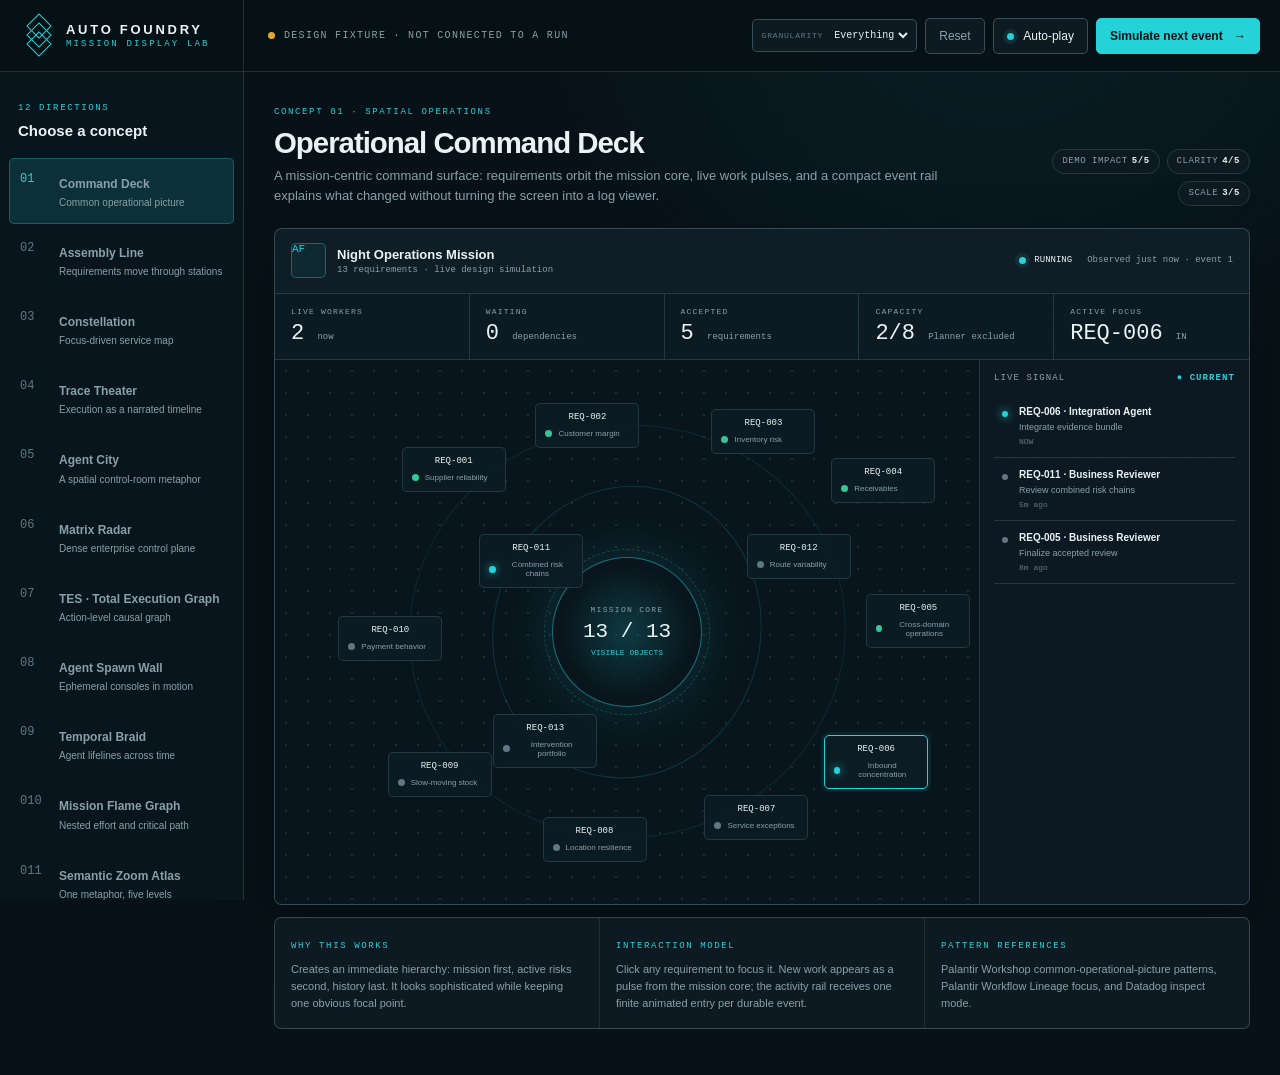
<file: apps/control_center_design_lab/index.html>
<!doctype html>
<html lang="en">
<head>
  <meta charset="utf-8">
  <meta name="viewport" content="width=device-width, initial-scale=1">
  <title>Auto Foundry — Mission Display Design Lab</title>
  <link rel="stylesheet" href="styles.css">
</head>
<body>
  <div class="app-shell">
    <header class="topbar">
      <div class="brand">
        <span class="brand-mark" aria-hidden="true"><i></i><i></i><i></i></span>
        <div>
          <strong>AUTO FOUNDRY</strong>
          <span>MISSION DISPLAY LAB</span>
        </div>
      </div>
      <div class="fixture-note">
        <span class="fixture-dot"></span>
        DESIGN FIXTURE · NOT CONNECTED TO A RUN
      </div>
      <div class="simulation-controls">
        <label class="granularity-control" for="granularity-select">
          <span>GRANULARITY</span>
          <select id="granularity-select" aria-label="Graph granularity">
            <option value="everything" selected>Everything</option>
            <option value="signal">Signal</option>
          </select>
        </label>
        <button class="quiet-button" id="reset-button" type="button">Reset</button>
        <button class="quiet-button is-active" id="autoplay-button" type="button" aria-pressed="true">
          <span class="live-dot"></span> Auto-play
        </button>
        <button class="primary-button" id="next-button" type="button">Simulate next event <span>→</span></button>
      </div>
    </header>

    <aside class="concept-nav" aria-label="Design concepts">
      <div class="nav-heading">
        <span>12 DIRECTIONS</span>
        <strong>Choose a concept</strong>
      </div>
      <div id="concept-list"></div>
      <div class="nav-footer">
        <span>Shared fixture</span>
        <strong>13 requirements · shared event sequence · capacity 8</strong>
      </div>
    </aside>

    <main class="workspace">
      <section class="concept-header">
        <div>
          <span class="eyebrow" id="concept-kicker"></span>
          <h1 id="concept-title"></h1>
          <p id="concept-description"></p>
        </div>
        <div class="score-row" id="score-row"></div>
      </section>

      <section class="demo-frame">
        <div class="frame-topline">
          <div class="mission-title">
            <span class="mission-avatar">AF</span>
            <div>
              <strong>Night Operations Mission</strong>
              <span>13 requirements · live design simulation</span>
            </div>
          </div>
          <div class="frame-status">
            <span><i class="status-running"></i> RUNNING</span>
            <span id="sim-clock">Observed just now</span>
          </div>
        </div>
        <div class="concept-stage" id="concept-stage" aria-live="polite"></div>
      </section>

      <section class="concept-rationale">
        <div>
          <span class="eyebrow">WHY THIS WORKS</span>
          <p id="concept-rationale"></p>
        </div>
        <div>
          <span class="eyebrow">INTERACTION MODEL</span>
          <p id="concept-interaction"></p>
        </div>
        <div>
          <span class="eyebrow">PATTERN REFERENCES</span>
          <p id="concept-reference"></p>
        </div>
      </section>
    </main>
  </div>
  <script src="app.js"></script>
</body>
</html>
</file>
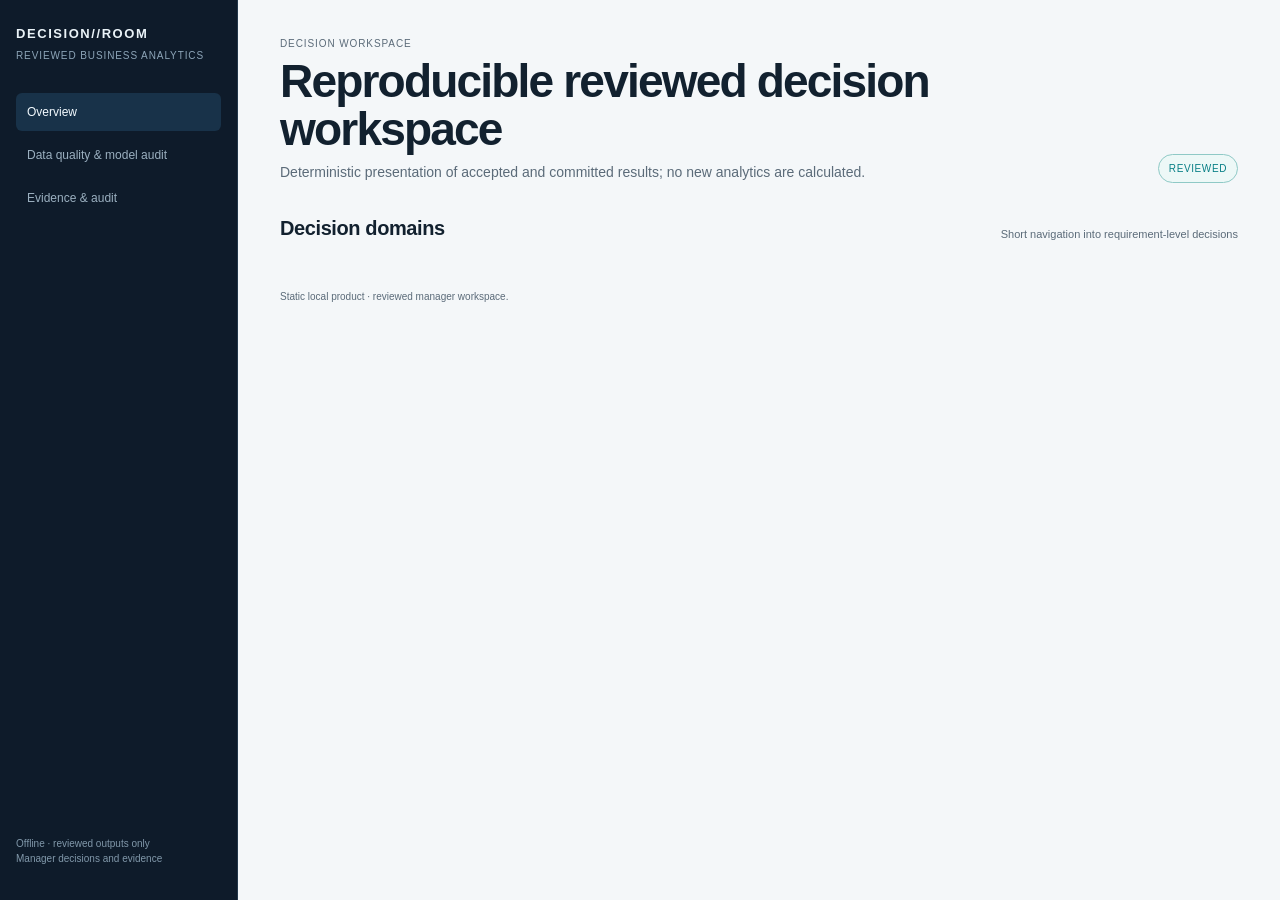
<file: runs/RUN-2192ca59eb4a4718/products/repro_dashboard_v4/site/index.html>
<!doctype html>
<html lang="en"><head><meta charset="utf-8"><meta name="viewport" content="width=device-width,initial-scale=1"><title>Reproducible reviewed decision workspace</title><link rel="stylesheet" href="assets/dashboard.css"><link rel="icon" href="assets/favicon.svg" type="image/svg+xml"></head>
<body><div class="shell"><aside class="rail"><a class="brand" href="index.html"><strong>DECISION//ROOM</strong><small>reviewed business analytics</small></a><nav class="nav" aria-label="Dashboard pages"><a href="index.html" aria-current="page">Overview</a><a href="data-quality-audit.html">Data quality &amp; model audit</a><a href="evidence.html">Evidence &amp; audit</a></nav><p class="rail-note">Offline · reviewed outputs only<br>Manager decisions and evidence</p></aside><main class="content"><header class="hero"><div><span class="eyebrow">Decision workspace</span><h1>Reproducible reviewed decision workspace</h1><p>Deterministic presentation of accepted and committed results; no new analytics are calculated.</p></div><span class="status">Reviewed</span></header><section class="section-head overview-heading"><h2>Decision domains</h2><p>Short navigation into requirement-level decisions</p></section><section class="domain-grid"></section><footer class="footer">Static local product · reviewed manager workspace.</footer></main></div></body></html>
</file>
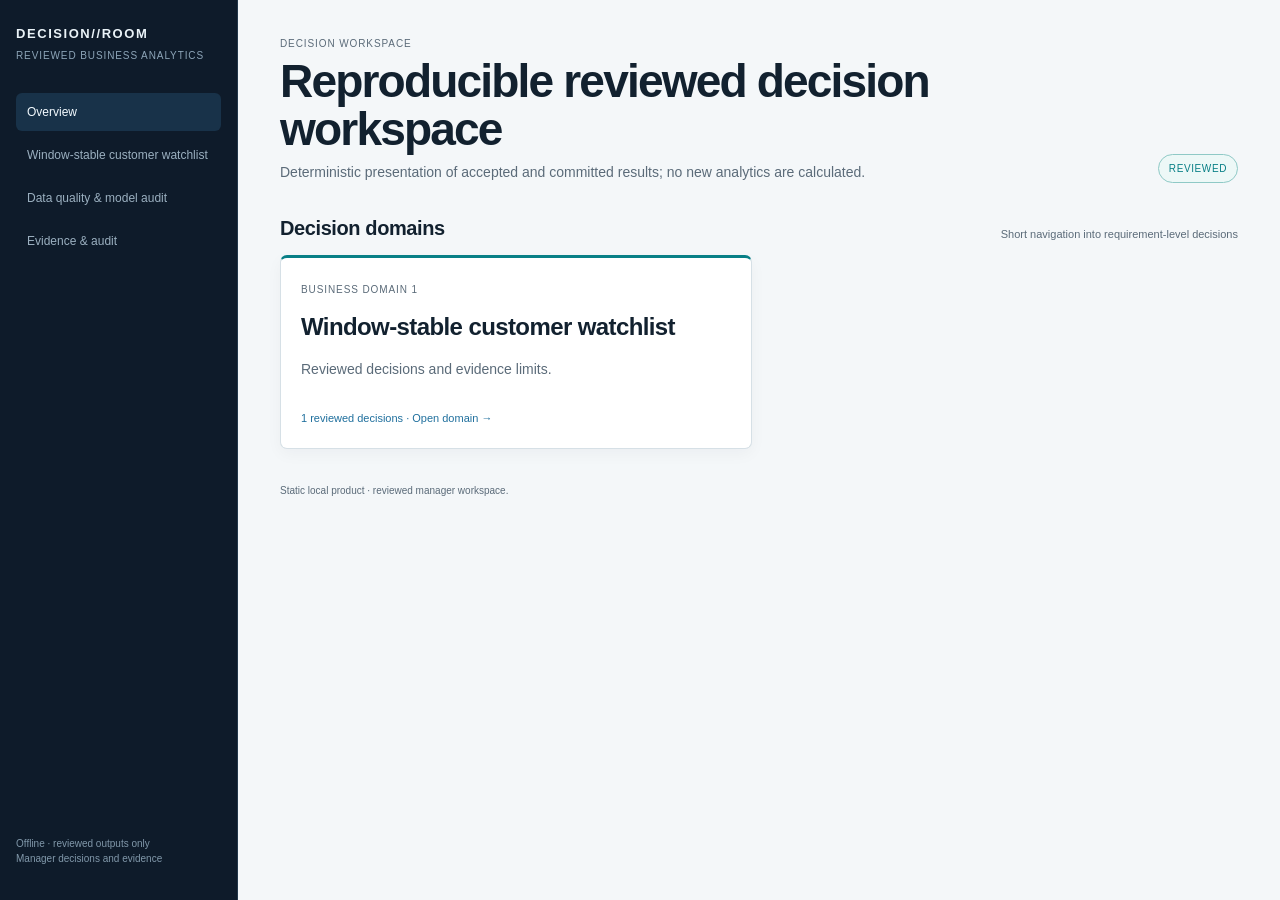
<file: runs/RUN-2192ca59eb4a4718/products/repro_dashboard_v4_final/site/index.html>
<!doctype html>
<html lang="en"><head><meta charset="utf-8"><meta name="viewport" content="width=device-width,initial-scale=1"><title>Reproducible reviewed decision workspace</title><link rel="stylesheet" href="assets/dashboard.css"><link rel="icon" href="assets/favicon.svg" type="image/svg+xml"></head>
<body><div class="shell"><aside class="rail"><a class="brand" href="index.html"><strong>DECISION//ROOM</strong><small>reviewed business analytics</small></a><nav class="nav" aria-label="Dashboard pages"><a href="index.html" aria-current="page">Overview</a><a href="domains/group-01.html">Window-stable customer watchlist</a><a href="data-quality-audit.html">Data quality &amp; model audit</a><a href="evidence.html">Evidence &amp; audit</a></nav><p class="rail-note">Offline · reviewed outputs only<br>Manager decisions and evidence</p></aside><main class="content"><header class="hero"><div><span class="eyebrow">Decision workspace</span><h1>Reproducible reviewed decision workspace</h1><p>Deterministic presentation of accepted and committed results; no new analytics are calculated.</p></div><span class="status">Reviewed</span></header><section class="section-head overview-heading"><h2>Decision domains</h2><p>Short navigation into requirement-level decisions</p></section><section class="domain-grid"><a class="domain-card" href="domains/group-01.html"><span class="eyebrow">Business domain 1</span><h2>Window-stable customer watchlist</h2><p>Reviewed decisions and evidence limits.</p><span class="count">1 reviewed decisions · Open domain →</span></a></section><footer class="footer">Static local product · reviewed manager workspace.</footer></main></div></body></html>
</file>
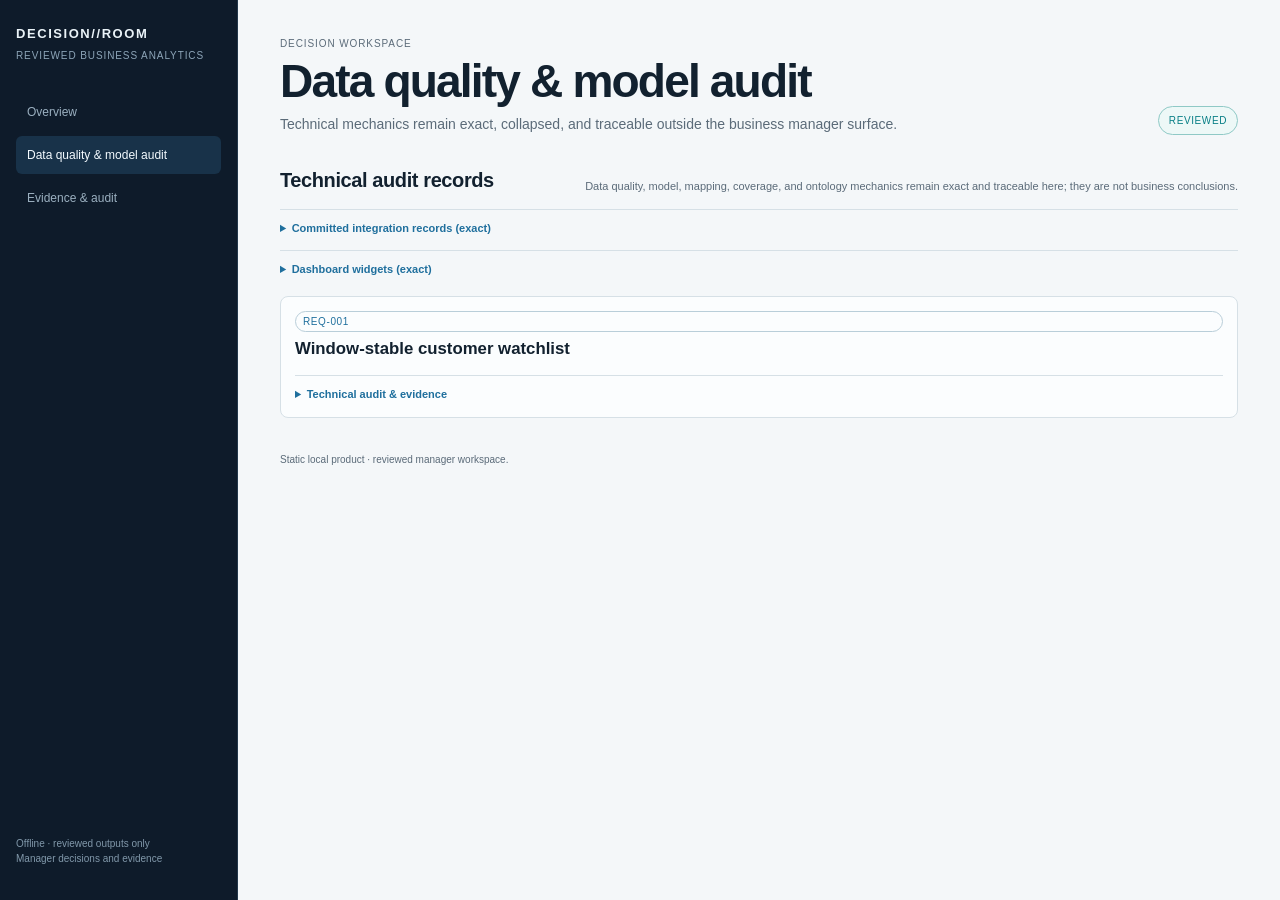
<file: runs/RUN-2192ca59eb4a4718/products/repro_dashboard_v4/site/data-quality-audit.html>
<!doctype html>
<html lang="en"><head><meta charset="utf-8"><meta name="viewport" content="width=device-width,initial-scale=1"><title>Data quality &amp; model audit</title><link rel="stylesheet" href="assets/dashboard.css"><link rel="icon" href="assets/favicon.svg" type="image/svg+xml"></head>
<body><div class="shell"><aside class="rail"><a class="brand" href="index.html"><strong>DECISION//ROOM</strong><small>reviewed business analytics</small></a><nav class="nav" aria-label="Dashboard pages"><a href="index.html">Overview</a><a href="data-quality-audit.html" aria-current="page">Data quality &amp; model audit</a><a href="evidence.html">Evidence &amp; audit</a></nav><p class="rail-note">Offline · reviewed outputs only<br>Manager decisions and evidence</p></aside><main class="content"><header class="hero"><div><span class="eyebrow">Decision workspace</span><h1>Data quality &amp; model audit</h1><p>Technical mechanics remain exact, collapsed, and traceable outside the business manager surface.</p></div><span class="status">Reviewed</span></header><section class="section-head"><h2>Technical audit records</h2><p>Data quality, model, mapping, coverage, and ontology mechanics remain exact and traceable here; they are not business conclusions.</p></section><details class="technical-audit"><summary>Committed integration records (exact)</summary><article class="audit-entry audit-record-entry"><h4>metric-req001-main-watchlist-180d</h4><div class="audit-record-meta">REQ-001 · metric · REQ-001-metric-req001-main-watchlist-180d · <a class="trace-link" href="evidence.html#trace-answer_content.json">answer_content.json</a> <a class="trace-link" href="evidence.html#trace-requirements-REQ-001-accepted-answer_content.json">requirements/REQ-001/accepted/answer_content.json</a> <a class="trace-link" href="evidence.html#trace-requirements-REQ-001-accepted-manifest.json">requirements/REQ-001/accepted/manifest.json</a> <a class="trace-link" href="evidence.html#trace-requirements-REQ-001-integration-committed-manifest.json">requirements/REQ-001/integration/committed/manifest.json</a> <a class="trace-link" href="evidence.html#trace-requirements-REQ-001-integration-committed-records.jsonl">requirements/REQ-001/integration/committed/records.jsonl</a> <a class="trace-link" href="evidence.html#trace-work-evidence.jsonl">work/evidence.jsonl</a> <a class="trace-link" href="evidence.html#trace-work-watchlist_analysis.json">work/watchlist_analysis.json</a> <a class="trace-link" href="evidence.html#trace-work-watchlist_projection.json">work/watchlist_projection.json</a></div><h5>Committed record payload (exact)</h5><pre class="raw-audit committed-record-payload">{
  &quot;as_of&quot;: &quot;2020-06-29&quot;,
  &quot;complaint_led_customers&quot;: 83,
  &quot;criteria&quot;: &quot;prior_orders &gt; 0; recent_orders &lt; prior_orders; at least one adverse component increase&quot;,
  &quot;delay_or_expedite_led_customers&quot;: 100,
  &quot;grain&quot;: &quot;customer&quot;,
  &quot;label&quot;: &quot;Main 180-day adverse/order-decline watchlist&quot;,
  &quot;late_shipment_growth_led_customers&quot;: 0,
  &quot;metric_id&quot;: &quot;metric-req001-main-watchlist-180d&quot;,
  &quot;payment_reminder_led_customers&quot;: 0,
  &quot;prior_period&quot;: {
    &quot;end&quot;: &quot;2020-01-01&quot;,
    &quot;start&quot;: &quot;2019-07-06&quot;
  },
  &quot;recent_period&quot;: {
    &quot;end&quot;: &quot;2020-06-29&quot;,
    &quot;start&quot;: &quot;2020-01-02&quot;
  },
  &quot;unit&quot;: &quot;customers&quot;,
  &quot;value&quot;: 183,
  &quot;window_days&quot;: 180
}</pre></article><article class="audit-entry audit-record-entry"><h4>metric-req001-stable-core-90d</h4><div class="audit-record-meta">REQ-001 · metric · REQ-001-metric-req001-stable-core-90d · <a class="trace-link" href="evidence.html#trace-answer_content.json">answer_content.json</a> <a class="trace-link" href="evidence.html#trace-requirements-REQ-001-accepted-answer_content.json">requirements/REQ-001/accepted/answer_content.json</a> <a class="trace-link" href="evidence.html#trace-requirements-REQ-001-accepted-manifest.json">requirements/REQ-001/accepted/manifest.json</a> <a class="trace-link" href="evidence.html#trace-requirements-REQ-001-integration-committed-manifest.json">requirements/REQ-001/integration/committed/manifest.json</a> <a class="trace-link" href="evidence.html#trace-requirements-REQ-001-integration-committed-records.jsonl">requirements/REQ-001/integration/committed/records.jsonl</a> <a class="trace-link" href="evidence.html#trace-work-evidence.jsonl">work/evidence.jsonl</a> <a class="trace-link" href="evidence.html#trace-work-watchlist_analysis.json">work/watchlist_analysis.json</a> <a class="trace-link" href="evidence.html#trace-work-watchlist_projection.json">work/watchlist_projection.json</a></div><h5>Committed record payload (exact)</h5><pre class="raw-audit committed-record-payload">{
  &quot;as_of&quot;: &quot;2020-06-29&quot;,
  &quot;grain&quot;: &quot;customer&quot;,
  &quot;interpretation&quot;: &quot;descriptive stability under a shorter horizon, not validated future churn&quot;,
  &quot;label&quot;: &quot;90-day window-stable core watchlist&quot;,
  &quot;main_retained_share&quot;: 0.20765,
  &quot;main_watchlist_customers&quot;: 183,
  &quot;metric_id&quot;: &quot;metric-req001-stable-core-90d&quot;,
  &quot;stable_high_priority_customers&quot;: 11,
  &quot;unit&quot;: &quot;customers&quot;,
  &quot;value&quot;: 38,
  &quot;window_days&quot;: 90
}</pre></article><article class="audit-entry audit-record-entry"><h4>metric-req001-customer-key-join</h4><div class="audit-record-meta">REQ-001 · metric · REQ-001-metric-req001-customer-key-join · <a class="trace-link" href="evidence.html#trace-answer_content.json">answer_content.json</a> <a class="trace-link" href="evidence.html#trace-requirements-REQ-001-accepted-answer_content.json">requirements/REQ-001/accepted/answer_content.json</a> <a class="trace-link" href="evidence.html#trace-requirements-REQ-001-accepted-manifest.json">requirements/REQ-001/accepted/manifest.json</a> <a class="trace-link" href="evidence.html#trace-requirements-REQ-001-integration-committed-manifest.json">requirements/REQ-001/integration/committed/manifest.json</a> <a class="trace-link" href="evidence.html#trace-requirements-REQ-001-integration-committed-records.jsonl">requirements/REQ-001/integration/committed/records.jsonl</a> <a class="trace-link" href="evidence.html#trace-work-analytical_relationships.jsonl">work/analytical_relationships.jsonl</a> <a class="trace-link" href="evidence.html#trace-work-evidence.jsonl">work/evidence.jsonl</a></div><h5>Committed record payload (exact)</h5><pre class="raw-audit committed-record-payload">{
  &quot;ambiguous_sales_documents_excluded&quot;: 0,
  &quot;as_of&quot;: &quot;2020-06-29&quot;,
  &quot;grain&quot;: &quot;customer key&quot;,
  &quot;join_rule&quot;: &quot;all_communications.customer_id = erp_transactions.SOLDTOPARTY&quot;,
  &quot;label&quot;: &quot;Exact customer-key join coverage&quot;,
  &quot;metric_id&quot;: &quot;metric-req001-customer-key-join&quot;,
  &quot;source_coverage&quot;: 1.0,
  &quot;source_population&quot;: 13155,
  &quot;target_coverage&quot;: 1.0,
  &quot;target_population&quot;: 13155,
  &quot;unit&quot;: &quot;matched customers&quot;,
  &quot;value&quot;: 13155
}</pre></article><article class="audit-entry audit-record-entry"><h4>relationship-req001-customer-communication-erp</h4><div class="audit-record-meta">REQ-001 · relationship · REQ-001-relationship-coverage · <a class="trace-link" href="evidence.html#trace-answer_content.json">answer_content.json</a> <a class="trace-link" href="evidence.html#trace-requirements-REQ-001-accepted-answer_content.json">requirements/REQ-001/accepted/answer_content.json</a> <a class="trace-link" href="evidence.html#trace-requirements-REQ-001-accepted-manifest.json">requirements/REQ-001/accepted/manifest.json</a> <a class="trace-link" href="evidence.html#trace-requirements-REQ-001-integration-committed-manifest.json">requirements/REQ-001/integration/committed/manifest.json</a> <a class="trace-link" href="evidence.html#trace-requirements-REQ-001-integration-committed-records.jsonl">requirements/REQ-001/integration/committed/records.jsonl</a> <a class="trace-link" href="evidence.html#trace-work-analytical_relationships.jsonl">work/analytical_relationships.jsonl</a> <a class="trace-link" href="evidence.html#trace-work-evidence.jsonl">work/evidence.jsonl</a></div><h5>Committed record payload (exact)</h5><pre class="raw-audit committed-record-payload">{
  &quot;analysis_relationship_id&quot;: &quot;REQ001-CUSTOMER-COMMUNICATION-ERP-EXACT&quot;,
  &quot;as_of&quot;: &quot;2020-06-29&quot;,
  &quot;audit_id&quot;: null,
  &quot;cardinality&quot;: &quot;one_to_one&quot;,
  &quot;date_authority&quot;: &quot;Communications timestamp for communication events; ERP CREATIONDATE for distinct sales-document activity; common analytical as-of is the earlier observed maximum.&quot;,
  &quot;evidence_refs&quot;: [
    &quot;REQ001-E1&quot;,
    &quot;watchlist_analysis.json&quot;
  ],
  &quot;join_keys&quot;: [
    {
      &quot;source_field&quot;: &quot;customer_id&quot;,
      &quot;target_field&quot;: &quot;SOLDTOPARTY&quot;
    }
  ],
  &quot;limitations&quot;: [
    &quot;This is an exact source-local customer-key relationship for REQ-001, not a canonical identity mapping beyond the selected sources.&quot;,
    &quot;Underlying event rows are many-to-customer and line-item-to-customer; one-to-one cardinality refers to the tested unique customer-key endpoints.&quot;
  ],
  &quot;matched_pairs&quot;: 13155,
  &quot;matched_source_count&quot;: 13155,
  &quot;matched_target_count&quot;: 13155,
  &quot;owner_ref&quot;: &quot;5bd9ba337c942b8ad2492a3b960ff8589955a4d14e94bea3952a66a9cc3a6b9a&quot;,
  &quot;relationship_id&quot;: &quot;REQ001-CUSTOMER-COMMUNICATION-ERP-EXACT&quot;,
  &quot;scope&quot;: &quot;requirement&quot;,
  &quot;source_coverage&quot;: 1.0,
  &quot;source_id&quot;: &quot;all_communications.parquet&quot;,
  &quot;source_population&quot;: 13155,
  &quot;target_coverage&quot;: 1.0,
  &quot;target_id&quot;: &quot;erp_transactions.parquet&quot;,
  &quot;target_population&quot;: 13155
}</pre></article><article class="audit-entry audit-record-entry"><h4>fact-req001-watchlist-overview</h4><div class="audit-record-meta">REQ-001 · dashboard_fact · REQ-001-fact-req001-watchlist-overview · <a class="trace-link" href="evidence.html#trace-answer_content.json">answer_content.json</a> <a class="trace-link" href="evidence.html#trace-requirements-REQ-001-accepted-answer_content.json">requirements/REQ-001/accepted/answer_content.json</a> <a class="trace-link" href="evidence.html#trace-requirements-REQ-001-accepted-manifest.json">requirements/REQ-001/accepted/manifest.json</a> <a class="trace-link" href="evidence.html#trace-requirements-REQ-001-integration-committed-manifest.json">requirements/REQ-001/integration/committed/manifest.json</a> <a class="trace-link" href="evidence.html#trace-requirements-REQ-001-integration-committed-records.jsonl">requirements/REQ-001/integration/committed/records.jsonl</a> <a class="trace-link" href="evidence.html#trace-work-evidence.jsonl">work/evidence.jsonl</a> <a class="trace-link" href="evidence.html#trace-work-watchlist_analysis.json">work/watchlist_analysis.json</a> <a class="trace-link" href="evidence.html#trace-work-watchlist_projection.json">work/watchlist_projection.json</a></div><h5>Committed record payload (exact)</h5><pre class="raw-audit committed-record-payload">{
  &quot;as_of&quot;: &quot;2020-06-29&quot;,
  &quot;fact_id&quot;: &quot;fact-req001-watchlist-overview&quot;,
  &quot;fact_type&quot;: &quot;watchlist_overview&quot;,
  &quot;main_watchlist_customers&quot;: 183,
  &quot;metric_ids&quot;: [
    &quot;metric-req001-main-watchlist-180d&quot;,
    &quot;metric-req001-stable-core-90d&quot;
  ],
  &quot;secondary_review_pool_customers&quot;: 145,
  &quot;stable_core_customers&quot;: 38,
  &quot;stable_high_priority_customers&quot;: 11,
  &quot;title&quot;: &quot;Window-stable customer watchlist&quot;,
  &quot;visual_id&quot;: &quot;REQ001-V3&quot;
}</pre></article><article class="audit-entry audit-record-entry"><h4>fact-req001-signal-breakdown</h4><div class="audit-record-meta">REQ-001 · dashboard_fact · REQ-001-fact-req001-signal-breakdown · <a class="trace-link" href="evidence.html#trace-answer_content.json">answer_content.json</a> <a class="trace-link" href="evidence.html#trace-requirements-REQ-001-accepted-answer_content.json">requirements/REQ-001/accepted/answer_content.json</a> <a class="trace-link" href="evidence.html#trace-requirements-REQ-001-accepted-manifest.json">requirements/REQ-001/accepted/manifest.json</a> <a class="trace-link" href="evidence.html#trace-requirements-REQ-001-integration-committed-manifest.json">requirements/REQ-001/integration/committed/manifest.json</a> <a class="trace-link" href="evidence.html#trace-requirements-REQ-001-integration-committed-records.jsonl">requirements/REQ-001/integration/committed/records.jsonl</a> <a class="trace-link" href="evidence.html#trace-work-evidence.jsonl">work/evidence.jsonl</a> <a class="trace-link" href="evidence.html#trace-work-watchlist_analysis.json">work/watchlist_analysis.json</a></div><h5>Committed record payload (exact)</h5><pre class="raw-audit committed-record-payload">{
  &quot;as_of&quot;: &quot;2020-06-29&quot;,
  &quot;complaint_led_customers&quot;: 83,
  &quot;delay_or_expedite_led_customers&quot;: 100,
  &quot;fact_id&quot;: &quot;fact-req001-signal-breakdown&quot;,
  &quot;fact_type&quot;: &quot;signal_breakdown&quot;,
  &quot;late_shipment_growth_led_customers&quot;: 0,
  &quot;metric_ids&quot;: [
    &quot;metric-req001-main-watchlist-180d&quot;
  ],
  &quot;payment_reminder_led_customers&quot;: 0,
  &quot;title&quot;: &quot;Order decline versus adverse-signal growth&quot;,
  &quot;visual_id&quot;: &quot;REQ001-V2&quot;
}</pre></article><article class="audit-entry audit-record-entry"><h4>fact-req001-join-coverage</h4><div class="audit-record-meta">REQ-001 · dashboard_fact · REQ-001-fact-req001-join-coverage · <a class="trace-link" href="evidence.html#trace-answer_content.json">answer_content.json</a> <a class="trace-link" href="evidence.html#trace-requirements-REQ-001-accepted-answer_content.json">requirements/REQ-001/accepted/answer_content.json</a> <a class="trace-link" href="evidence.html#trace-requirements-REQ-001-accepted-manifest.json">requirements/REQ-001/accepted/manifest.json</a> <a class="trace-link" href="evidence.html#trace-requirements-REQ-001-integration-committed-manifest.json">requirements/REQ-001/integration/committed/manifest.json</a> <a class="trace-link" href="evidence.html#trace-requirements-REQ-001-integration-committed-records.jsonl">requirements/REQ-001/integration/committed/records.jsonl</a> <a class="trace-link" href="evidence.html#trace-work-analytical_relationships.jsonl">work/analytical_relationships.jsonl</a> <a class="trace-link" href="evidence.html#trace-work-evidence.jsonl">work/evidence.jsonl</a></div><h5>Committed record payload (exact)</h5><pre class="raw-audit committed-record-payload">{
  &quot;as_of&quot;: &quot;2020-06-29&quot;,
  &quot;fact_id&quot;: &quot;fact-req001-join-coverage&quot;,
  &quot;fact_type&quot;: &quot;join_quality&quot;,
  &quot;join_rule&quot;: &quot;customer_id = SOLDTOPARTY&quot;,
  &quot;matched_customers&quot;: 13155,
  &quot;metric_ids&quot;: [
    &quot;metric-req001-customer-key-join&quot;
  ],
  &quot;source_coverage&quot;: 1.0,
  &quot;source_customers&quot;: 13155,
  &quot;target_coverage&quot;: 1.0,
  &quot;target_customers&quot;: 13155,
  &quot;title&quot;: &quot;Exact customer-key join coverage&quot;
}</pre></article></details><details class="technical-audit"><summary>Dashboard widgets (exact)</summary><article class="audit-entry audit-widget-entry" id="audit-widget-REQ-001-fact-req001-join-coverage"><h4>REQ-001-fact-req001-join-coverage</h4><div class="audit-record-meta">Requirement: REQ-001 · Records: fact-req001-join-coverage · <a class="trace-link" href="evidence.html#trace-answer_content.json">answer_content.json</a> <a class="trace-link" href="evidence.html#trace-requirements-REQ-001-accepted-answer_content.json">requirements/REQ-001/accepted/answer_content.json</a> <a class="trace-link" href="evidence.html#trace-requirements-REQ-001-accepted-manifest.json">requirements/REQ-001/accepted/manifest.json</a> <a class="trace-link" href="evidence.html#trace-requirements-REQ-001-integration-committed-manifest.json">requirements/REQ-001/integration/committed/manifest.json</a> <a class="trace-link" href="evidence.html#trace-requirements-REQ-001-integration-committed-records.jsonl">requirements/REQ-001/integration/committed/records.jsonl</a> <a class="trace-link" href="evidence.html#trace-work-analytical_relationships.jsonl">work/analytical_relationships.jsonl</a> <a class="trace-link" href="evidence.html#trace-work-evidence.jsonl">work/evidence.jsonl</a></div><h5>Widget snapshot (exact)</h5><pre class="raw-audit widget-snapshot">{
  &quot;accepted_content_hash&quot;: &quot;83d7d776b699042b95e5a42f44dc95bf51a080c16cc308af6a38d12ab42c7e18&quot;,
  &quot;as_of&quot;: &quot;2020-06-29&quot;,
  &quot;audit_payload&quot;: {
    &quot;as_of&quot;: &quot;2020-06-29&quot;,
    &quot;fact_id&quot;: &quot;fact-req001-join-coverage&quot;,
    &quot;fact_type&quot;: &quot;join_quality&quot;,
    &quot;join_rule&quot;: &quot;customer_id = SOLDTOPARTY&quot;,
    &quot;matched_customers&quot;: 13155,
    &quot;metric_ids&quot;: [
      &quot;metric-req001-customer-key-join&quot;
    ],
    &quot;source_coverage&quot;: 1.0,
    &quot;source_customers&quot;: 13155,
    &quot;target_coverage&quot;: 1.0,
    &quot;target_customers&quot;: 13155,
    &quot;title&quot;: &quot;Exact customer-key join coverage&quot;
  },
  &quot;dashboard_fact&quot;: true,
  &quot;domain_id&quot;: &quot;group-01&quot;,
  &quot;evidence_refs&quot;: [
    &quot;work/evidence.jsonl&quot;,
    &quot;work/analytical_relationships.jsonl&quot;,
    &quot;answer_content.json&quot;
  ],
  &quot;id&quot;: &quot;REQ-001-fact-req001-join-coverage&quot;,
  &quot;integration_record_hash&quot;: &quot;b3212c61625d087d2185a54b8fa51494f6c3fddc16aca34807eada8d38e018a4&quot;,
  &quot;integration_record_id&quot;: &quot;fact-req001-join-coverage&quot;,
  &quot;integration_record_ref&quot;: &quot;requirements/REQ-001/integration/committed/records.jsonl&quot;,
  &quot;limitations&quot;: [
    &quot;Delay/expedite communications are an operational-risk proxy and do not prove an actual late delivery.&quot;,
    &quot;Communication keyword rules can create false positives and false negatives.&quot;,
    &quot;Only 38 of 183 main-window customers remain under the 90-day sensitivity window.&quot;,
    &quot;The high tier is a prioritization rule (&gt;=25% order decline and &gt;=3 positive adverse growth points), not a probability.&quot;,
    &quot;Message IDs are reused in the synthetic source; exact event rows, not message_id alone, were deduplicated.&quot;
  ],
  &quot;manager_admission&quot;: {
    &quot;plan_membership&quot;: false,
    &quot;policy&quot;: &quot;explicit_business_presentation_plan&quot;,
    &quot;presentation_audience&quot;: &quot;technical_audit&quot;,
    &quot;requirement_status&quot;: &quot;audit_only&quot;,
    &quot;role&quot;: &quot;technical_audit&quot;,
    &quot;status&quot;: &quot;audit_only&quot;
  },
  &quot;manager_anchor&quot;: &quot;REQ-001-support_metric-1&quot;,
  &quot;manager_rows&quot;: [
    {
      &quot;Label&quot;: &quot;Reviewed detail&quot;,
      &quot;Value&quot;: &quot;See technical audit&quot;
    }
  ],
  &quot;presentation_audience&quot;: &quot;technical_audit&quot;,
  &quot;presentation_role&quot;: &quot;support_metric&quot;,
  &quot;presentation_tier&quot;: &quot;audit&quot;,
  &quot;requirement_id&quot;: &quot;REQ-001&quot;,
  &quot;requirement_limitations&quot;: [
    &quot;Delay/expedite communications are an operational-risk proxy and do not prove an actual late delivery&quot;,
    &quot;Urgent expedite messages are an operational-risk proxy, not proof of late delivery&quot;
  ],
  &quot;requirement_order&quot;: 1,
  &quot;requirement_scope&quot;: &quot;Какие клиенты одновременно демонстрируют снижение заказной активности и рост жалоб, задержек или payment-reminder communications? Сформируй объяснимый watchlist, но не называй его доказанным churn prediction.\n\n│   ├── all_communications.parquet     [151,673 emails - 6.9 MB]\n\n│   ├── erp_transactions.parquet       [1.9M transactions - 40.8 MB]\n\n│   ├── sales_documents.parquet        [243K headers - 7.1 MB]\n\n│   ├── sales_items.parquet            [1.9M line items - 28.4 MB]\n\n- **Linked data**: All files connected via SALESDOCUMENT and customer_id\n\n- **Time-synchronized**: Chronologically consistent 2019-2020 data\n\n- **Discovery-oriented**: Patterns embedded in content, not labels\n\nAll enhancements are synthetic but modeled on real-world communication and ERP logic.&quot;,
  &quot;requirement_title&quot;: &quot;Window-stable customer watchlist&quot;,
  &quot;review_status&quot;: &quot;accepted_and_integrated&quot;,
  &quot;reviewed_item_ref&quot;: &quot;requirements/REQ-001/accepted/manifest.json&quot;,
  &quot;reviewed_output_ref&quot;: &quot;requirements/REQ-001/accepted/answer_content.json&quot;,
  &quot;rows&quot;: [
    {
      &quot;Label&quot;: &quot;Reviewed detail&quot;,
      &quot;Value&quot;: &quot;See technical audit&quot;
    }
  ],
  &quot;takeaway&quot;: &quot;Устойчивый основной watchlist: 38 клиентов&quot;,
  &quot;title&quot;: &quot;Exact customer-key join coverage&quot;,
  &quot;trace_refs&quot;: [
    &quot;requirements/REQ-001/accepted/manifest.json&quot;,
    &quot;requirements/REQ-001/accepted/answer_content.json&quot;,
    &quot;requirements/REQ-001/integration/committed/manifest.json&quot;,
    &quot;requirements/REQ-001/integration/committed/records.jsonl&quot;
  ],
  &quot;type&quot;: &quot;status_table&quot;
}</pre></article><article class="audit-entry audit-widget-entry" id="audit-widget-REQ-001-fact-req001-signal-breakdown"><h4>REQ-001-fact-req001-signal-breakdown</h4><div class="audit-record-meta">Requirement: REQ-001 · Records: fact-req001-signal-breakdown · <a class="trace-link" href="evidence.html#trace-answer_content.json">answer_content.json</a> <a class="trace-link" href="evidence.html#trace-requirements-REQ-001-accepted-answer_content.json">requirements/REQ-001/accepted/answer_content.json</a> <a class="trace-link" href="evidence.html#trace-requirements-REQ-001-accepted-manifest.json">requirements/REQ-001/accepted/manifest.json</a> <a class="trace-link" href="evidence.html#trace-requirements-REQ-001-integration-committed-manifest.json">requirements/REQ-001/integration/committed/manifest.json</a> <a class="trace-link" href="evidence.html#trace-requirements-REQ-001-integration-committed-records.jsonl">requirements/REQ-001/integration/committed/records.jsonl</a> <a class="trace-link" href="evidence.html#trace-work-evidence.jsonl">work/evidence.jsonl</a> <a class="trace-link" href="evidence.html#trace-work-watchlist_analysis.json">work/watchlist_analysis.json</a></div><h5>Widget snapshot (exact)</h5><pre class="raw-audit widget-snapshot">{
  &quot;accepted_content_hash&quot;: &quot;83d7d776b699042b95e5a42f44dc95bf51a080c16cc308af6a38d12ab42c7e18&quot;,
  &quot;as_of&quot;: &quot;2020-06-29&quot;,
  &quot;audit_payload&quot;: {
    &quot;as_of&quot;: &quot;2020-06-29&quot;,
    &quot;complaint_led_customers&quot;: 83,
    &quot;delay_or_expedite_led_customers&quot;: 100,
    &quot;fact_id&quot;: &quot;fact-req001-signal-breakdown&quot;,
    &quot;fact_type&quot;: &quot;signal_breakdown&quot;,
    &quot;late_shipment_growth_led_customers&quot;: 0,
    &quot;metric_ids&quot;: [
      &quot;metric-req001-main-watchlist-180d&quot;
    ],
    &quot;payment_reminder_led_customers&quot;: 0,
    &quot;title&quot;: &quot;Order decline versus adverse-signal growth&quot;,
    &quot;visual_id&quot;: &quot;REQ001-V2&quot;
  },
  &quot;dashboard_fact&quot;: true,
  &quot;domain_id&quot;: &quot;group-01&quot;,
  &quot;evidence_refs&quot;: [
    &quot;work/evidence.jsonl&quot;,
    &quot;work/watchlist_analysis.json&quot;,
    &quot;answer_content.json&quot;
  ],
  &quot;id&quot;: &quot;REQ-001-fact-req001-signal-breakdown&quot;,
  &quot;integration_record_hash&quot;: &quot;7645f6d502d3b6269ae8d7789670292e72b556eba83c47b1a9f108e6934973e3&quot;,
  &quot;integration_record_id&quot;: &quot;fact-req001-signal-breakdown&quot;,
  &quot;integration_record_ref&quot;: &quot;requirements/REQ-001/integration/committed/records.jsonl&quot;,
  &quot;limitations&quot;: [
    &quot;Delay/expedite communications are an operational-risk proxy and do not prove an actual late delivery.&quot;,
    &quot;Communication keyword rules can create false positives and false negatives.&quot;,
    &quot;Only 38 of 183 main-window customers remain under the 90-day sensitivity window.&quot;,
    &quot;The high tier is a prioritization rule (&gt;=25% order decline and &gt;=3 positive adverse growth points), not a probability.&quot;,
    &quot;Message IDs are reused in the synthetic source; exact event rows, not message_id alone, were deduplicated.&quot;
  ],
  &quot;manager_admission&quot;: {
    &quot;plan_membership&quot;: false,
    &quot;policy&quot;: &quot;explicit_business_presentation_plan&quot;,
    &quot;presentation_audience&quot;: &quot;technical_audit&quot;,
    &quot;requirement_status&quot;: &quot;audit_only&quot;,
    &quot;role&quot;: &quot;technical_audit&quot;,
    &quot;status&quot;: &quot;audit_only&quot;
  },
  &quot;manager_anchor&quot;: &quot;REQ-001-support_metric-2&quot;,
  &quot;manager_rows&quot;: [
    {
      &quot;Label&quot;: &quot;Reviewed detail&quot;,
      &quot;Value&quot;: &quot;See technical audit&quot;
    }
  ],
  &quot;presentation_audience&quot;: &quot;technical_audit&quot;,
  &quot;presentation_role&quot;: &quot;support_metric&quot;,
  &quot;presentation_tier&quot;: &quot;audit&quot;,
  &quot;requirement_id&quot;: &quot;REQ-001&quot;,
  &quot;requirement_limitations&quot;: [
    &quot;Delay/expedite communications are an operational-risk proxy and do not prove an actual late delivery&quot;,
    &quot;Urgent expedite messages are an operational-risk proxy, not proof of late delivery&quot;
  ],
  &quot;requirement_order&quot;: 1,
  &quot;requirement_scope&quot;: &quot;Какие клиенты одновременно демонстрируют снижение заказной активности и рост жалоб, задержек или payment-reminder communications? Сформируй объяснимый watchlist, но не называй его доказанным churn prediction.\n\n│   ├── all_communications.parquet     [151,673 emails - 6.9 MB]\n\n│   ├── erp_transactions.parquet       [1.9M transactions - 40.8 MB]\n\n│   ├── sales_documents.parquet        [243K headers - 7.1 MB]\n\n│   ├── sales_items.parquet            [1.9M line items - 28.4 MB]\n\n- **Linked data**: All files connected via SALESDOCUMENT and customer_id\n\n- **Time-synchronized**: Chronologically consistent 2019-2020 data\n\n- **Discovery-oriented**: Patterns embedded in content, not labels\n\nAll enhancements are synthetic but modeled on real-world communication and ERP logic.&quot;,
  &quot;requirement_title&quot;: &quot;Window-stable customer watchlist&quot;,
  &quot;review_status&quot;: &quot;accepted_and_integrated&quot;,
  &quot;reviewed_item_ref&quot;: &quot;requirements/REQ-001/accepted/manifest.json&quot;,
  &quot;reviewed_output_ref&quot;: &quot;requirements/REQ-001/accepted/answer_content.json&quot;,
  &quot;rows&quot;: [
    {
      &quot;Label&quot;: &quot;Reviewed detail&quot;,
      &quot;Value&quot;: &quot;See technical audit&quot;
    }
  ],
  &quot;takeaway&quot;: &quot;Устойчивый основной watchlist: 38 клиентов&quot;,
  &quot;title&quot;: &quot;Order decline versus adverse-signal growth&quot;,
  &quot;trace_refs&quot;: [
    &quot;requirements/REQ-001/accepted/manifest.json&quot;,
    &quot;requirements/REQ-001/accepted/answer_content.json&quot;,
    &quot;requirements/REQ-001/integration/committed/manifest.json&quot;,
    &quot;requirements/REQ-001/integration/committed/records.jsonl&quot;
  ],
  &quot;type&quot;: &quot;status_table&quot;,
  &quot;visual_id&quot;: &quot;REQ001-V2&quot;
}</pre></article><article class="audit-entry audit-widget-entry" id="audit-widget-REQ-001-fact-req001-watchlist-overview"><h4>REQ-001-fact-req001-watchlist-overview</h4><div class="audit-record-meta">Requirement: REQ-001 · Records: fact-req001-watchlist-overview · <a class="trace-link" href="evidence.html#trace-answer_content.json">answer_content.json</a> <a class="trace-link" href="evidence.html#trace-requirements-REQ-001-accepted-answer_content.json">requirements/REQ-001/accepted/answer_content.json</a> <a class="trace-link" href="evidence.html#trace-requirements-REQ-001-accepted-manifest.json">requirements/REQ-001/accepted/manifest.json</a> <a class="trace-link" href="evidence.html#trace-requirements-REQ-001-integration-committed-manifest.json">requirements/REQ-001/integration/committed/manifest.json</a> <a class="trace-link" href="evidence.html#trace-requirements-REQ-001-integration-committed-records.jsonl">requirements/REQ-001/integration/committed/records.jsonl</a> <a class="trace-link" href="evidence.html#trace-work-evidence.jsonl">work/evidence.jsonl</a> <a class="trace-link" href="evidence.html#trace-work-watchlist_analysis.json">work/watchlist_analysis.json</a> <a class="trace-link" href="evidence.html#trace-work-watchlist_projection.json">work/watchlist_projection.json</a></div><h5>Widget snapshot (exact)</h5><pre class="raw-audit widget-snapshot">{
  &quot;accepted_content_hash&quot;: &quot;83d7d776b699042b95e5a42f44dc95bf51a080c16cc308af6a38d12ab42c7e18&quot;,
  &quot;as_of&quot;: &quot;2020-06-29&quot;,
  &quot;audit_payload&quot;: {
    &quot;as_of&quot;: &quot;2020-06-29&quot;,
    &quot;fact_id&quot;: &quot;fact-req001-watchlist-overview&quot;,
    &quot;fact_type&quot;: &quot;watchlist_overview&quot;,
    &quot;main_watchlist_customers&quot;: 183,
    &quot;metric_ids&quot;: [
      &quot;metric-req001-main-watchlist-180d&quot;,
      &quot;metric-req001-stable-core-90d&quot;
    ],
    &quot;secondary_review_pool_customers&quot;: 145,
    &quot;stable_core_customers&quot;: 38,
    &quot;stable_high_priority_customers&quot;: 11,
    &quot;title&quot;: &quot;Window-stable customer watchlist&quot;,
    &quot;visual_id&quot;: &quot;REQ001-V3&quot;
  },
  &quot;dashboard_fact&quot;: true,
  &quot;domain_id&quot;: &quot;group-01&quot;,
  &quot;evidence_refs&quot;: [
    &quot;work/evidence.jsonl&quot;,
    &quot;work/watchlist_analysis.json&quot;,
    &quot;work/watchlist_projection.json&quot;,
    &quot;answer_content.json&quot;
  ],
  &quot;id&quot;: &quot;REQ-001-fact-req001-watchlist-overview&quot;,
  &quot;integration_record_hash&quot;: &quot;ca69ecf2474bae609e545dcaec9765d503d394d1397e9eb2a527443ea8ef6eb7&quot;,
  &quot;integration_record_id&quot;: &quot;fact-req001-watchlist-overview&quot;,
  &quot;integration_record_ref&quot;: &quot;requirements/REQ-001/integration/committed/records.jsonl&quot;,
  &quot;limitations&quot;: [
    &quot;Delay/expedite communications are an operational-risk proxy and do not prove an actual late delivery.&quot;,
    &quot;Communication keyword rules can create false positives and false negatives.&quot;,
    &quot;Only 38 of 183 main-window customers remain under the 90-day sensitivity window.&quot;,
    &quot;The high tier is a prioritization rule (&gt;=25% order decline and &gt;=3 positive adverse growth points), not a probability.&quot;,
    &quot;Message IDs are reused in the synthetic source; exact event rows, not message_id alone, were deduplicated.&quot;
  ],
  &quot;manager_admission&quot;: {
    &quot;plan_membership&quot;: false,
    &quot;policy&quot;: &quot;explicit_business_presentation_plan&quot;,
    &quot;presentation_audience&quot;: &quot;technical_audit&quot;,
    &quot;requirement_status&quot;: &quot;audit_only&quot;,
    &quot;role&quot;: &quot;technical_audit&quot;,
    &quot;status&quot;: &quot;audit_only&quot;
  },
  &quot;manager_anchor&quot;: &quot;REQ-001-decision_view-3&quot;,
  &quot;manager_rows&quot;: [
    {
      &quot;Label&quot;: &quot;Reviewed detail&quot;,
      &quot;Value&quot;: &quot;See technical audit&quot;
    }
  ],
  &quot;presentation_audience&quot;: &quot;technical_audit&quot;,
  &quot;presentation_role&quot;: &quot;decision_view&quot;,
  &quot;presentation_tier&quot;: &quot;audit&quot;,
  &quot;requirement_id&quot;: &quot;REQ-001&quot;,
  &quot;requirement_limitations&quot;: [
    &quot;Delay/expedite communications are an operational-risk proxy and do not prove an actual late delivery&quot;,
    &quot;Urgent expedite messages are an operational-risk proxy, not proof of late delivery&quot;
  ],
  &quot;requirement_order&quot;: 1,
  &quot;requirement_scope&quot;: &quot;Какие клиенты одновременно демонстрируют снижение заказной активности и рост жалоб, задержек или payment-reminder communications? Сформируй объяснимый watchlist, но не называй его доказанным churn prediction.\n\n│   ├── all_communications.parquet     [151,673 emails - 6.9 MB]\n\n│   ├── erp_transactions.parquet       [1.9M transactions - 40.8 MB]\n\n│   ├── sales_documents.parquet        [243K headers - 7.1 MB]\n\n│   ├── sales_items.parquet            [1.9M line items - 28.4 MB]\n\n- **Linked data**: All files connected via SALESDOCUMENT and customer_id\n\n- **Time-synchronized**: Chronologically consistent 2019-2020 data\n\n- **Discovery-oriented**: Patterns embedded in content, not labels\n\nAll enhancements are synthetic but modeled on real-world communication and ERP logic.&quot;,
  &quot;requirement_title&quot;: &quot;Window-stable customer watchlist&quot;,
  &quot;review_status&quot;: &quot;accepted_and_integrated&quot;,
  &quot;reviewed_item_ref&quot;: &quot;requirements/REQ-001/accepted/manifest.json&quot;,
  &quot;reviewed_output_ref&quot;: &quot;requirements/REQ-001/accepted/answer_content.json&quot;,
  &quot;rows&quot;: [
    {
      &quot;Label&quot;: &quot;Reviewed detail&quot;,
      &quot;Value&quot;: &quot;See technical audit&quot;
    }
  ],
  &quot;takeaway&quot;: &quot;Устойчивый основной watchlist: 38 клиентов&quot;,
  &quot;title&quot;: &quot;Window-stable customer watchlist&quot;,
  &quot;trace_refs&quot;: [
    &quot;requirements/REQ-001/accepted/manifest.json&quot;,
    &quot;requirements/REQ-001/accepted/answer_content.json&quot;,
    &quot;requirements/REQ-001/integration/committed/manifest.json&quot;,
    &quot;requirements/REQ-001/integration/committed/records.jsonl&quot;
  ],
  &quot;type&quot;: &quot;status_table&quot;,
  &quot;visual_id&quot;: &quot;REQ001-V3&quot;
}</pre></article><article class="audit-entry audit-widget-entry" id="audit-widget-REQ-001-metric-req001-customer-key-join"><h4>REQ-001-metric-req001-customer-key-join</h4><div class="audit-record-meta">Requirement: REQ-001 · Records: metric-req001-customer-key-join · <a class="trace-link" href="evidence.html#trace-answer_content.json">answer_content.json</a> <a class="trace-link" href="evidence.html#trace-requirements-REQ-001-accepted-answer_content.json">requirements/REQ-001/accepted/answer_content.json</a> <a class="trace-link" href="evidence.html#trace-requirements-REQ-001-accepted-manifest.json">requirements/REQ-001/accepted/manifest.json</a> <a class="trace-link" href="evidence.html#trace-requirements-REQ-001-integration-committed-manifest.json">requirements/REQ-001/integration/committed/manifest.json</a> <a class="trace-link" href="evidence.html#trace-requirements-REQ-001-integration-committed-records.jsonl">requirements/REQ-001/integration/committed/records.jsonl</a> <a class="trace-link" href="evidence.html#trace-work-analytical_relationships.jsonl">work/analytical_relationships.jsonl</a> <a class="trace-link" href="evidence.html#trace-work-evidence.jsonl">work/evidence.jsonl</a></div><h5>Widget snapshot (exact)</h5><pre class="raw-audit widget-snapshot">{
  &quot;accepted_content_hash&quot;: &quot;83d7d776b699042b95e5a42f44dc95bf51a080c16cc308af6a38d12ab42c7e18&quot;,
  &quot;as_of&quot;: &quot;2020-06-29&quot;,
  &quot;audit_payload&quot;: {
    &quot;ambiguous_sales_documents_excluded&quot;: 0,
    &quot;as_of&quot;: &quot;2020-06-29&quot;,
    &quot;grain&quot;: &quot;customer key&quot;,
    &quot;join_rule&quot;: &quot;all_communications.customer_id = erp_transactions.SOLDTOPARTY&quot;,
    &quot;label&quot;: &quot;Exact customer-key join coverage&quot;,
    &quot;metric_id&quot;: &quot;metric-req001-customer-key-join&quot;,
    &quot;source_coverage&quot;: 1.0,
    &quot;source_population&quot;: 13155,
    &quot;target_coverage&quot;: 1.0,
    &quot;target_population&quot;: 13155,
    &quot;unit&quot;: &quot;matched customers&quot;,
    &quot;value&quot;: 13155
  },
  &quot;domain_id&quot;: &quot;group-01&quot;,
  &quot;evidence_refs&quot;: [
    &quot;work/evidence.jsonl&quot;,
    &quot;work/analytical_relationships.jsonl&quot;,
    &quot;answer_content.json&quot;
  ],
  &quot;grain&quot;: &quot;customer key&quot;,
  &quot;id&quot;: &quot;REQ-001-metric-req001-customer-key-join&quot;,
  &quot;integration_record_hash&quot;: &quot;0bf5e2cc74b5c37275b06c7a256a5a7c40993745d2a08b5e13ee932fb0b11cbc&quot;,
  &quot;integration_record_id&quot;: &quot;metric-req001-customer-key-join&quot;,
  &quot;integration_record_ref&quot;: &quot;requirements/REQ-001/integration/committed/records.jsonl&quot;,
  &quot;limitations&quot;: [
    &quot;Delay/expedite communications are an operational-risk proxy and do not prove an actual late delivery.&quot;,
    &quot;Communication keyword rules can create false positives and false negatives.&quot;,
    &quot;Only 38 of 183 main-window customers remain under the 90-day sensitivity window.&quot;,
    &quot;The high tier is a prioritization rule (&gt;=25% order decline and &gt;=3 positive adverse growth points), not a probability.&quot;,
    &quot;Message IDs are reused in the synthetic source; exact event rows, not message_id alone, were deduplicated.&quot;
  ],
  &quot;manager_admission&quot;: {
    &quot;plan_membership&quot;: false,
    &quot;policy&quot;: &quot;explicit_business_presentation_plan&quot;,
    &quot;presentation_audience&quot;: &quot;technical_audit&quot;,
    &quot;requirement_status&quot;: &quot;audit_only&quot;,
    &quot;role&quot;: &quot;technical_audit&quot;,
    &quot;status&quot;: &quot;audit_only&quot;
  },
  &quot;manager_anchor&quot;: &quot;REQ-001-support_metric-4&quot;,
  &quot;presentation_audience&quot;: &quot;technical_audit&quot;,
  &quot;presentation_role&quot;: &quot;support_metric&quot;,
  &quot;presentation_tier&quot;: &quot;audit&quot;,
  &quot;requirement_id&quot;: &quot;REQ-001&quot;,
  &quot;requirement_limitations&quot;: [
    &quot;Delay/expedite communications are an operational-risk proxy and do not prove an actual late delivery&quot;,
    &quot;Urgent expedite messages are an operational-risk proxy, not proof of late delivery&quot;
  ],
  &quot;requirement_order&quot;: 1,
  &quot;requirement_scope&quot;: &quot;Какие клиенты одновременно демонстрируют снижение заказной активности и рост жалоб, задержек или payment-reminder communications? Сформируй объяснимый watchlist, но не называй его доказанным churn prediction.\n\n│   ├── all_communications.parquet     [151,673 emails - 6.9 MB]\n\n│   ├── erp_transactions.parquet       [1.9M transactions - 40.8 MB]\n\n│   ├── sales_documents.parquet        [243K headers - 7.1 MB]\n\n│   ├── sales_items.parquet            [1.9M line items - 28.4 MB]\n\n- **Linked data**: All files connected via SALESDOCUMENT and customer_id\n\n- **Time-synchronized**: Chronologically consistent 2019-2020 data\n\n- **Discovery-oriented**: Patterns embedded in content, not labels\n\nAll enhancements are synthetic but modeled on real-world communication and ERP logic.&quot;,
  &quot;requirement_title&quot;: &quot;Window-stable customer watchlist&quot;,
  &quot;review_status&quot;: &quot;accepted_and_integrated&quot;,
  &quot;reviewed_item_ref&quot;: &quot;requirements/REQ-001/accepted/manifest.json&quot;,
  &quot;reviewed_output_ref&quot;: &quot;requirements/REQ-001/accepted/answer_content.json&quot;,
  &quot;takeaway&quot;: &quot;Устойчивый основной watchlist: 38 клиентов&quot;,
  &quot;title&quot;: &quot;Exact customer-key join coverage&quot;,
  &quot;trace_refs&quot;: [
    &quot;requirements/REQ-001/accepted/manifest.json&quot;,
    &quot;requirements/REQ-001/accepted/answer_content.json&quot;,
    &quot;requirements/REQ-001/integration/committed/manifest.json&quot;,
    &quot;requirements/REQ-001/integration/committed/records.jsonl&quot;
  ],
  &quot;type&quot;: &quot;kpi&quot;,
  &quot;unit&quot;: &quot;matched customers&quot;,
  &quot;value&quot;: 13155
}</pre></article><article class="audit-entry audit-widget-entry" id="audit-widget-REQ-001-metric-req001-main-watchlist-180d"><h4>REQ-001-metric-req001-main-watchlist-180d</h4><div class="audit-record-meta">Requirement: REQ-001 · Records: metric-req001-main-watchlist-180d · <a class="trace-link" href="evidence.html#trace-answer_content.json">answer_content.json</a> <a class="trace-link" href="evidence.html#trace-requirements-REQ-001-accepted-answer_content.json">requirements/REQ-001/accepted/answer_content.json</a> <a class="trace-link" href="evidence.html#trace-requirements-REQ-001-accepted-manifest.json">requirements/REQ-001/accepted/manifest.json</a> <a class="trace-link" href="evidence.html#trace-requirements-REQ-001-integration-committed-manifest.json">requirements/REQ-001/integration/committed/manifest.json</a> <a class="trace-link" href="evidence.html#trace-requirements-REQ-001-integration-committed-records.jsonl">requirements/REQ-001/integration/committed/records.jsonl</a> <a class="trace-link" href="evidence.html#trace-work-evidence.jsonl">work/evidence.jsonl</a> <a class="trace-link" href="evidence.html#trace-work-watchlist_analysis.json">work/watchlist_analysis.json</a> <a class="trace-link" href="evidence.html#trace-work-watchlist_projection.json">work/watchlist_projection.json</a></div><h5>Widget snapshot (exact)</h5><pre class="raw-audit widget-snapshot">{
  &quot;accepted_content_hash&quot;: &quot;83d7d776b699042b95e5a42f44dc95bf51a080c16cc308af6a38d12ab42c7e18&quot;,
  &quot;as_of&quot;: &quot;2020-06-29&quot;,
  &quot;audit_payload&quot;: {
    &quot;as_of&quot;: &quot;2020-06-29&quot;,
    &quot;complaint_led_customers&quot;: 83,
    &quot;criteria&quot;: &quot;prior_orders &gt; 0; recent_orders &lt; prior_orders; at least one adverse component increase&quot;,
    &quot;delay_or_expedite_led_customers&quot;: 100,
    &quot;grain&quot;: &quot;customer&quot;,
    &quot;label&quot;: &quot;Main 180-day adverse/order-decline watchlist&quot;,
    &quot;late_shipment_growth_led_customers&quot;: 0,
    &quot;metric_id&quot;: &quot;metric-req001-main-watchlist-180d&quot;,
    &quot;payment_reminder_led_customers&quot;: 0,
    &quot;prior_period&quot;: {
      &quot;end&quot;: &quot;2020-01-01&quot;,
      &quot;start&quot;: &quot;2019-07-06&quot;
    },
    &quot;recent_period&quot;: {
      &quot;end&quot;: &quot;2020-06-29&quot;,
      &quot;start&quot;: &quot;2020-01-02&quot;
    },
    &quot;unit&quot;: &quot;customers&quot;,
    &quot;value&quot;: 183,
    &quot;window_days&quot;: 180
  },
  &quot;domain_id&quot;: &quot;group-01&quot;,
  &quot;evidence_refs&quot;: [
    &quot;work/evidence.jsonl&quot;,
    &quot;work/watchlist_analysis.json&quot;,
    &quot;work/watchlist_projection.json&quot;,
    &quot;answer_content.json&quot;
  ],
  &quot;grain&quot;: &quot;customer&quot;,
  &quot;id&quot;: &quot;REQ-001-metric-req001-main-watchlist-180d&quot;,
  &quot;integration_record_hash&quot;: &quot;db438a176906687c437688743ae9cba793d841e503937b626791e12d13eb2019&quot;,
  &quot;integration_record_id&quot;: &quot;metric-req001-main-watchlist-180d&quot;,
  &quot;integration_record_ref&quot;: &quot;requirements/REQ-001/integration/committed/records.jsonl&quot;,
  &quot;limitations&quot;: [
    &quot;Delay/expedite communications are an operational-risk proxy and do not prove an actual late delivery.&quot;,
    &quot;Communication keyword rules can create false positives and false negatives.&quot;,
    &quot;Only 38 of 183 main-window customers remain under the 90-day sensitivity window.&quot;,
    &quot;The high tier is a prioritization rule (&gt;=25% order decline and &gt;=3 positive adverse growth points), not a probability.&quot;,
    &quot;Message IDs are reused in the synthetic source; exact event rows, not message_id alone, were deduplicated.&quot;
  ],
  &quot;manager_admission&quot;: {
    &quot;plan_membership&quot;: false,
    &quot;policy&quot;: &quot;explicit_business_presentation_plan&quot;,
    &quot;presentation_audience&quot;: &quot;technical_audit&quot;,
    &quot;requirement_status&quot;: &quot;audit_only&quot;,
    &quot;role&quot;: &quot;technical_audit&quot;,
    &quot;status&quot;: &quot;audit_only&quot;
  },
  &quot;manager_anchor&quot;: &quot;REQ-001-support_metric-5&quot;,
  &quot;manager_rows&quot;: [
    {
      &quot;Label&quot;: &quot;Label&quot;,
      &quot;Value&quot;: &quot;Main 180-day adverse/order-decline watchlist&quot;
    },
    {
      &quot;Label&quot;: &quot;As Of&quot;,
      &quot;Value&quot;: &quot;2020-06-29&quot;
    },
    {
      &quot;Label&quot;: &quot;Unit&quot;,
      &quot;Value&quot;: &quot;customers&quot;
    },
    {
      &quot;Label&quot;: &quot;Value&quot;,
      &quot;Value&quot;: 183
    }
  ],
  &quot;presentation_audience&quot;: &quot;technical_audit&quot;,
  &quot;presentation_role&quot;: &quot;support_metric&quot;,
  &quot;presentation_tier&quot;: &quot;audit&quot;,
  &quot;requirement_id&quot;: &quot;REQ-001&quot;,
  &quot;requirement_limitations&quot;: [
    &quot;Delay/expedite communications are an operational-risk proxy and do not prove an actual late delivery&quot;,
    &quot;Urgent expedite messages are an operational-risk proxy, not proof of late delivery&quot;
  ],
  &quot;requirement_order&quot;: 1,
  &quot;requirement_scope&quot;: &quot;Какие клиенты одновременно демонстрируют снижение заказной активности и рост жалоб, задержек или payment-reminder communications? Сформируй объяснимый watchlist, но не называй его доказанным churn prediction.\n\n│   ├── all_communications.parquet     [151,673 emails - 6.9 MB]\n\n│   ├── erp_transactions.parquet       [1.9M transactions - 40.8 MB]\n\n│   ├── sales_documents.parquet        [243K headers - 7.1 MB]\n\n│   ├── sales_items.parquet            [1.9M line items - 28.4 MB]\n\n- **Linked data**: All files connected via SALESDOCUMENT and customer_id\n\n- **Time-synchronized**: Chronologically consistent 2019-2020 data\n\n- **Discovery-oriented**: Patterns embedded in content, not labels\n\nAll enhancements are synthetic but modeled on real-world communication and ERP logic.&quot;,
  &quot;requirement_title&quot;: &quot;Window-stable customer watchlist&quot;,
  &quot;review_status&quot;: &quot;accepted_and_integrated&quot;,
  &quot;reviewed_item_ref&quot;: &quot;requirements/REQ-001/accepted/manifest.json&quot;,
  &quot;reviewed_output_ref&quot;: &quot;requirements/REQ-001/accepted/answer_content.json&quot;,
  &quot;rows&quot;: [],
  &quot;takeaway&quot;: &quot;Устойчивый основной watchlist: 38 клиентов&quot;,
  &quot;title&quot;: &quot;Main 180-day adverse/order-decline watchlist&quot;,
  &quot;trace_refs&quot;: [
    &quot;requirements/REQ-001/accepted/manifest.json&quot;,
    &quot;requirements/REQ-001/accepted/answer_content.json&quot;,
    &quot;requirements/REQ-001/integration/committed/manifest.json&quot;,
    &quot;requirements/REQ-001/integration/committed/records.jsonl&quot;
  ],
  &quot;type&quot;: &quot;table&quot;,
  &quot;unit&quot;: &quot;customers&quot;
}</pre></article><article class="audit-entry audit-widget-entry" id="audit-widget-REQ-001-metric-req001-stable-core-90d"><h4>REQ-001-metric-req001-stable-core-90d</h4><div class="audit-record-meta">Requirement: REQ-001 · Records: metric-req001-stable-core-90d · <a class="trace-link" href="evidence.html#trace-answer_content.json">answer_content.json</a> <a class="trace-link" href="evidence.html#trace-requirements-REQ-001-accepted-answer_content.json">requirements/REQ-001/accepted/answer_content.json</a> <a class="trace-link" href="evidence.html#trace-requirements-REQ-001-accepted-manifest.json">requirements/REQ-001/accepted/manifest.json</a> <a class="trace-link" href="evidence.html#trace-requirements-REQ-001-integration-committed-manifest.json">requirements/REQ-001/integration/committed/manifest.json</a> <a class="trace-link" href="evidence.html#trace-requirements-REQ-001-integration-committed-records.jsonl">requirements/REQ-001/integration/committed/records.jsonl</a> <a class="trace-link" href="evidence.html#trace-work-evidence.jsonl">work/evidence.jsonl</a> <a class="trace-link" href="evidence.html#trace-work-watchlist_analysis.json">work/watchlist_analysis.json</a> <a class="trace-link" href="evidence.html#trace-work-watchlist_projection.json">work/watchlist_projection.json</a></div><h5>Widget snapshot (exact)</h5><pre class="raw-audit widget-snapshot">{
  &quot;accepted_content_hash&quot;: &quot;83d7d776b699042b95e5a42f44dc95bf51a080c16cc308af6a38d12ab42c7e18&quot;,
  &quot;aggregated_metric_ids&quot;: [
    &quot;REQ-001-metric-req001-stable-core-90d&quot;
  ],
  &quot;as_of&quot;: &quot;2020-06-29&quot;,
  &quot;audit_payload&quot;: [
    {
      &quot;as_of&quot;: &quot;2020-06-29&quot;,
      &quot;grain&quot;: &quot;customer&quot;,
      &quot;interpretation&quot;: &quot;descriptive stability under a shorter horizon, not validated future churn&quot;,
      &quot;label&quot;: &quot;90-day window-stable core watchlist&quot;,
      &quot;main_retained_share&quot;: 0.20765,
      &quot;main_watchlist_customers&quot;: 183,
      &quot;metric_id&quot;: &quot;metric-req001-stable-core-90d&quot;,
      &quot;stable_high_priority_customers&quot;: 11,
      &quot;unit&quot;: &quot;customers&quot;,
      &quot;value&quot;: 38,
      &quot;window_days&quot;: 90
    }
  ],
  &quot;domain_id&quot;: &quot;group-01&quot;,
  &quot;evidence_refs&quot;: [
    &quot;work/evidence.jsonl&quot;,
    &quot;work/watchlist_analysis.json&quot;,
    &quot;work/watchlist_projection.json&quot;,
    &quot;answer_content.json&quot;
  ],
  &quot;grain&quot;: &quot;customer&quot;,
  &quot;id&quot;: &quot;REQ-001-metric-req001-stable-core-90d&quot;,
  &quot;integration_record_hash&quot;: &quot;e527c7eb18e734cf9e2b36ec7e64a65daa5357bb2e5ba6c1dca9de81d0cc6f4c&quot;,
  &quot;integration_record_hashes&quot;: [
    &quot;e527c7eb18e734cf9e2b36ec7e64a65daa5357bb2e5ba6c1dca9de81d0cc6f4c&quot;
  ],
  &quot;integration_record_id&quot;: &quot;metric-req001-stable-core-90d&quot;,
  &quot;integration_record_ids&quot;: [
    &quot;metric-req001-stable-core-90d&quot;
  ],
  &quot;integration_record_ref&quot;: &quot;requirements/REQ-001/integration/committed/records.jsonl&quot;,
  &quot;integration_record_refs&quot;: [
    &quot;requirements/REQ-001/integration/committed/records.jsonl&quot;
  ],
  &quot;limitations&quot;: [
    &quot;Delay/expedite communications are an operational-risk proxy and do not prove an actual late delivery.&quot;,
    &quot;Communication keyword rules can create false positives and false negatives.&quot;,
    &quot;Only 38 of 183 main-window customers remain under the 90-day sensitivity window.&quot;,
    &quot;The high tier is a prioritization rule (&gt;=25% order decline and &gt;=3 positive adverse growth points), not a probability.&quot;,
    &quot;Message IDs are reused in the synthetic source; exact event rows, not message_id alone, were deduplicated.&quot;
  ],
  &quot;manager_admission&quot;: {
    &quot;plan_membership&quot;: false,
    &quot;policy&quot;: &quot;explicit_business_presentation_plan&quot;,
    &quot;presentation_audience&quot;: &quot;technical_audit&quot;,
    &quot;requirement_status&quot;: &quot;audit_only&quot;,
    &quot;role&quot;: &quot;technical_audit&quot;,
    &quot;status&quot;: &quot;audit_only&quot;
  },
  &quot;manager_anchor&quot;: &quot;REQ-001-decision_view-6&quot;,
  &quot;presentation_audience&quot;: &quot;technical_audit&quot;,
  &quot;presentation_role&quot;: &quot;decision_view&quot;,
  &quot;presentation_tier&quot;: &quot;audit&quot;,
  &quot;requirement_id&quot;: &quot;REQ-001&quot;,
  &quot;requirement_limitations&quot;: [
    &quot;Delay/expedite communications are an operational-risk proxy and do not prove an actual late delivery&quot;,
    &quot;Urgent expedite messages are an operational-risk proxy, not proof of late delivery&quot;
  ],
  &quot;requirement_order&quot;: 1,
  &quot;requirement_scope&quot;: &quot;Какие клиенты одновременно демонстрируют снижение заказной активности и рост жалоб, задержек или payment-reminder communications? Сформируй объяснимый watchlist, но не называй его доказанным churn prediction.\n\n│   ├── all_communications.parquet     [151,673 emails - 6.9 MB]\n\n│   ├── erp_transactions.parquet       [1.9M transactions - 40.8 MB]\n\n│   ├── sales_documents.parquet        [243K headers - 7.1 MB]\n\n│   ├── sales_items.parquet            [1.9M line items - 28.4 MB]\n\n- **Linked data**: All files connected via SALESDOCUMENT and customer_id\n\n- **Time-synchronized**: Chronologically consistent 2019-2020 data\n\n- **Discovery-oriented**: Patterns embedded in content, not labels\n\nAll enhancements are synthetic but modeled on real-world communication and ERP logic.&quot;,
  &quot;requirement_title&quot;: &quot;Window-stable customer watchlist&quot;,
  &quot;review_status&quot;: &quot;accepted_and_integrated&quot;,
  &quot;reviewed_item_ref&quot;: &quot;requirements/REQ-001/accepted/manifest.json&quot;,
  &quot;reviewed_output_ref&quot;: &quot;requirements/REQ-001/accepted/answer_content.json&quot;,
  &quot;takeaway&quot;: &quot;Устойчивый основной watchlist: 38 клиентов&quot;,
  &quot;tiles&quot;: [
    {
      &quot;as_of&quot;: &quot;2020-06-29&quot;,
      &quot;label&quot;: &quot;90-day window-stable core watchlist&quot;,
      &quot;unit&quot;: &quot;customers&quot;,
      &quot;value&quot;: 38
    }
  ],
  &quot;title&quot;: &quot;Key signals&quot;,
  &quot;trace_refs&quot;: [
    &quot;requirements/REQ-001/accepted/manifest.json&quot;,
    &quot;requirements/REQ-001/accepted/answer_content.json&quot;,
    &quot;requirements/REQ-001/integration/committed/manifest.json&quot;,
    &quot;requirements/REQ-001/integration/committed/records.jsonl&quot;
  ],
  &quot;type&quot;: &quot;metric_grid&quot;,
  &quot;unit&quot;: &quot;customers&quot;
}</pre></article><article class="audit-entry audit-widget-entry" id="audit-widget-REQ-001-relationship-coverage"><h4>REQ-001-relationship-coverage</h4><div class="audit-record-meta">Requirement: REQ-001 · Records: relationship-req001-customer-communication-erp · <a class="trace-link" href="evidence.html#trace-answer_content.json">answer_content.json</a> <a class="trace-link" href="evidence.html#trace-requirements-REQ-001-accepted-answer_content.json">requirements/REQ-001/accepted/answer_content.json</a> <a class="trace-link" href="evidence.html#trace-requirements-REQ-001-accepted-manifest.json">requirements/REQ-001/accepted/manifest.json</a> <a class="trace-link" href="evidence.html#trace-requirements-REQ-001-integration-committed-manifest.json">requirements/REQ-001/integration/committed/manifest.json</a> <a class="trace-link" href="evidence.html#trace-requirements-REQ-001-integration-committed-records.jsonl">requirements/REQ-001/integration/committed/records.jsonl</a> <a class="trace-link" href="evidence.html#trace-work-analytical_relationships.jsonl">work/analytical_relationships.jsonl</a> <a class="trace-link" href="evidence.html#trace-work-evidence.jsonl">work/evidence.jsonl</a></div><h5>Widget snapshot (exact)</h5><pre class="raw-audit widget-snapshot">{
  &quot;accepted_content_hash&quot;: &quot;83d7d776b699042b95e5a42f44dc95bf51a080c16cc308af6a38d12ab42c7e18&quot;,
  &quot;as_of&quot;: &quot;2020-06-29&quot;,
  &quot;audit_payload&quot;: [
    {
      &quot;analysis_relationship_id&quot;: &quot;REQ001-CUSTOMER-COMMUNICATION-ERP-EXACT&quot;,
      &quot;as_of&quot;: &quot;2020-06-29&quot;,
      &quot;audit_id&quot;: null,
      &quot;cardinality&quot;: &quot;one_to_one&quot;,
      &quot;date_authority&quot;: &quot;Communications timestamp for communication events; ERP CREATIONDATE for distinct sales-document activity; common analytical as-of is the earlier observed maximum.&quot;,
      &quot;evidence_refs&quot;: [
        &quot;REQ001-E1&quot;,
        &quot;watchlist_analysis.json&quot;
      ],
      &quot;join_keys&quot;: [
        {
          &quot;source_field&quot;: &quot;customer_id&quot;,
          &quot;target_field&quot;: &quot;SOLDTOPARTY&quot;
        }
      ],
      &quot;limitations&quot;: [
        &quot;This is an exact source-local customer-key relationship for REQ-001, not a canonical identity mapping beyond the selected sources.&quot;,
        &quot;Underlying event rows are many-to-customer and line-item-to-customer; one-to-one cardinality refers to the tested unique customer-key endpoints.&quot;
      ],
      &quot;matched_pairs&quot;: 13155,
      &quot;matched_source_count&quot;: 13155,
      &quot;matched_target_count&quot;: 13155,
      &quot;owner_ref&quot;: &quot;5bd9ba337c942b8ad2492a3b960ff8589955a4d14e94bea3952a66a9cc3a6b9a&quot;,
      &quot;relationship_id&quot;: &quot;REQ001-CUSTOMER-COMMUNICATION-ERP-EXACT&quot;,
      &quot;scope&quot;: &quot;requirement&quot;,
      &quot;source_coverage&quot;: 1.0,
      &quot;source_id&quot;: &quot;all_communications.parquet&quot;,
      &quot;source_population&quot;: 13155,
      &quot;target_coverage&quot;: 1.0,
      &quot;target_id&quot;: &quot;erp_transactions.parquet&quot;,
      &quot;target_population&quot;: 13155
    }
  ],
  &quot;date_authority&quot;: &quot;Communications timestamp for communication events; ERP CREATIONDATE for distinct sales-document activity; common analytical as-of is the earlier observed maximum.&quot;,
  &quot;domain_id&quot;: &quot;group-01&quot;,
  &quot;evidence_refs&quot;: [
    &quot;answer_content.json&quot;,
    &quot;work/analytical_relationships.jsonl&quot;,
    &quot;work/evidence.jsonl&quot;
  ],
  &quot;id&quot;: &quot;REQ-001-relationship-coverage&quot;,
  &quot;integration_record_hash&quot;: &quot;cd0ce45e2627abaa643b6d20b24e1a3fa8a25f799b81aa818cce9a63e37cba43&quot;,
  &quot;integration_record_id&quot;: &quot;relationship-req001-customer-communication-erp&quot;,
  &quot;integration_record_ids&quot;: [
    &quot;relationship-req001-customer-communication-erp&quot;
  ],
  &quot;integration_record_ref&quot;: &quot;requirements/REQ-001/integration/committed/records.jsonl&quot;,
  &quot;integration_record_refs&quot;: [
    &quot;requirements/REQ-001/integration/committed/records.jsonl&quot;
  ],
  &quot;limitations&quot;: [
    &quot;Delay/expedite communications are an operational-risk proxy and do not prove an actual late delivery.&quot;,
    &quot;Communication keyword rules can create false positives and false negatives.&quot;,
    &quot;Only 38 of 183 main-window customers remain under the 90-day sensitivity window.&quot;,
    &quot;The high tier is a prioritization rule (&gt;=25% order decline and &gt;=3 positive adverse growth points), not a probability.&quot;,
    &quot;Message IDs are reused in the synthetic source; exact event rows, not message_id alone, were deduplicated.&quot;,
    &quot;This is an exact source-local customer-key relationship for REQ-001, not a canonical identity mapping beyond the selected sources.&quot;,
    &quot;Underlying event rows are many-to-customer and line-item-to-customer; one-to-one cardinality refers to the tested unique customer-key endpoints.&quot;
  ],
  &quot;manager_admission&quot;: {
    &quot;plan_membership&quot;: false,
    &quot;policy&quot;: &quot;explicit_business_presentation_plan&quot;,
    &quot;presentation_audience&quot;: &quot;technical_audit&quot;,
    &quot;requirement_status&quot;: &quot;audit_only&quot;,
    &quot;role&quot;: &quot;technical_audit&quot;,
    &quot;status&quot;: &quot;audit_only&quot;
  },
  &quot;manager_anchor&quot;: &quot;REQ-001-relationship_matrix-7&quot;,
  &quot;manager_rows&quot;: [],
  &quot;presentation_audience&quot;: &quot;technical_audit&quot;,
  &quot;presentation_role&quot;: &quot;relationship_matrix&quot;,
  &quot;presentation_tier&quot;: &quot;audit&quot;,
  &quot;requirement_id&quot;: &quot;REQ-001&quot;,
  &quot;requirement_limitations&quot;: [
    &quot;Delay/expedite communications are an operational-risk proxy and do not prove an actual late delivery&quot;,
    &quot;Urgent expedite messages are an operational-risk proxy, not proof of late delivery&quot;
  ],
  &quot;requirement_order&quot;: 1,
  &quot;requirement_scope&quot;: &quot;Какие клиенты одновременно демонстрируют снижение заказной активности и рост жалоб, задержек или payment-reminder communications? Сформируй объяснимый watchlist, но не называй его доказанным churn prediction.\n\n│   ├── all_communications.parquet     [151,673 emails - 6.9 MB]\n\n│   ├── erp_transactions.parquet       [1.9M transactions - 40.8 MB]\n\n│   ├── sales_documents.parquet        [243K headers - 7.1 MB]\n\n│   ├── sales_items.parquet            [1.9M line items - 28.4 MB]\n\n- **Linked data**: All files connected via SALESDOCUMENT and customer_id\n\n- **Time-synchronized**: Chronologically consistent 2019-2020 data\n\n- **Discovery-oriented**: Patterns embedded in content, not labels\n\nAll enhancements are synthetic but modeled on real-world communication and ERP logic.&quot;,
  &quot;requirement_title&quot;: &quot;Window-stable customer watchlist&quot;,
  &quot;review_status&quot;: &quot;accepted_and_integrated&quot;,
  &quot;reviewed_item_ref&quot;: &quot;requirements/REQ-001/accepted/manifest.json&quot;,
  &quot;reviewed_output_ref&quot;: &quot;requirements/REQ-001/accepted/answer_content.json&quot;,
  &quot;rows&quot;: [],
  &quot;takeaway&quot;: &quot;Устойчивый основной watchlist: 38 клиентов&quot;,
  &quot;title&quot;: &quot;Relationship coverage&quot;,
  &quot;trace_refs&quot;: [
    &quot;requirements/REQ-001/accepted/answer_content.json&quot;,
    &quot;requirements/REQ-001/accepted/manifest.json&quot;,
    &quot;requirements/REQ-001/integration/committed/manifest.json&quot;,
    &quot;requirements/REQ-001/integration/committed/records.jsonl&quot;
  ],
  &quot;type&quot;: &quot;table&quot;
}</pre></article></details><section class="audit-requirement" id="requirement-REQ-001"><header><span class="eyebrow requirement-id-badge">REQ-001</span><h2>Window-stable customer watchlist</h2></header><details class="technical-audit"><summary>Technical audit &amp; evidence</summary><section class="audit-scope"><h4>Original reviewed scope</h4><p>Какие клиенты одновременно демонстрируют снижение заказной активности и рост жалоб, задержек или payment-reminder communications? Сформируй объяснимый watchlist, но не называй его доказанным churn prediction.

│   ├── all_communications.parquet     [151,673 emails - 6.9 MB]

│   ├── erp_transactions.parquet       [1.9M transactions - 40.8 MB]

│   ├── sales_documents.parquet        [243K headers - 7.1 MB]

│   ├── sales_items.parquet            [1.9M line items - 28.4 MB]

- **Linked data**: All files connected via SALESDOCUMENT and customer_id

- **Time-synchronized**: Chronologically consistent 2019-2020 data

- **Discovery-oriented**: Patterns embedded in content, not labels

All enhancements are synthetic but modeled on real-world communication and ERP logic.</p></section><article class="audit-entry audit-widget-ref"><h4>REQ-001-fact-req001-join-coverage</h4><div class="audit-record-meta">support_metric · Records: fact-req001-join-coverage · <a class="trace-link" href="evidence.html#trace-requirements-REQ-001-accepted-manifest.json">requirements/REQ-001/accepted/manifest.json</a> <a class="trace-link" href="evidence.html#trace-requirements-REQ-001-accepted-answer_content.json">requirements/REQ-001/accepted/answer_content.json</a> <a class="trace-link" href="evidence.html#trace-requirements-REQ-001-integration-committed-manifest.json">requirements/REQ-001/integration/committed/manifest.json</a> <a class="trace-link" href="evidence.html#trace-requirements-REQ-001-integration-committed-records.jsonl">requirements/REQ-001/integration/committed/records.jsonl</a></div><a class="audit-widget-link" href="data-quality-audit.html#audit-widget-REQ-001-fact-req001-join-coverage">Open exact widget snapshot</a></article><article class="audit-entry audit-widget-ref"><h4>REQ-001-fact-req001-signal-breakdown</h4><div class="audit-record-meta">support_metric · Records: fact-req001-signal-breakdown · <a class="trace-link" href="evidence.html#trace-requirements-REQ-001-accepted-manifest.json">requirements/REQ-001/accepted/manifest.json</a> <a class="trace-link" href="evidence.html#trace-requirements-REQ-001-accepted-answer_content.json">requirements/REQ-001/accepted/answer_content.json</a> <a class="trace-link" href="evidence.html#trace-requirements-REQ-001-integration-committed-manifest.json">requirements/REQ-001/integration/committed/manifest.json</a> <a class="trace-link" href="evidence.html#trace-requirements-REQ-001-integration-committed-records.jsonl">requirements/REQ-001/integration/committed/records.jsonl</a></div><a class="audit-widget-link" href="data-quality-audit.html#audit-widget-REQ-001-fact-req001-signal-breakdown">Open exact widget snapshot</a></article><article class="audit-entry audit-widget-ref"><h4>REQ-001-fact-req001-watchlist-overview</h4><div class="audit-record-meta">decision_view · Records: fact-req001-watchlist-overview · <a class="trace-link" href="evidence.html#trace-requirements-REQ-001-accepted-manifest.json">requirements/REQ-001/accepted/manifest.json</a> <a class="trace-link" href="evidence.html#trace-requirements-REQ-001-accepted-answer_content.json">requirements/REQ-001/accepted/answer_content.json</a> <a class="trace-link" href="evidence.html#trace-requirements-REQ-001-integration-committed-manifest.json">requirements/REQ-001/integration/committed/manifest.json</a> <a class="trace-link" href="evidence.html#trace-requirements-REQ-001-integration-committed-records.jsonl">requirements/REQ-001/integration/committed/records.jsonl</a></div><a class="audit-widget-link" href="data-quality-audit.html#audit-widget-REQ-001-fact-req001-watchlist-overview">Open exact widget snapshot</a></article><article class="audit-entry audit-widget-ref"><h4>REQ-001-metric-req001-customer-key-join</h4><div class="audit-record-meta">support_metric · Records: metric-req001-customer-key-join · <a class="trace-link" href="evidence.html#trace-requirements-REQ-001-accepted-manifest.json">requirements/REQ-001/accepted/manifest.json</a> <a class="trace-link" href="evidence.html#trace-requirements-REQ-001-accepted-answer_content.json">requirements/REQ-001/accepted/answer_content.json</a> <a class="trace-link" href="evidence.html#trace-requirements-REQ-001-integration-committed-manifest.json">requirements/REQ-001/integration/committed/manifest.json</a> <a class="trace-link" href="evidence.html#trace-requirements-REQ-001-integration-committed-records.jsonl">requirements/REQ-001/integration/committed/records.jsonl</a></div><a class="audit-widget-link" href="data-quality-audit.html#audit-widget-REQ-001-metric-req001-customer-key-join">Open exact widget snapshot</a></article><article class="audit-entry audit-widget-ref"><h4>REQ-001-metric-req001-main-watchlist-180d</h4><div class="audit-record-meta">support_metric · Records: metric-req001-main-watchlist-180d · <a class="trace-link" href="evidence.html#trace-requirements-REQ-001-accepted-manifest.json">requirements/REQ-001/accepted/manifest.json</a> <a class="trace-link" href="evidence.html#trace-requirements-REQ-001-accepted-answer_content.json">requirements/REQ-001/accepted/answer_content.json</a> <a class="trace-link" href="evidence.html#trace-requirements-REQ-001-integration-committed-manifest.json">requirements/REQ-001/integration/committed/manifest.json</a> <a class="trace-link" href="evidence.html#trace-requirements-REQ-001-integration-committed-records.jsonl">requirements/REQ-001/integration/committed/records.jsonl</a></div><a class="audit-widget-link" href="data-quality-audit.html#audit-widget-REQ-001-metric-req001-main-watchlist-180d">Open exact widget snapshot</a></article><article class="audit-entry audit-widget-ref"><h4>REQ-001-metric-req001-stable-core-90d</h4><div class="audit-record-meta">decision_view · Records: metric-req001-stable-core-90d · <a class="trace-link" href="evidence.html#trace-requirements-REQ-001-accepted-manifest.json">requirements/REQ-001/accepted/manifest.json</a> <a class="trace-link" href="evidence.html#trace-requirements-REQ-001-accepted-answer_content.json">requirements/REQ-001/accepted/answer_content.json</a> <a class="trace-link" href="evidence.html#trace-requirements-REQ-001-integration-committed-manifest.json">requirements/REQ-001/integration/committed/manifest.json</a> <a class="trace-link" href="evidence.html#trace-requirements-REQ-001-integration-committed-records.jsonl">requirements/REQ-001/integration/committed/records.jsonl</a></div><a class="audit-widget-link" href="data-quality-audit.html#audit-widget-REQ-001-metric-req001-stable-core-90d">Open exact widget snapshot</a></article><article class="audit-entry audit-widget-ref"><h4>REQ-001-relationship-coverage</h4><div class="audit-record-meta">relationship_matrix · Records: relationship-req001-customer-communication-erp · <a class="trace-link" href="evidence.html#trace-requirements-REQ-001-accepted-answer_content.json">requirements/REQ-001/accepted/answer_content.json</a> <a class="trace-link" href="evidence.html#trace-requirements-REQ-001-accepted-manifest.json">requirements/REQ-001/accepted/manifest.json</a> <a class="trace-link" href="evidence.html#trace-requirements-REQ-001-integration-committed-manifest.json">requirements/REQ-001/integration/committed/manifest.json</a> <a class="trace-link" href="evidence.html#trace-requirements-REQ-001-integration-committed-records.jsonl">requirements/REQ-001/integration/committed/records.jsonl</a></div><a class="audit-widget-link" href="data-quality-audit.html#audit-widget-REQ-001-relationship-coverage">Open exact widget snapshot</a></article></details></section><footer class="footer">Static local product · reviewed manager workspace.</footer></main></div></body></html>
</file>
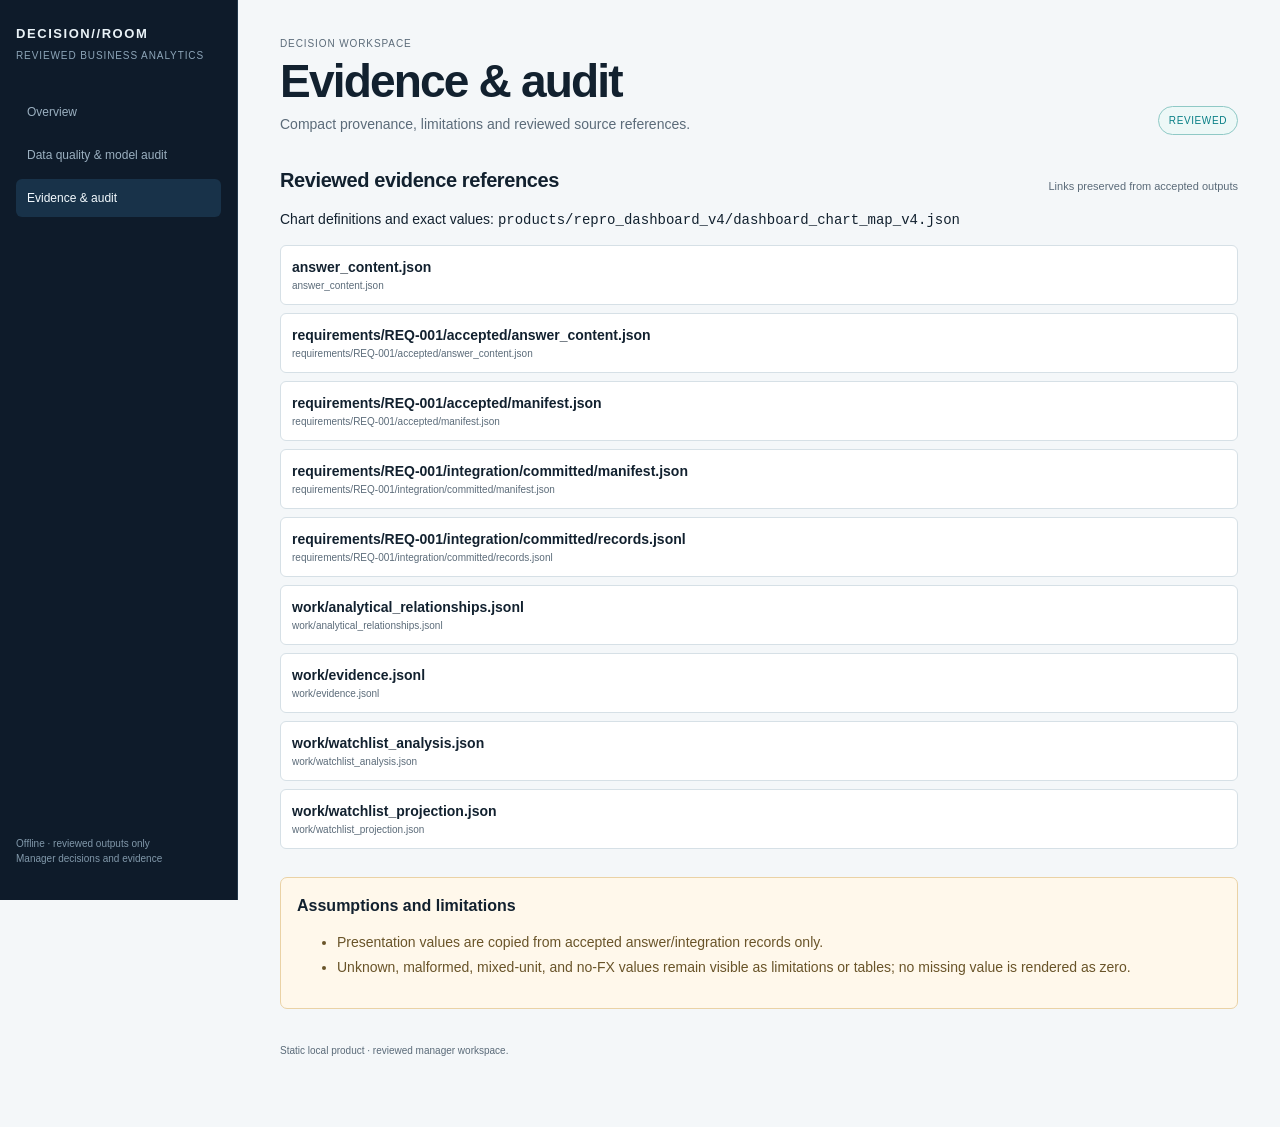
<file: runs/RUN-2192ca59eb4a4718/products/repro_dashboard_v4/site/evidence.html>
<!doctype html>
<html lang="en"><head><meta charset="utf-8"><meta name="viewport" content="width=device-width,initial-scale=1"><title>Evidence &amp; audit</title><link rel="stylesheet" href="assets/dashboard.css"><link rel="icon" href="assets/favicon.svg" type="image/svg+xml"></head>
<body><div class="shell"><aside class="rail"><a class="brand" href="index.html"><strong>DECISION//ROOM</strong><small>reviewed business analytics</small></a><nav class="nav" aria-label="Dashboard pages"><a href="index.html">Overview</a><a href="data-quality-audit.html">Data quality &amp; model audit</a><a href="evidence.html" aria-current="page">Evidence &amp; audit</a></nav><p class="rail-note">Offline · reviewed outputs only<br>Manager decisions and evidence</p></aside><main class="content"><header class="hero"><div><span class="eyebrow">Decision workspace</span><h1>Evidence &amp; audit</h1><p>Compact provenance, limitations and reviewed source references.</p></div><span class="status">Reviewed</span></header><section><div class="section-head"><h2>Reviewed evidence references</h2><p>Links preserved from accepted outputs</p></div><p class="evidence-note">Chart definitions and exact values: <code>products/repro_dashboard_v4/dashboard_chart_map_v4.json</code></p><ul class="evidence-list"><li id="trace-answer_content.json"><strong>answer_content.json</strong><span>answer_content.json</span></li><li id="trace-requirements-REQ-001-accepted-answer_content.json"><strong>requirements/REQ-001/accepted/answer_content.json</strong><span>requirements/REQ-001/accepted/answer_content.json</span></li><li id="trace-requirements-REQ-001-accepted-manifest.json"><strong>requirements/REQ-001/accepted/manifest.json</strong><span>requirements/REQ-001/accepted/manifest.json</span></li><li id="trace-requirements-REQ-001-integration-committed-manifest.json"><strong>requirements/REQ-001/integration/committed/manifest.json</strong><span>requirements/REQ-001/integration/committed/manifest.json</span></li><li id="trace-requirements-REQ-001-integration-committed-records.jsonl"><strong>requirements/REQ-001/integration/committed/records.jsonl</strong><span>requirements/REQ-001/integration/committed/records.jsonl</span></li><li id="trace-work-analytical_relationships.jsonl"><strong>work/analytical_relationships.jsonl</strong><span>work/analytical_relationships.jsonl</span></li><li id="trace-work-evidence.jsonl"><strong>work/evidence.jsonl</strong><span>work/evidence.jsonl</span></li><li id="trace-work-watchlist_analysis.json"><strong>work/watchlist_analysis.json</strong><span>work/watchlist_analysis.json</span></li><li id="trace-work-watchlist_projection.json"><strong>work/watchlist_projection.json</strong><span>work/watchlist_projection.json</span></li></ul></section><section class="limits"><h2>Assumptions and limitations</h2><ul><li>Presentation values are copied from accepted answer/integration records only.</li><li>Unknown, malformed, mixed-unit, and no-FX values remain visible as limitations or tables; no missing value is rendered as zero.</li></ul></section><footer class="footer">Static local product · reviewed manager workspace.</footer></main></div></body></html>
</file>
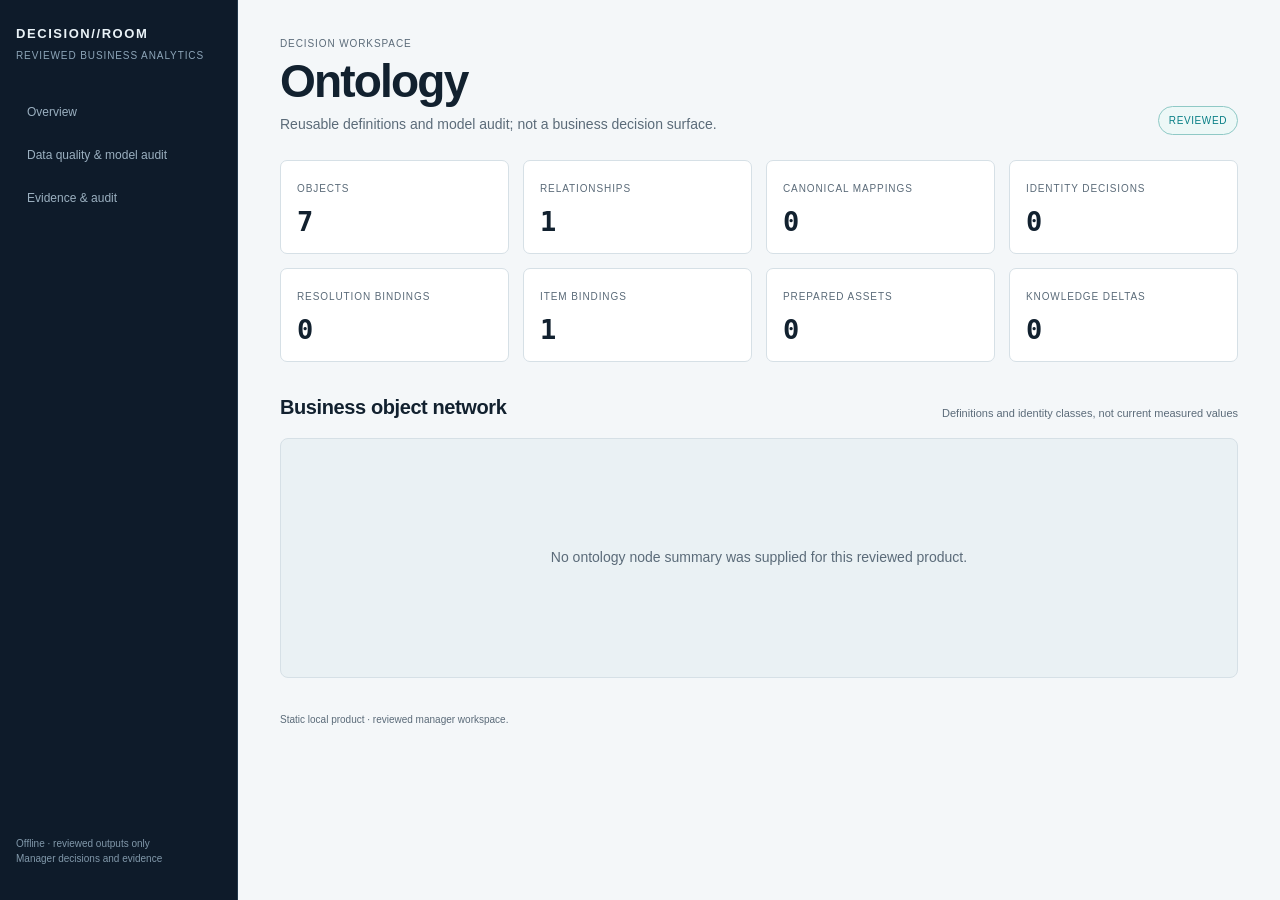
<file: runs/RUN-2192ca59eb4a4718/products/repro_dashboard_v4/site/ontology.html>
<!doctype html>
<html lang="en"><head><meta charset="utf-8"><meta name="viewport" content="width=device-width,initial-scale=1"><title>Ontology</title><link rel="stylesheet" href="assets/dashboard.css"><link rel="icon" href="assets/favicon.svg" type="image/svg+xml"></head>
<body><div class="shell"><aside class="rail"><a class="brand" href="index.html"><strong>DECISION//ROOM</strong><small>reviewed business analytics</small></a><nav class="nav" aria-label="Dashboard pages"><a href="index.html">Overview</a><a href="data-quality-audit.html">Data quality &amp; model audit</a><a href="evidence.html">Evidence &amp; audit</a></nav><p class="rail-note">Offline · reviewed outputs only<br>Manager decisions and evidence</p></aside><main class="content"><header class="hero"><div><span class="eyebrow">Decision workspace</span><h1>Ontology</h1><p>Reusable definitions and model audit; not a business decision surface.</p></div><span class="status">Reviewed</span></header><section class="ontology-grid"><div class="ontology-card"><span class="eyebrow">Objects</span><strong>7</strong></div><div class="ontology-card"><span class="eyebrow">Relationships</span><strong>1</strong></div><div class="ontology-card"><span class="eyebrow">Canonical mappings</span><strong>0</strong></div><div class="ontology-card"><span class="eyebrow">Identity decisions</span><strong>0</strong></div><div class="ontology-card"><span class="eyebrow">Resolution bindings</span><strong>0</strong></div><div class="ontology-card"><span class="eyebrow">Item bindings</span><strong>1</strong></div><div class="ontology-card"><span class="eyebrow">Prepared assets</span><strong>0</strong></div><div class="ontology-card"><span class="eyebrow">Knowledge deltas</span><strong>0</strong></div></section><div class="section-head"><h2>Business object network</h2><p>Definitions and identity classes, not current measured values</p></div><section class="network"><p class="network-empty">No ontology node summary was supplied for this reviewed product.</p></section><footer class="footer">Static local product · reviewed manager workspace.</footer></main></div></body></html>
</file>
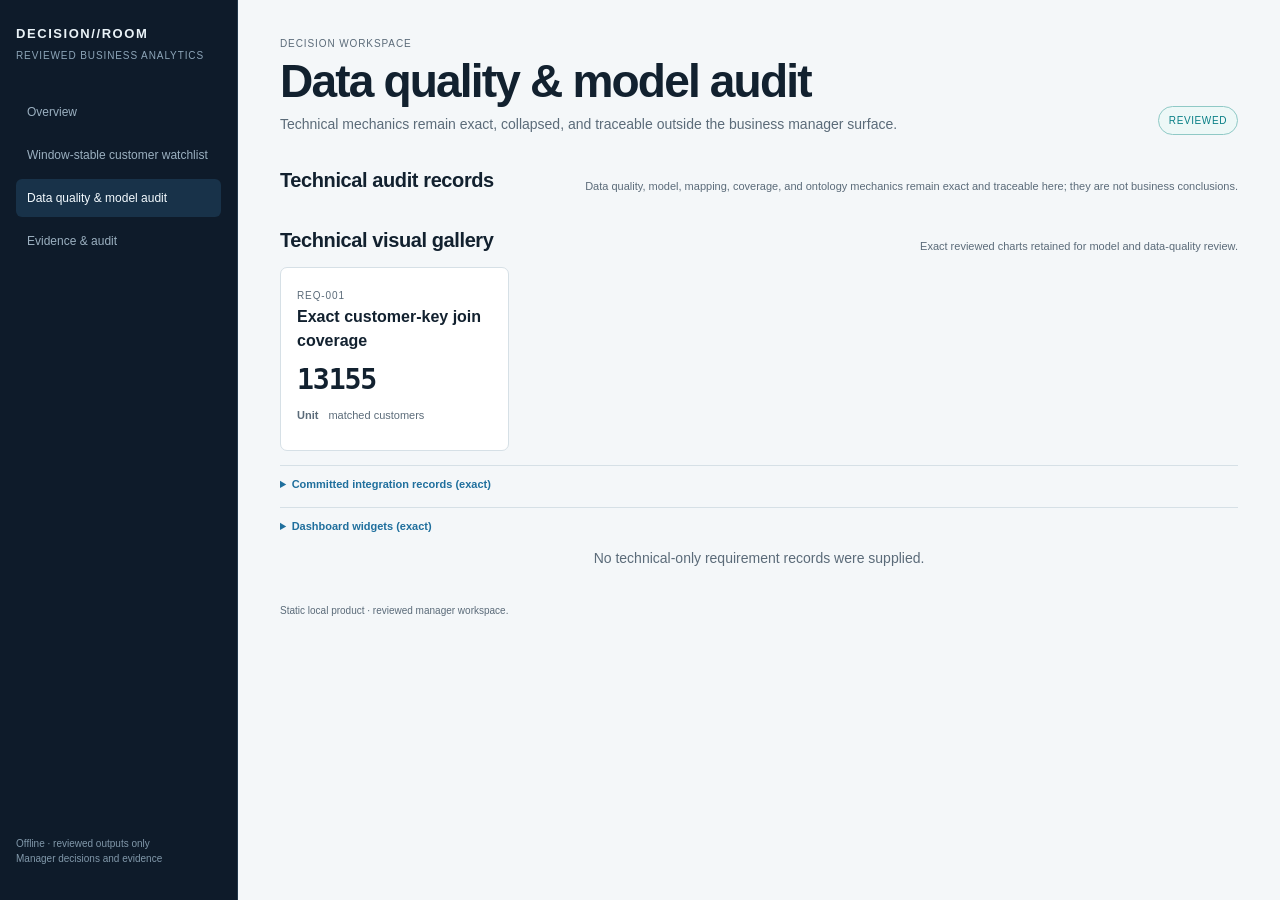
<file: runs/RUN-2192ca59eb4a4718/products/repro_dashboard_v4_final/site/data-quality-audit.html>
<!doctype html>
<html lang="en"><head><meta charset="utf-8"><meta name="viewport" content="width=device-width,initial-scale=1"><title>Data quality &amp; model audit</title><link rel="stylesheet" href="assets/dashboard.css"><link rel="icon" href="assets/favicon.svg" type="image/svg+xml"></head>
<body><div class="shell"><aside class="rail"><a class="brand" href="index.html"><strong>DECISION//ROOM</strong><small>reviewed business analytics</small></a><nav class="nav" aria-label="Dashboard pages"><a href="index.html">Overview</a><a href="domains/group-01.html">Window-stable customer watchlist</a><a href="data-quality-audit.html" aria-current="page">Data quality &amp; model audit</a><a href="evidence.html">Evidence &amp; audit</a></nav><p class="rail-note">Offline · reviewed outputs only<br>Manager decisions and evidence</p></aside><main class="content"><header class="hero"><div><span class="eyebrow">Decision workspace</span><h1>Data quality &amp; model audit</h1><p>Technical mechanics remain exact, collapsed, and traceable outside the business manager surface.</p></div><span class="status">Reviewed</span></header><section class="section-head"><h2>Technical audit records</h2><p>Data quality, model, mapping, coverage, and ontology mechanics remain exact and traceable here; they are not business conclusions.</p></section><section class="visual-gallery" id="technical-visual-gallery"><div class="section-head"><h2>Technical visual gallery</h2><p>Exact reviewed charts retained for model and data-quality review.</p></div><div class="chart-grid"><article class="audit-visual-card widget widget-kpi" data-widget-id="REQ-001-metric-req001-customer-key-join" id="audit-visual-REQ-001-metric-req001-customer-key-join"><span class="eyebrow">REQ-001</span><h3>Exact customer-key join coverage</h3><div class="kpi-value">13155</div><dl class="widget-meta"><dt>Unit</dt><dd>matched customers</dd></dl></article></div></section><details class="technical-audit"><summary>Committed integration records (exact)</summary><article class="audit-entry audit-record-entry"><h4>metric-req001-main-watchlist-180d</h4><div class="audit-record-meta">REQ-001 · metric · REQ-001-metric-req001-main-watchlist-180d · <a class="trace-link" href="evidence.html#trace-answer_content.json">answer_content.json</a> <a class="trace-link" href="evidence.html#trace-requirements-REQ-001-accepted-answer_content.json">requirements/REQ-001/accepted/answer_content.json</a> <a class="trace-link" href="evidence.html#trace-requirements-REQ-001-accepted-manifest.json">requirements/REQ-001/accepted/manifest.json</a> <a class="trace-link" href="evidence.html#trace-requirements-REQ-001-integration-committed-manifest.json">requirements/REQ-001/integration/committed/manifest.json</a> <a class="trace-link" href="evidence.html#trace-requirements-REQ-001-integration-committed-records.jsonl">requirements/REQ-001/integration/committed/records.jsonl</a> <a class="trace-link" href="evidence.html#trace-work-evidence.jsonl">work/evidence.jsonl</a> <a class="trace-link" href="evidence.html#trace-work-watchlist_analysis.json">work/watchlist_analysis.json</a> <a class="trace-link" href="evidence.html#trace-work-watchlist_projection.json">work/watchlist_projection.json</a></div><h5>Committed record payload (exact)</h5><pre class="raw-audit committed-record-payload">{
  &quot;as_of&quot;: &quot;2020-06-29&quot;,
  &quot;complaint_led_customers&quot;: 83,
  &quot;criteria&quot;: &quot;prior_orders &gt; 0; recent_orders &lt; prior_orders; at least one adverse component increase&quot;,
  &quot;delay_or_expedite_led_customers&quot;: 100,
  &quot;grain&quot;: &quot;customer&quot;,
  &quot;label&quot;: &quot;Main 180-day adverse/order-decline watchlist&quot;,
  &quot;late_shipment_growth_led_customers&quot;: 0,
  &quot;metric_id&quot;: &quot;metric-req001-main-watchlist-180d&quot;,
  &quot;payment_reminder_led_customers&quot;: 0,
  &quot;prior_period&quot;: {
    &quot;end&quot;: &quot;2020-01-01&quot;,
    &quot;start&quot;: &quot;2019-07-06&quot;
  },
  &quot;recent_period&quot;: {
    &quot;end&quot;: &quot;2020-06-29&quot;,
    &quot;start&quot;: &quot;2020-01-02&quot;
  },
  &quot;unit&quot;: &quot;customers&quot;,
  &quot;value&quot;: 183,
  &quot;window_days&quot;: 180
}</pre></article><article class="audit-entry audit-record-entry"><h4>metric-req001-stable-core-90d</h4><div class="audit-record-meta">REQ-001 · metric · REQ-001-metric-req001-stable-core-90d · <a class="trace-link" href="evidence.html#trace-answer_content.json">answer_content.json</a> <a class="trace-link" href="evidence.html#trace-requirements-REQ-001-accepted-answer_content.json">requirements/REQ-001/accepted/answer_content.json</a> <a class="trace-link" href="evidence.html#trace-requirements-REQ-001-accepted-manifest.json">requirements/REQ-001/accepted/manifest.json</a> <a class="trace-link" href="evidence.html#trace-requirements-REQ-001-integration-committed-manifest.json">requirements/REQ-001/integration/committed/manifest.json</a> <a class="trace-link" href="evidence.html#trace-requirements-REQ-001-integration-committed-records.jsonl">requirements/REQ-001/integration/committed/records.jsonl</a> <a class="trace-link" href="evidence.html#trace-work-evidence.jsonl">work/evidence.jsonl</a> <a class="trace-link" href="evidence.html#trace-work-watchlist_analysis.json">work/watchlist_analysis.json</a> <a class="trace-link" href="evidence.html#trace-work-watchlist_projection.json">work/watchlist_projection.json</a></div><h5>Committed record payload (exact)</h5><pre class="raw-audit committed-record-payload">{
  &quot;as_of&quot;: &quot;2020-06-29&quot;,
  &quot;grain&quot;: &quot;customer&quot;,
  &quot;interpretation&quot;: &quot;descriptive stability under a shorter horizon, not validated future churn&quot;,
  &quot;label&quot;: &quot;90-day window-stable core watchlist&quot;,
  &quot;main_retained_share&quot;: 0.20765,
  &quot;main_watchlist_customers&quot;: 183,
  &quot;metric_id&quot;: &quot;metric-req001-stable-core-90d&quot;,
  &quot;stable_high_priority_customers&quot;: 11,
  &quot;unit&quot;: &quot;customers&quot;,
  &quot;value&quot;: 38,
  &quot;window_days&quot;: 90
}</pre></article><article class="audit-entry audit-record-entry"><h4>metric-req001-customer-key-join</h4><div class="audit-record-meta">REQ-001 · metric · REQ-001-metric-req001-customer-key-join · <a class="trace-link" href="evidence.html#trace-answer_content.json">answer_content.json</a> <a class="trace-link" href="evidence.html#trace-requirements-REQ-001-accepted-answer_content.json">requirements/REQ-001/accepted/answer_content.json</a> <a class="trace-link" href="evidence.html#trace-requirements-REQ-001-accepted-manifest.json">requirements/REQ-001/accepted/manifest.json</a> <a class="trace-link" href="evidence.html#trace-requirements-REQ-001-integration-committed-manifest.json">requirements/REQ-001/integration/committed/manifest.json</a> <a class="trace-link" href="evidence.html#trace-requirements-REQ-001-integration-committed-records.jsonl">requirements/REQ-001/integration/committed/records.jsonl</a> <a class="trace-link" href="evidence.html#trace-work-analytical_relationships.jsonl">work/analytical_relationships.jsonl</a> <a class="trace-link" href="evidence.html#trace-work-evidence.jsonl">work/evidence.jsonl</a></div><h5>Committed record payload (exact)</h5><pre class="raw-audit committed-record-payload">{
  &quot;ambiguous_sales_documents_excluded&quot;: 0,
  &quot;as_of&quot;: &quot;2020-06-29&quot;,
  &quot;grain&quot;: &quot;customer key&quot;,
  &quot;join_rule&quot;: &quot;all_communications.customer_id = erp_transactions.SOLDTOPARTY&quot;,
  &quot;label&quot;: &quot;Exact customer-key join coverage&quot;,
  &quot;metric_id&quot;: &quot;metric-req001-customer-key-join&quot;,
  &quot;source_coverage&quot;: 1.0,
  &quot;source_population&quot;: 13155,
  &quot;target_coverage&quot;: 1.0,
  &quot;target_population&quot;: 13155,
  &quot;unit&quot;: &quot;matched customers&quot;,
  &quot;value&quot;: 13155
}</pre></article><article class="audit-entry audit-record-entry"><h4>relationship-req001-customer-communication-erp</h4><div class="audit-record-meta">REQ-001 · relationship · REQ-001-relationship-coverage · <a class="trace-link" href="evidence.html#trace-answer_content.json">answer_content.json</a> <a class="trace-link" href="evidence.html#trace-requirements-REQ-001-accepted-answer_content.json">requirements/REQ-001/accepted/answer_content.json</a> <a class="trace-link" href="evidence.html#trace-requirements-REQ-001-accepted-manifest.json">requirements/REQ-001/accepted/manifest.json</a> <a class="trace-link" href="evidence.html#trace-requirements-REQ-001-integration-committed-manifest.json">requirements/REQ-001/integration/committed/manifest.json</a> <a class="trace-link" href="evidence.html#trace-requirements-REQ-001-integration-committed-records.jsonl">requirements/REQ-001/integration/committed/records.jsonl</a> <a class="trace-link" href="evidence.html#trace-work-analytical_relationships.jsonl">work/analytical_relationships.jsonl</a> <a class="trace-link" href="evidence.html#trace-work-evidence.jsonl">work/evidence.jsonl</a></div><h5>Committed record payload (exact)</h5><pre class="raw-audit committed-record-payload">{
  &quot;analysis_relationship_id&quot;: &quot;REQ001-CUSTOMER-COMMUNICATION-ERP-EXACT&quot;,
  &quot;as_of&quot;: &quot;2020-06-29&quot;,
  &quot;audit_id&quot;: null,
  &quot;cardinality&quot;: &quot;one_to_one&quot;,
  &quot;date_authority&quot;: &quot;Communications timestamp for communication events; ERP CREATIONDATE for distinct sales-document activity; common analytical as-of is the earlier observed maximum.&quot;,
  &quot;evidence_refs&quot;: [
    &quot;REQ001-E1&quot;,
    &quot;watchlist_analysis.json&quot;
  ],
  &quot;join_keys&quot;: [
    {
      &quot;source_field&quot;: &quot;customer_id&quot;,
      &quot;target_field&quot;: &quot;SOLDTOPARTY&quot;
    }
  ],
  &quot;limitations&quot;: [
    &quot;This is an exact source-local customer-key relationship for REQ-001, not a canonical identity mapping beyond the selected sources.&quot;,
    &quot;Underlying event rows are many-to-customer and line-item-to-customer; one-to-one cardinality refers to the tested unique customer-key endpoints.&quot;
  ],
  &quot;matched_pairs&quot;: 13155,
  &quot;matched_source_count&quot;: 13155,
  &quot;matched_target_count&quot;: 13155,
  &quot;owner_ref&quot;: &quot;5bd9ba337c942b8ad2492a3b960ff8589955a4d14e94bea3952a66a9cc3a6b9a&quot;,
  &quot;relationship_id&quot;: &quot;REQ001-CUSTOMER-COMMUNICATION-ERP-EXACT&quot;,
  &quot;scope&quot;: &quot;requirement&quot;,
  &quot;source_coverage&quot;: 1.0,
  &quot;source_id&quot;: &quot;all_communications.parquet&quot;,
  &quot;source_population&quot;: 13155,
  &quot;target_coverage&quot;: 1.0,
  &quot;target_id&quot;: &quot;erp_transactions.parquet&quot;,
  &quot;target_population&quot;: 13155
}</pre></article><article class="audit-entry audit-record-entry"><h4>fact-req001-watchlist-overview</h4><div class="audit-record-meta">REQ-001 · dashboard_fact · REQ-001-fact-req001-watchlist-overview · <a class="trace-link" href="evidence.html#trace-answer_content.json">answer_content.json</a> <a class="trace-link" href="evidence.html#trace-requirements-REQ-001-accepted-answer_content.json">requirements/REQ-001/accepted/answer_content.json</a> <a class="trace-link" href="evidence.html#trace-requirements-REQ-001-accepted-manifest.json">requirements/REQ-001/accepted/manifest.json</a> <a class="trace-link" href="evidence.html#trace-requirements-REQ-001-integration-committed-manifest.json">requirements/REQ-001/integration/committed/manifest.json</a> <a class="trace-link" href="evidence.html#trace-requirements-REQ-001-integration-committed-records.jsonl">requirements/REQ-001/integration/committed/records.jsonl</a> <a class="trace-link" href="evidence.html#trace-work-evidence.jsonl">work/evidence.jsonl</a> <a class="trace-link" href="evidence.html#trace-work-watchlist_analysis.json">work/watchlist_analysis.json</a> <a class="trace-link" href="evidence.html#trace-work-watchlist_projection.json">work/watchlist_projection.json</a></div><h5>Committed record payload (exact)</h5><pre class="raw-audit committed-record-payload">{
  &quot;as_of&quot;: &quot;2020-06-29&quot;,
  &quot;fact_id&quot;: &quot;fact-req001-watchlist-overview&quot;,
  &quot;fact_type&quot;: &quot;watchlist_overview&quot;,
  &quot;main_watchlist_customers&quot;: 183,
  &quot;metric_ids&quot;: [
    &quot;metric-req001-main-watchlist-180d&quot;,
    &quot;metric-req001-stable-core-90d&quot;
  ],
  &quot;secondary_review_pool_customers&quot;: 145,
  &quot;stable_core_customers&quot;: 38,
  &quot;stable_high_priority_customers&quot;: 11,
  &quot;title&quot;: &quot;Window-stable customer watchlist&quot;,
  &quot;visual_id&quot;: &quot;REQ001-V3&quot;
}</pre></article><article class="audit-entry audit-record-entry"><h4>fact-req001-signal-breakdown</h4><div class="audit-record-meta">REQ-001 · dashboard_fact · REQ-001-fact-req001-signal-breakdown · <a class="trace-link" href="evidence.html#trace-answer_content.json">answer_content.json</a> <a class="trace-link" href="evidence.html#trace-requirements-REQ-001-accepted-answer_content.json">requirements/REQ-001/accepted/answer_content.json</a> <a class="trace-link" href="evidence.html#trace-requirements-REQ-001-accepted-manifest.json">requirements/REQ-001/accepted/manifest.json</a> <a class="trace-link" href="evidence.html#trace-requirements-REQ-001-integration-committed-manifest.json">requirements/REQ-001/integration/committed/manifest.json</a> <a class="trace-link" href="evidence.html#trace-requirements-REQ-001-integration-committed-records.jsonl">requirements/REQ-001/integration/committed/records.jsonl</a> <a class="trace-link" href="evidence.html#trace-work-evidence.jsonl">work/evidence.jsonl</a> <a class="trace-link" href="evidence.html#trace-work-watchlist_analysis.json">work/watchlist_analysis.json</a></div><h5>Committed record payload (exact)</h5><pre class="raw-audit committed-record-payload">{
  &quot;as_of&quot;: &quot;2020-06-29&quot;,
  &quot;complaint_led_customers&quot;: 83,
  &quot;delay_or_expedite_led_customers&quot;: 100,
  &quot;fact_id&quot;: &quot;fact-req001-signal-breakdown&quot;,
  &quot;fact_type&quot;: &quot;signal_breakdown&quot;,
  &quot;late_shipment_growth_led_customers&quot;: 0,
  &quot;metric_ids&quot;: [
    &quot;metric-req001-main-watchlist-180d&quot;
  ],
  &quot;payment_reminder_led_customers&quot;: 0,
  &quot;title&quot;: &quot;Order decline versus adverse-signal growth&quot;,
  &quot;visual_id&quot;: &quot;REQ001-V2&quot;
}</pre></article><article class="audit-entry audit-record-entry"><h4>fact-req001-join-coverage</h4><div class="audit-record-meta">REQ-001 · dashboard_fact · REQ-001-fact-req001-join-coverage · <a class="trace-link" href="evidence.html#trace-answer_content.json">answer_content.json</a> <a class="trace-link" href="evidence.html#trace-requirements-REQ-001-accepted-answer_content.json">requirements/REQ-001/accepted/answer_content.json</a> <a class="trace-link" href="evidence.html#trace-requirements-REQ-001-accepted-manifest.json">requirements/REQ-001/accepted/manifest.json</a> <a class="trace-link" href="evidence.html#trace-requirements-REQ-001-integration-committed-manifest.json">requirements/REQ-001/integration/committed/manifest.json</a> <a class="trace-link" href="evidence.html#trace-requirements-REQ-001-integration-committed-records.jsonl">requirements/REQ-001/integration/committed/records.jsonl</a> <a class="trace-link" href="evidence.html#trace-work-analytical_relationships.jsonl">work/analytical_relationships.jsonl</a> <a class="trace-link" href="evidence.html#trace-work-evidence.jsonl">work/evidence.jsonl</a></div><h5>Committed record payload (exact)</h5><pre class="raw-audit committed-record-payload">{
  &quot;as_of&quot;: &quot;2020-06-29&quot;,
  &quot;fact_id&quot;: &quot;fact-req001-join-coverage&quot;,
  &quot;fact_type&quot;: &quot;join_quality&quot;,
  &quot;join_rule&quot;: &quot;customer_id = SOLDTOPARTY&quot;,
  &quot;matched_customers&quot;: 13155,
  &quot;metric_ids&quot;: [
    &quot;metric-req001-customer-key-join&quot;
  ],
  &quot;source_coverage&quot;: 1.0,
  &quot;source_customers&quot;: 13155,
  &quot;target_coverage&quot;: 1.0,
  &quot;target_customers&quot;: 13155,
  &quot;title&quot;: &quot;Exact customer-key join coverage&quot;
}</pre></article></details><details class="technical-audit"><summary>Dashboard widgets (exact)</summary><article class="audit-entry audit-widget-entry" id="audit-widget-REQ-001-fact-req001-join-coverage"><h4>REQ-001-fact-req001-join-coverage</h4><div class="audit-record-meta">Requirement: REQ-001 · Records: fact-req001-join-coverage · <a class="trace-link" href="evidence.html#trace-answer_content.json">answer_content.json</a> <a class="trace-link" href="evidence.html#trace-requirements-REQ-001-accepted-answer_content.json">requirements/REQ-001/accepted/answer_content.json</a> <a class="trace-link" href="evidence.html#trace-requirements-REQ-001-accepted-manifest.json">requirements/REQ-001/accepted/manifest.json</a> <a class="trace-link" href="evidence.html#trace-requirements-REQ-001-integration-committed-manifest.json">requirements/REQ-001/integration/committed/manifest.json</a> <a class="trace-link" href="evidence.html#trace-requirements-REQ-001-integration-committed-records.jsonl">requirements/REQ-001/integration/committed/records.jsonl</a> <a class="trace-link" href="evidence.html#trace-work-analytical_relationships.jsonl">work/analytical_relationships.jsonl</a> <a class="trace-link" href="evidence.html#trace-work-evidence.jsonl">work/evidence.jsonl</a></div><h5>Widget snapshot (exact)</h5><pre class="raw-audit widget-snapshot">{
  &quot;accepted_content_hash&quot;: &quot;83d7d776b699042b95e5a42f44dc95bf51a080c16cc308af6a38d12ab42c7e18&quot;,
  &quot;as_of&quot;: &quot;2020-06-29&quot;,
  &quot;audit_payload&quot;: {
    &quot;as_of&quot;: &quot;2020-06-29&quot;,
    &quot;fact_id&quot;: &quot;fact-req001-join-coverage&quot;,
    &quot;fact_type&quot;: &quot;join_quality&quot;,
    &quot;join_rule&quot;: &quot;customer_id = SOLDTOPARTY&quot;,
    &quot;matched_customers&quot;: 13155,
    &quot;metric_ids&quot;: [
      &quot;metric-req001-customer-key-join&quot;
    ],
    &quot;source_coverage&quot;: 1.0,
    &quot;source_customers&quot;: 13155,
    &quot;target_coverage&quot;: 1.0,
    &quot;target_customers&quot;: 13155,
    &quot;title&quot;: &quot;Exact customer-key join coverage&quot;
  },
  &quot;dashboard_fact&quot;: true,
  &quot;domain_id&quot;: &quot;group-01&quot;,
  &quot;evidence_refs&quot;: [
    &quot;work/evidence.jsonl&quot;,
    &quot;work/analytical_relationships.jsonl&quot;,
    &quot;answer_content.json&quot;
  ],
  &quot;id&quot;: &quot;REQ-001-fact-req001-join-coverage&quot;,
  &quot;integration_record_hash&quot;: &quot;b3212c61625d087d2185a54b8fa51494f6c3fddc16aca34807eada8d38e018a4&quot;,
  &quot;integration_record_id&quot;: &quot;fact-req001-join-coverage&quot;,
  &quot;integration_record_ref&quot;: &quot;requirements/REQ-001/integration/committed/records.jsonl&quot;,
  &quot;limitations&quot;: [
    &quot;Delay/expedite communications are an operational-risk proxy and do not prove an actual late delivery.&quot;,
    &quot;Communication keyword rules can create false positives and false negatives.&quot;,
    &quot;Only 38 of 183 main-window customers remain under the 90-day sensitivity window.&quot;,
    &quot;The high tier is a prioritization rule (&gt;=25% order decline and &gt;=3 positive adverse growth points), not a probability.&quot;,
    &quot;Message IDs are reused in the synthetic source; exact event rows, not message_id alone, were deduplicated.&quot;
  ],
  &quot;manager_admission&quot;: {
    &quot;plan_membership&quot;: false,
    &quot;policy&quot;: &quot;explicit_business_presentation_plan&quot;,
    &quot;presentation_audience&quot;: &quot;technical_audit&quot;,
    &quot;requirement_status&quot;: &quot;admitted&quot;,
    &quot;role&quot;: &quot;technical_audit&quot;,
    &quot;status&quot;: &quot;audit_only&quot;
  },
  &quot;manager_anchor&quot;: &quot;REQ-001-support_metric-1&quot;,
  &quot;manager_rows&quot;: [
    {
      &quot;Label&quot;: &quot;Reviewed detail&quot;,
      &quot;Value&quot;: &quot;See technical audit&quot;
    }
  ],
  &quot;presentation_audience&quot;: &quot;technical_audit&quot;,
  &quot;presentation_role&quot;: &quot;support_metric&quot;,
  &quot;presentation_tier&quot;: &quot;audit&quot;,
  &quot;requirement_id&quot;: &quot;REQ-001&quot;,
  &quot;requirement_limitations&quot;: [
    &quot;Delay/expedite communications are an operational-risk proxy and do not prove an actual late delivery&quot;,
    &quot;Urgent expedite messages are an operational-risk proxy, not proof of late delivery&quot;
  ],
  &quot;requirement_order&quot;: 1,
  &quot;requirement_scope&quot;: &quot;Какие клиенты одновременно демонстрируют снижение заказной активности и рост жалоб, задержек или payment-reminder communications? Сформируй объяснимый watchlist, но не называй его доказанным churn prediction.\n\n│   ├── all_communications.parquet     [151,673 emails - 6.9 MB]\n\n│   ├── erp_transactions.parquet       [1.9M transactions - 40.8 MB]\n\n│   ├── sales_documents.parquet        [243K headers - 7.1 MB]\n\n│   ├── sales_items.parquet            [1.9M line items - 28.4 MB]\n\n- **Linked data**: All files connected via SALESDOCUMENT and customer_id\n\n- **Time-synchronized**: Chronologically consistent 2019-2020 data\n\n- **Discovery-oriented**: Patterns embedded in content, not labels\n\nAll enhancements are synthetic but modeled on real-world communication and ERP logic.&quot;,
  &quot;requirement_title&quot;: &quot;Window-stable customer watchlist&quot;,
  &quot;review_status&quot;: &quot;accepted_and_integrated&quot;,
  &quot;reviewed_item_ref&quot;: &quot;requirements/REQ-001/accepted/manifest.json&quot;,
  &quot;reviewed_output_ref&quot;: &quot;requirements/REQ-001/accepted/answer_content.json&quot;,
  &quot;rows&quot;: [
    {
      &quot;Label&quot;: &quot;Reviewed detail&quot;,
      &quot;Value&quot;: &quot;See technical audit&quot;
    }
  ],
  &quot;takeaway&quot;: &quot;Устойчивый основной watchlist: 38 клиентов&quot;,
  &quot;title&quot;: &quot;Exact customer-key join coverage&quot;,
  &quot;trace_refs&quot;: [
    &quot;requirements/REQ-001/accepted/manifest.json&quot;,
    &quot;requirements/REQ-001/accepted/answer_content.json&quot;,
    &quot;requirements/REQ-001/integration/committed/manifest.json&quot;,
    &quot;requirements/REQ-001/integration/committed/records.jsonl&quot;
  ],
  &quot;type&quot;: &quot;status_table&quot;
}</pre></article><article class="audit-entry audit-widget-entry" id="audit-widget-REQ-001-fact-req001-signal-breakdown"><h4>REQ-001-fact-req001-signal-breakdown</h4><div class="audit-record-meta">Requirement: REQ-001 · Records: fact-req001-signal-breakdown · <a class="trace-link" href="evidence.html#trace-answer_content.json">answer_content.json</a> <a class="trace-link" href="evidence.html#trace-requirements-REQ-001-accepted-answer_content.json">requirements/REQ-001/accepted/answer_content.json</a> <a class="trace-link" href="evidence.html#trace-requirements-REQ-001-accepted-manifest.json">requirements/REQ-001/accepted/manifest.json</a> <a class="trace-link" href="evidence.html#trace-requirements-REQ-001-integration-committed-manifest.json">requirements/REQ-001/integration/committed/manifest.json</a> <a class="trace-link" href="evidence.html#trace-requirements-REQ-001-integration-committed-records.jsonl">requirements/REQ-001/integration/committed/records.jsonl</a> <a class="trace-link" href="evidence.html#trace-work-evidence.jsonl">work/evidence.jsonl</a> <a class="trace-link" href="evidence.html#trace-work-watchlist_analysis.json">work/watchlist_analysis.json</a></div><h5>Widget snapshot (exact)</h5><pre class="raw-audit widget-snapshot">{
  &quot;accepted_content_hash&quot;: &quot;83d7d776b699042b95e5a42f44dc95bf51a080c16cc308af6a38d12ab42c7e18&quot;,
  &quot;as_of&quot;: &quot;2020-06-29&quot;,
  &quot;audit_payload&quot;: {
    &quot;as_of&quot;: &quot;2020-06-29&quot;,
    &quot;complaint_led_customers&quot;: 83,
    &quot;delay_or_expedite_led_customers&quot;: 100,
    &quot;fact_id&quot;: &quot;fact-req001-signal-breakdown&quot;,
    &quot;fact_type&quot;: &quot;signal_breakdown&quot;,
    &quot;late_shipment_growth_led_customers&quot;: 0,
    &quot;metric_ids&quot;: [
      &quot;metric-req001-main-watchlist-180d&quot;
    ],
    &quot;payment_reminder_led_customers&quot;: 0,
    &quot;title&quot;: &quot;Order decline versus adverse-signal growth&quot;,
    &quot;visual_id&quot;: &quot;REQ001-V2&quot;
  },
  &quot;dashboard_fact&quot;: true,
  &quot;domain_id&quot;: &quot;group-01&quot;,
  &quot;evidence_refs&quot;: [
    &quot;work/evidence.jsonl&quot;,
    &quot;work/watchlist_analysis.json&quot;,
    &quot;answer_content.json&quot;
  ],
  &quot;id&quot;: &quot;REQ-001-fact-req001-signal-breakdown&quot;,
  &quot;integration_record_hash&quot;: &quot;7645f6d502d3b6269ae8d7789670292e72b556eba83c47b1a9f108e6934973e3&quot;,
  &quot;integration_record_id&quot;: &quot;fact-req001-signal-breakdown&quot;,
  &quot;integration_record_ref&quot;: &quot;requirements/REQ-001/integration/committed/records.jsonl&quot;,
  &quot;limitations&quot;: [
    &quot;Delay/expedite communications are an operational-risk proxy and do not prove an actual late delivery.&quot;,
    &quot;Communication keyword rules can create false positives and false negatives.&quot;,
    &quot;Only 38 of 183 main-window customers remain under the 90-day sensitivity window.&quot;,
    &quot;The high tier is a prioritization rule (&gt;=25% order decline and &gt;=3 positive adverse growth points), not a probability.&quot;,
    &quot;Message IDs are reused in the synthetic source; exact event rows, not message_id alone, were deduplicated.&quot;
  ],
  &quot;manager_admission&quot;: {
    &quot;plan_membership&quot;: false,
    &quot;policy&quot;: &quot;explicit_business_presentation_plan&quot;,
    &quot;presentation_audience&quot;: &quot;technical_audit&quot;,
    &quot;requirement_status&quot;: &quot;admitted&quot;,
    &quot;role&quot;: &quot;technical_audit&quot;,
    &quot;status&quot;: &quot;audit_only&quot;
  },
  &quot;manager_anchor&quot;: &quot;REQ-001-support_metric-2&quot;,
  &quot;manager_rows&quot;: [
    {
      &quot;Label&quot;: &quot;Reviewed detail&quot;,
      &quot;Value&quot;: &quot;See technical audit&quot;
    }
  ],
  &quot;presentation_audience&quot;: &quot;technical_audit&quot;,
  &quot;presentation_role&quot;: &quot;support_metric&quot;,
  &quot;presentation_tier&quot;: &quot;audit&quot;,
  &quot;requirement_id&quot;: &quot;REQ-001&quot;,
  &quot;requirement_limitations&quot;: [
    &quot;Delay/expedite communications are an operational-risk proxy and do not prove an actual late delivery&quot;,
    &quot;Urgent expedite messages are an operational-risk proxy, not proof of late delivery&quot;
  ],
  &quot;requirement_order&quot;: 1,
  &quot;requirement_scope&quot;: &quot;Какие клиенты одновременно демонстрируют снижение заказной активности и рост жалоб, задержек или payment-reminder communications? Сформируй объяснимый watchlist, но не называй его доказанным churn prediction.\n\n│   ├── all_communications.parquet     [151,673 emails - 6.9 MB]\n\n│   ├── erp_transactions.parquet       [1.9M transactions - 40.8 MB]\n\n│   ├── sales_documents.parquet        [243K headers - 7.1 MB]\n\n│   ├── sales_items.parquet            [1.9M line items - 28.4 MB]\n\n- **Linked data**: All files connected via SALESDOCUMENT and customer_id\n\n- **Time-synchronized**: Chronologically consistent 2019-2020 data\n\n- **Discovery-oriented**: Patterns embedded in content, not labels\n\nAll enhancements are synthetic but modeled on real-world communication and ERP logic.&quot;,
  &quot;requirement_title&quot;: &quot;Window-stable customer watchlist&quot;,
  &quot;review_status&quot;: &quot;accepted_and_integrated&quot;,
  &quot;reviewed_item_ref&quot;: &quot;requirements/REQ-001/accepted/manifest.json&quot;,
  &quot;reviewed_output_ref&quot;: &quot;requirements/REQ-001/accepted/answer_content.json&quot;,
  &quot;rows&quot;: [
    {
      &quot;Label&quot;: &quot;Reviewed detail&quot;,
      &quot;Value&quot;: &quot;See technical audit&quot;
    }
  ],
  &quot;takeaway&quot;: &quot;Устойчивый основной watchlist: 38 клиентов&quot;,
  &quot;title&quot;: &quot;Order decline versus adverse-signal growth&quot;,
  &quot;trace_refs&quot;: [
    &quot;requirements/REQ-001/accepted/manifest.json&quot;,
    &quot;requirements/REQ-001/accepted/answer_content.json&quot;,
    &quot;requirements/REQ-001/integration/committed/manifest.json&quot;,
    &quot;requirements/REQ-001/integration/committed/records.jsonl&quot;
  ],
  &quot;type&quot;: &quot;status_table&quot;,
  &quot;visual_id&quot;: &quot;REQ001-V2&quot;
}</pre></article><article class="audit-entry audit-widget-entry" id="audit-widget-REQ-001-fact-req001-watchlist-overview"><h4>REQ-001-fact-req001-watchlist-overview</h4><div class="audit-record-meta">Requirement: REQ-001 · Records: fact-req001-watchlist-overview · <a class="trace-link" href="evidence.html#trace-answer_content.json">answer_content.json</a> <a class="trace-link" href="evidence.html#trace-requirements-REQ-001-accepted-answer_content.json">requirements/REQ-001/accepted/answer_content.json</a> <a class="trace-link" href="evidence.html#trace-requirements-REQ-001-accepted-manifest.json">requirements/REQ-001/accepted/manifest.json</a> <a class="trace-link" href="evidence.html#trace-requirements-REQ-001-integration-committed-manifest.json">requirements/REQ-001/integration/committed/manifest.json</a> <a class="trace-link" href="evidence.html#trace-requirements-REQ-001-integration-committed-records.jsonl">requirements/REQ-001/integration/committed/records.jsonl</a> <a class="trace-link" href="evidence.html#trace-work-evidence.jsonl">work/evidence.jsonl</a> <a class="trace-link" href="evidence.html#trace-work-watchlist_analysis.json">work/watchlist_analysis.json</a> <a class="trace-link" href="evidence.html#trace-work-watchlist_projection.json">work/watchlist_projection.json</a></div><h5>Widget snapshot (exact)</h5><pre class="raw-audit widget-snapshot">{
  &quot;accepted_content_hash&quot;: &quot;83d7d776b699042b95e5a42f44dc95bf51a080c16cc308af6a38d12ab42c7e18&quot;,
  &quot;as_of&quot;: &quot;2020-06-29&quot;,
  &quot;audit_payload&quot;: {
    &quot;as_of&quot;: &quot;2020-06-29&quot;,
    &quot;fact_id&quot;: &quot;fact-req001-watchlist-overview&quot;,
    &quot;fact_type&quot;: &quot;watchlist_overview&quot;,
    &quot;main_watchlist_customers&quot;: 183,
    &quot;metric_ids&quot;: [
      &quot;metric-req001-main-watchlist-180d&quot;,
      &quot;metric-req001-stable-core-90d&quot;
    ],
    &quot;secondary_review_pool_customers&quot;: 145,
    &quot;stable_core_customers&quot;: 38,
    &quot;stable_high_priority_customers&quot;: 11,
    &quot;title&quot;: &quot;Window-stable customer watchlist&quot;,
    &quot;visual_id&quot;: &quot;REQ001-V3&quot;
  },
  &quot;dashboard_fact&quot;: true,
  &quot;domain_id&quot;: &quot;group-01&quot;,
  &quot;evidence_refs&quot;: [
    &quot;work/evidence.jsonl&quot;,
    &quot;work/watchlist_analysis.json&quot;,
    &quot;work/watchlist_projection.json&quot;,
    &quot;answer_content.json&quot;
  ],
  &quot;id&quot;: &quot;REQ-001-fact-req001-watchlist-overview&quot;,
  &quot;integration_record_hash&quot;: &quot;ca69ecf2474bae609e545dcaec9765d503d394d1397e9eb2a527443ea8ef6eb7&quot;,
  &quot;integration_record_id&quot;: &quot;fact-req001-watchlist-overview&quot;,
  &quot;integration_record_ref&quot;: &quot;requirements/REQ-001/integration/committed/records.jsonl&quot;,
  &quot;limitations&quot;: [
    &quot;Delay/expedite communications are an operational-risk proxy and do not prove an actual late delivery.&quot;,
    &quot;Communication keyword rules can create false positives and false negatives.&quot;,
    &quot;Only 38 of 183 main-window customers remain under the 90-day sensitivity window.&quot;,
    &quot;The high tier is a prioritization rule (&gt;=25% order decline and &gt;=3 positive adverse growth points), not a probability.&quot;,
    &quot;Message IDs are reused in the synthetic source; exact event rows, not message_id alone, were deduplicated.&quot;
  ],
  &quot;manager_admission&quot;: {
    &quot;plan_membership&quot;: true,
    &quot;policy&quot;: &quot;explicit_business_presentation_plan&quot;,
    &quot;presentation_audience&quot;: &quot;business_manager&quot;,
    &quot;requirement_status&quot;: &quot;admitted&quot;,
    &quot;role&quot;: &quot;decision_view&quot;,
    &quot;status&quot;: &quot;admitted&quot;
  },
  &quot;manager_anchor&quot;: &quot;REQ-001-decision_view-3&quot;,
  &quot;manager_presentation&quot;: {
    &quot;canonical_payload_sha256&quot;: &quot;5e8cae8f4b8df273d76a8c319ac85976816ddb07097b8f543eee8e1174d5fb6d&quot;,
    &quot;display_projection&quot;: {
      &quot;body&quot;: {
        &quot;pointer&quot;: &quot;/accepted/answer&quot;,
        &quot;value&quot;: &quot;Короткий вывод: использовать один список из 183 клиентов как «прогноз оттока» нельзя. Корректный основной watchlist — 38 клиентов, которые одновременно показывают снижение количества уникальных заказов и рост негативного сигнала и в 180-дневном, и в 90-дневном сравнении. Из них 11 имеют наиболее сильное сочетание сигналов по прозрачному правилу приоритета. Остальные 145 клиентов из широкого 180-дневного списка следует считать менее устойчивым пулом для ручной проверки, а не подтвержденным риском churn.\n\nПериод и правило. Основное сравнение: 2019-07-06—2020-01-01 против 2020-01-02—2020-06-29, два равных окна по 180 дней. Активность — число уникальных SALESDOCUMENT на SOLDTOPARTY, поэтому строки позиций не раздувают число заказов. В список попадает клиент с хотя бы одним заказом в предыдущем окне, меньшим числом заказов в последнем окне и ростом хотя бы одного сигнала: жалобы в коммуникациях, сообщения о задержке/срочной экспедиции, payment reminder или наблюдаемая поздняя доставка. Срочная экспедиция — только proxy операционного риска, а не доказанная задержка.\n\nПервая очередь внутри устойчивого списка (11 клиентов):\n\n1. 1496685531 — Boston Industrial Company: заказы 167→53 (-68.3%); delay/expedite communications 0→3.\n2. 0643955685 — Chicago Supply &amp; Sons: 104→35 (-66.3%); delay/expedite 0→24.\n3. 5428040290 — Brown Industrial: 89→36 (-59.6%); delay/expedite 0→5.\n4. 4925749318 — Houston Hardware: 149→96 (-35.6%); delay/expedite 0→4.\n5. 6878245861 — United Trading Group: 133→86 (-35.3%); delay/expedite 0→4.\n6. 1541754675 — National Industrial Company: 135→89 (-34.1%); delay/expedite 0→8.\n7. 3861309655 — Modern Industries Ltd: 352→244 (-30.7%); delay/expedite 0→4.\n8. 8146909609 — Austin Equipment Inc: 88→63 (-28.4%); delay/expedite 0→5.\n9. 6259385027 — Davis Industrial &amp; Sons: 509→368 (-27.7%); delay/expedite 0→8.\n10. 4891725657 — Regional Industrial Partners: 215→158 (-26.5%); delay/expedite 0→4.\n11. 6296018319 — National Wholesale Company: 70→52 (-25.7%); delay/expedite 0→8.\n\nПолный устойчивый watchlist (38): 0268191126 Modern Industries Corp; 0318092256 Dallas Supply; 0643955685 Chicago Supply &amp; Sons; 0659139242 Modern Technologies GmbH; 1496685531 Boston Industrial Company; 1541754675 National Industrial Company; 1645578337 Professional Field Services; 1975864095 Dallas Supply; 2298745536 Davis Equipment LLC; 2863370440 Smith Equipment LLC; 3183089052 Premier Industrial Partners; 3215557007 Houston Hardware Inc; 3743005992 National Supply Company; 3861309655 Modern Industries Ltd; 4447128549 Advanced Industries Ltd; 4891725657 Regional Industrial Partners; 4925749318 Houston Hardware; 5373907527 Boston Industrial Inc; 5428040290 Brown Industrial; 5544628950 Denver Hardware LLC; 5830915004 Premier Distribution Group; 6087538991 National Industrial Company; 6259385027 Davis Industrial &amp; Sons; 6296018319 National Wholesale Company; 6638797984 Advanced Systems AG; 6720425242 Brown Tools; 6726809660 Premier Industrial Partners; 6817382620 Industrial Production Ltd; 6878245861 United Trading Group; 7889923890 Smith Supply Inc; 7996166544 Brown Industrial &amp; Sons; 8146909609 Austin Equipment Inc; 8510559347 Austin Equipment Inc; 8817470417 Johnson Hardware Inc; 9032110575 Expert Technical LLC; 9058393281 Smith Equipment Company; 9427687889 Austin Tools LLC; 9544612311 Quality Service Solutions.\n\nМасштаб результата. Из 6,374 клиентов с заказами в предыдущем 180-дневном окне у 3,823 активность снизилась; у 490 вырос хотя бы один негативный компонент; пересечение — 183. В нем 83 клиента complaint-led и 100 delay/expedite-communication-led. Явных payment-reminder matches по выбранным правилам не найдено, и ни один клиент не попал в список только из-за роста подтвержденных поздних доставок; supporting documents охватывают лишь 235 клиентов, поэтому отсутствие там нельзя трактовать как отсутствие задержек.\n\nКачество и ограничения. Все 13,155 customer_id из communications точно совпали с 13,155 SOLDTOPARTY в ERP; покрытие обеих сторон 100%, неоднозначных владельцев sales document не найдено. Но коммуникации классифицированы объяснимыми keyword/regex-правилами, а не размеченной моделью, поэтому возможны false positives/negatives. Только 38 из 183 клиентов сохраняются при 90-дневном окне (20.765%), что показывает существенную чувствительность к горизонту. Список не является доказательством будущего churn, причинности или вероятности ухода.\n\nРекомендуемое действие: сначала передать 11 клиентов первой очереди customer-success/operations команде для ручной проверки контекста сообщений, открытых заказов и фактических задержек; затем рассмотреть остальные 27 устойчивых клиентов. Широкий пул из 145 нестабильных кандидатов использовать только как вторичный triage.&quot;
      },
      &quot;title&quot;: {
        &quot;pointer&quot;: &quot;/payload/title&quot;,
        &quot;value&quot;: &quot;Window-stable customer watchlist&quot;
      }
    },
    &quot;file_sha256&quot;: &quot;ddab3a9850c1a95d6a74f8ebb482d17a6e81dbab20354ae18d6cb06785205f8d&quot;,
    &quot;presentation_role&quot;: &quot;decision_view&quot;,
    &quot;record_id&quot;: &quot;fact-req001-watchlist-overview&quot;,
    &quot;requirement_id&quot;: &quot;REQ-001&quot;,
    &quot;widget_id&quot;: &quot;REQ-001-fact-req001-watchlist-overview&quot;
  },
  &quot;manager_rows&quot;: [
    {
      &quot;Label&quot;: &quot;Reviewed detail&quot;,
      &quot;Value&quot;: &quot;See technical audit&quot;
    }
  ],
  &quot;presentation_audience&quot;: &quot;business_manager&quot;,
  &quot;presentation_role&quot;: &quot;decision_view&quot;,
  &quot;presentation_tier&quot;: &quot;primary&quot;,
  &quot;requirement_id&quot;: &quot;REQ-001&quot;,
  &quot;requirement_limitations&quot;: [
    &quot;Delay/expedite communications are an operational-risk proxy and do not prove an actual late delivery&quot;,
    &quot;Urgent expedite messages are an operational-risk proxy, not proof of late delivery&quot;
  ],
  &quot;requirement_order&quot;: 1,
  &quot;requirement_scope&quot;: &quot;Какие клиенты одновременно демонстрируют снижение заказной активности и рост жалоб, задержек или payment-reminder communications? Сформируй объяснимый watchlist, но не называй его доказанным churn prediction.\n\n│   ├── all_communications.parquet     [151,673 emails - 6.9 MB]\n\n│   ├── erp_transactions.parquet       [1.9M transactions - 40.8 MB]\n\n│   ├── sales_documents.parquet        [243K headers - 7.1 MB]\n\n│   ├── sales_items.parquet            [1.9M line items - 28.4 MB]\n\n- **Linked data**: All files connected via SALESDOCUMENT and customer_id\n\n- **Time-synchronized**: Chronologically consistent 2019-2020 data\n\n- **Discovery-oriented**: Patterns embedded in content, not labels\n\nAll enhancements are synthetic but modeled on real-world communication and ERP logic.&quot;,
  &quot;requirement_title&quot;: &quot;Window-stable customer watchlist&quot;,
  &quot;review_status&quot;: &quot;accepted_and_integrated&quot;,
  &quot;reviewed_item_ref&quot;: &quot;requirements/REQ-001/accepted/manifest.json&quot;,
  &quot;reviewed_output_ref&quot;: &quot;requirements/REQ-001/accepted/answer_content.json&quot;,
  &quot;rows&quot;: [
    {
      &quot;Label&quot;: &quot;Reviewed detail&quot;,
      &quot;Value&quot;: &quot;See technical audit&quot;
    }
  ],
  &quot;takeaway&quot;: &quot;Устойчивый основной watchlist: 38 клиентов&quot;,
  &quot;title&quot;: &quot;Window-stable customer watchlist&quot;,
  &quot;trace_refs&quot;: [
    &quot;requirements/REQ-001/accepted/manifest.json&quot;,
    &quot;requirements/REQ-001/accepted/answer_content.json&quot;,
    &quot;requirements/REQ-001/integration/committed/manifest.json&quot;,
    &quot;requirements/REQ-001/integration/committed/records.jsonl&quot;
  ],
  &quot;type&quot;: &quot;status_table&quot;,
  &quot;visual_id&quot;: &quot;REQ001-V3&quot;
}</pre></article><article class="audit-entry audit-widget-entry" id="audit-widget-REQ-001-metric-req001-customer-key-join"><h4>REQ-001-metric-req001-customer-key-join</h4><div class="audit-record-meta">Requirement: REQ-001 · Records: metric-req001-customer-key-join · <a class="trace-link" href="evidence.html#trace-answer_content.json">answer_content.json</a> <a class="trace-link" href="evidence.html#trace-requirements-REQ-001-accepted-answer_content.json">requirements/REQ-001/accepted/answer_content.json</a> <a class="trace-link" href="evidence.html#trace-requirements-REQ-001-accepted-manifest.json">requirements/REQ-001/accepted/manifest.json</a> <a class="trace-link" href="evidence.html#trace-requirements-REQ-001-integration-committed-manifest.json">requirements/REQ-001/integration/committed/manifest.json</a> <a class="trace-link" href="evidence.html#trace-requirements-REQ-001-integration-committed-records.jsonl">requirements/REQ-001/integration/committed/records.jsonl</a> <a class="trace-link" href="evidence.html#trace-work-analytical_relationships.jsonl">work/analytical_relationships.jsonl</a> <a class="trace-link" href="evidence.html#trace-work-evidence.jsonl">work/evidence.jsonl</a></div><h5>Widget snapshot (exact)</h5><pre class="raw-audit widget-snapshot">{
  &quot;accepted_content_hash&quot;: &quot;83d7d776b699042b95e5a42f44dc95bf51a080c16cc308af6a38d12ab42c7e18&quot;,
  &quot;as_of&quot;: &quot;2020-06-29&quot;,
  &quot;audit_payload&quot;: {
    &quot;ambiguous_sales_documents_excluded&quot;: 0,
    &quot;as_of&quot;: &quot;2020-06-29&quot;,
    &quot;grain&quot;: &quot;customer key&quot;,
    &quot;join_rule&quot;: &quot;all_communications.customer_id = erp_transactions.SOLDTOPARTY&quot;,
    &quot;label&quot;: &quot;Exact customer-key join coverage&quot;,
    &quot;metric_id&quot;: &quot;metric-req001-customer-key-join&quot;,
    &quot;source_coverage&quot;: 1.0,
    &quot;source_population&quot;: 13155,
    &quot;target_coverage&quot;: 1.0,
    &quot;target_population&quot;: 13155,
    &quot;unit&quot;: &quot;matched customers&quot;,
    &quot;value&quot;: 13155
  },
  &quot;domain_id&quot;: &quot;group-01&quot;,
  &quot;evidence_refs&quot;: [
    &quot;work/evidence.jsonl&quot;,
    &quot;work/analytical_relationships.jsonl&quot;,
    &quot;answer_content.json&quot;
  ],
  &quot;grain&quot;: &quot;customer key&quot;,
  &quot;id&quot;: &quot;REQ-001-metric-req001-customer-key-join&quot;,
  &quot;integration_record_hash&quot;: &quot;0bf5e2cc74b5c37275b06c7a256a5a7c40993745d2a08b5e13ee932fb0b11cbc&quot;,
  &quot;integration_record_id&quot;: &quot;metric-req001-customer-key-join&quot;,
  &quot;integration_record_ref&quot;: &quot;requirements/REQ-001/integration/committed/records.jsonl&quot;,
  &quot;limitations&quot;: [
    &quot;Delay/expedite communications are an operational-risk proxy and do not prove an actual late delivery.&quot;,
    &quot;Communication keyword rules can create false positives and false negatives.&quot;,
    &quot;Only 38 of 183 main-window customers remain under the 90-day sensitivity window.&quot;,
    &quot;The high tier is a prioritization rule (&gt;=25% order decline and &gt;=3 positive adverse growth points), not a probability.&quot;,
    &quot;Message IDs are reused in the synthetic source; exact event rows, not message_id alone, were deduplicated.&quot;
  ],
  &quot;manager_admission&quot;: {
    &quot;plan_membership&quot;: false,
    &quot;policy&quot;: &quot;explicit_business_presentation_plan&quot;,
    &quot;presentation_audience&quot;: &quot;technical_audit&quot;,
    &quot;requirement_status&quot;: &quot;admitted&quot;,
    &quot;role&quot;: &quot;technical_audit&quot;,
    &quot;status&quot;: &quot;audit_only&quot;
  },
  &quot;manager_anchor&quot;: &quot;REQ-001-support_metric-4&quot;,
  &quot;presentation_audience&quot;: &quot;technical_audit&quot;,
  &quot;presentation_role&quot;: &quot;support_metric&quot;,
  &quot;presentation_tier&quot;: &quot;audit&quot;,
  &quot;requirement_id&quot;: &quot;REQ-001&quot;,
  &quot;requirement_limitations&quot;: [
    &quot;Delay/expedite communications are an operational-risk proxy and do not prove an actual late delivery&quot;,
    &quot;Urgent expedite messages are an operational-risk proxy, not proof of late delivery&quot;
  ],
  &quot;requirement_order&quot;: 1,
  &quot;requirement_scope&quot;: &quot;Какие клиенты одновременно демонстрируют снижение заказной активности и рост жалоб, задержек или payment-reminder communications? Сформируй объяснимый watchlist, но не называй его доказанным churn prediction.\n\n│   ├── all_communications.parquet     [151,673 emails - 6.9 MB]\n\n│   ├── erp_transactions.parquet       [1.9M transactions - 40.8 MB]\n\n│   ├── sales_documents.parquet        [243K headers - 7.1 MB]\n\n│   ├── sales_items.parquet            [1.9M line items - 28.4 MB]\n\n- **Linked data**: All files connected via SALESDOCUMENT and customer_id\n\n- **Time-synchronized**: Chronologically consistent 2019-2020 data\n\n- **Discovery-oriented**: Patterns embedded in content, not labels\n\nAll enhancements are synthetic but modeled on real-world communication and ERP logic.&quot;,
  &quot;requirement_title&quot;: &quot;Window-stable customer watchlist&quot;,
  &quot;review_status&quot;: &quot;accepted_and_integrated&quot;,
  &quot;reviewed_item_ref&quot;: &quot;requirements/REQ-001/accepted/manifest.json&quot;,
  &quot;reviewed_output_ref&quot;: &quot;requirements/REQ-001/accepted/answer_content.json&quot;,
  &quot;takeaway&quot;: &quot;Устойчивый основной watchlist: 38 клиентов&quot;,
  &quot;title&quot;: &quot;Exact customer-key join coverage&quot;,
  &quot;trace_refs&quot;: [
    &quot;requirements/REQ-001/accepted/manifest.json&quot;,
    &quot;requirements/REQ-001/accepted/answer_content.json&quot;,
    &quot;requirements/REQ-001/integration/committed/manifest.json&quot;,
    &quot;requirements/REQ-001/integration/committed/records.jsonl&quot;
  ],
  &quot;type&quot;: &quot;kpi&quot;,
  &quot;unit&quot;: &quot;matched customers&quot;,
  &quot;value&quot;: 13155
}</pre></article><article class="audit-entry audit-widget-entry" id="audit-widget-REQ-001-metric-req001-main-watchlist-180d"><h4>REQ-001-metric-req001-main-watchlist-180d</h4><div class="audit-record-meta">Requirement: REQ-001 · Records: metric-req001-main-watchlist-180d · <a class="trace-link" href="evidence.html#trace-answer_content.json">answer_content.json</a> <a class="trace-link" href="evidence.html#trace-requirements-REQ-001-accepted-answer_content.json">requirements/REQ-001/accepted/answer_content.json</a> <a class="trace-link" href="evidence.html#trace-requirements-REQ-001-accepted-manifest.json">requirements/REQ-001/accepted/manifest.json</a> <a class="trace-link" href="evidence.html#trace-requirements-REQ-001-integration-committed-manifest.json">requirements/REQ-001/integration/committed/manifest.json</a> <a class="trace-link" href="evidence.html#trace-requirements-REQ-001-integration-committed-records.jsonl">requirements/REQ-001/integration/committed/records.jsonl</a> <a class="trace-link" href="evidence.html#trace-work-evidence.jsonl">work/evidence.jsonl</a> <a class="trace-link" href="evidence.html#trace-work-watchlist_analysis.json">work/watchlist_analysis.json</a> <a class="trace-link" href="evidence.html#trace-work-watchlist_projection.json">work/watchlist_projection.json</a></div><h5>Widget snapshot (exact)</h5><pre class="raw-audit widget-snapshot">{
  &quot;accepted_content_hash&quot;: &quot;83d7d776b699042b95e5a42f44dc95bf51a080c16cc308af6a38d12ab42c7e18&quot;,
  &quot;as_of&quot;: &quot;2020-06-29&quot;,
  &quot;audit_payload&quot;: {
    &quot;as_of&quot;: &quot;2020-06-29&quot;,
    &quot;complaint_led_customers&quot;: 83,
    &quot;criteria&quot;: &quot;prior_orders &gt; 0; recent_orders &lt; prior_orders; at least one adverse component increase&quot;,
    &quot;delay_or_expedite_led_customers&quot;: 100,
    &quot;grain&quot;: &quot;customer&quot;,
    &quot;label&quot;: &quot;Main 180-day adverse/order-decline watchlist&quot;,
    &quot;late_shipment_growth_led_customers&quot;: 0,
    &quot;metric_id&quot;: &quot;metric-req001-main-watchlist-180d&quot;,
    &quot;payment_reminder_led_customers&quot;: 0,
    &quot;prior_period&quot;: {
      &quot;end&quot;: &quot;2020-01-01&quot;,
      &quot;start&quot;: &quot;2019-07-06&quot;
    },
    &quot;recent_period&quot;: {
      &quot;end&quot;: &quot;2020-06-29&quot;,
      &quot;start&quot;: &quot;2020-01-02&quot;
    },
    &quot;unit&quot;: &quot;customers&quot;,
    &quot;value&quot;: 183,
    &quot;window_days&quot;: 180
  },
  &quot;domain_id&quot;: &quot;group-01&quot;,
  &quot;evidence_refs&quot;: [
    &quot;work/evidence.jsonl&quot;,
    &quot;work/watchlist_analysis.json&quot;,
    &quot;work/watchlist_projection.json&quot;,
    &quot;answer_content.json&quot;
  ],
  &quot;grain&quot;: &quot;customer&quot;,
  &quot;id&quot;: &quot;REQ-001-metric-req001-main-watchlist-180d&quot;,
  &quot;integration_record_hash&quot;: &quot;db438a176906687c437688743ae9cba793d841e503937b626791e12d13eb2019&quot;,
  &quot;integration_record_id&quot;: &quot;metric-req001-main-watchlist-180d&quot;,
  &quot;integration_record_ref&quot;: &quot;requirements/REQ-001/integration/committed/records.jsonl&quot;,
  &quot;limitations&quot;: [
    &quot;Delay/expedite communications are an operational-risk proxy and do not prove an actual late delivery.&quot;,
    &quot;Communication keyword rules can create false positives and false negatives.&quot;,
    &quot;Only 38 of 183 main-window customers remain under the 90-day sensitivity window.&quot;,
    &quot;The high tier is a prioritization rule (&gt;=25% order decline and &gt;=3 positive adverse growth points), not a probability.&quot;,
    &quot;Message IDs are reused in the synthetic source; exact event rows, not message_id alone, were deduplicated.&quot;
  ],
  &quot;manager_admission&quot;: {
    &quot;plan_membership&quot;: false,
    &quot;policy&quot;: &quot;explicit_business_presentation_plan&quot;,
    &quot;presentation_audience&quot;: &quot;technical_audit&quot;,
    &quot;requirement_status&quot;: &quot;admitted&quot;,
    &quot;role&quot;: &quot;technical_audit&quot;,
    &quot;status&quot;: &quot;audit_only&quot;
  },
  &quot;manager_anchor&quot;: &quot;REQ-001-support_metric-5&quot;,
  &quot;manager_rows&quot;: [
    {
      &quot;Label&quot;: &quot;Label&quot;,
      &quot;Value&quot;: &quot;Main 180-day adverse/order-decline watchlist&quot;
    },
    {
      &quot;Label&quot;: &quot;As Of&quot;,
      &quot;Value&quot;: &quot;2020-06-29&quot;
    },
    {
      &quot;Label&quot;: &quot;Unit&quot;,
      &quot;Value&quot;: &quot;customers&quot;
    },
    {
      &quot;Label&quot;: &quot;Value&quot;,
      &quot;Value&quot;: 183
    }
  ],
  &quot;presentation_audience&quot;: &quot;technical_audit&quot;,
  &quot;presentation_role&quot;: &quot;support_metric&quot;,
  &quot;presentation_tier&quot;: &quot;audit&quot;,
  &quot;requirement_id&quot;: &quot;REQ-001&quot;,
  &quot;requirement_limitations&quot;: [
    &quot;Delay/expedite communications are an operational-risk proxy and do not prove an actual late delivery&quot;,
    &quot;Urgent expedite messages are an operational-risk proxy, not proof of late delivery&quot;
  ],
  &quot;requirement_order&quot;: 1,
  &quot;requirement_scope&quot;: &quot;Какие клиенты одновременно демонстрируют снижение заказной активности и рост жалоб, задержек или payment-reminder communications? Сформируй объяснимый watchlist, но не называй его доказанным churn prediction.\n\n│   ├── all_communications.parquet     [151,673 emails - 6.9 MB]\n\n│   ├── erp_transactions.parquet       [1.9M transactions - 40.8 MB]\n\n│   ├── sales_documents.parquet        [243K headers - 7.1 MB]\n\n│   ├── sales_items.parquet            [1.9M line items - 28.4 MB]\n\n- **Linked data**: All files connected via SALESDOCUMENT and customer_id\n\n- **Time-synchronized**: Chronologically consistent 2019-2020 data\n\n- **Discovery-oriented**: Patterns embedded in content, not labels\n\nAll enhancements are synthetic but modeled on real-world communication and ERP logic.&quot;,
  &quot;requirement_title&quot;: &quot;Window-stable customer watchlist&quot;,
  &quot;review_status&quot;: &quot;accepted_and_integrated&quot;,
  &quot;reviewed_item_ref&quot;: &quot;requirements/REQ-001/accepted/manifest.json&quot;,
  &quot;reviewed_output_ref&quot;: &quot;requirements/REQ-001/accepted/answer_content.json&quot;,
  &quot;rows&quot;: [],
  &quot;takeaway&quot;: &quot;Устойчивый основной watchlist: 38 клиентов&quot;,
  &quot;title&quot;: &quot;Main 180-day adverse/order-decline watchlist&quot;,
  &quot;trace_refs&quot;: [
    &quot;requirements/REQ-001/accepted/manifest.json&quot;,
    &quot;requirements/REQ-001/accepted/answer_content.json&quot;,
    &quot;requirements/REQ-001/integration/committed/manifest.json&quot;,
    &quot;requirements/REQ-001/integration/committed/records.jsonl&quot;
  ],
  &quot;type&quot;: &quot;table&quot;,
  &quot;unit&quot;: &quot;customers&quot;
}</pre></article><article class="audit-entry audit-widget-entry" id="audit-widget-REQ-001-metric-req001-stable-core-90d"><h4>REQ-001-metric-req001-stable-core-90d</h4><div class="audit-record-meta">Requirement: REQ-001 · Records: metric-req001-stable-core-90d · <a class="trace-link" href="evidence.html#trace-answer_content.json">answer_content.json</a> <a class="trace-link" href="evidence.html#trace-requirements-REQ-001-accepted-answer_content.json">requirements/REQ-001/accepted/answer_content.json</a> <a class="trace-link" href="evidence.html#trace-requirements-REQ-001-accepted-manifest.json">requirements/REQ-001/accepted/manifest.json</a> <a class="trace-link" href="evidence.html#trace-requirements-REQ-001-integration-committed-manifest.json">requirements/REQ-001/integration/committed/manifest.json</a> <a class="trace-link" href="evidence.html#trace-requirements-REQ-001-integration-committed-records.jsonl">requirements/REQ-001/integration/committed/records.jsonl</a> <a class="trace-link" href="evidence.html#trace-work-evidence.jsonl">work/evidence.jsonl</a> <a class="trace-link" href="evidence.html#trace-work-watchlist_analysis.json">work/watchlist_analysis.json</a> <a class="trace-link" href="evidence.html#trace-work-watchlist_projection.json">work/watchlist_projection.json</a></div><h5>Widget snapshot (exact)</h5><pre class="raw-audit widget-snapshot">{
  &quot;accepted_content_hash&quot;: &quot;83d7d776b699042b95e5a42f44dc95bf51a080c16cc308af6a38d12ab42c7e18&quot;,
  &quot;aggregated_metric_ids&quot;: [
    &quot;REQ-001-metric-req001-stable-core-90d&quot;
  ],
  &quot;as_of&quot;: &quot;2020-06-29&quot;,
  &quot;audit_payload&quot;: [
    {
      &quot;as_of&quot;: &quot;2020-06-29&quot;,
      &quot;grain&quot;: &quot;customer&quot;,
      &quot;interpretation&quot;: &quot;descriptive stability under a shorter horizon, not validated future churn&quot;,
      &quot;label&quot;: &quot;90-day window-stable core watchlist&quot;,
      &quot;main_retained_share&quot;: 0.20765,
      &quot;main_watchlist_customers&quot;: 183,
      &quot;metric_id&quot;: &quot;metric-req001-stable-core-90d&quot;,
      &quot;stable_high_priority_customers&quot;: 11,
      &quot;unit&quot;: &quot;customers&quot;,
      &quot;value&quot;: 38,
      &quot;window_days&quot;: 90
    }
  ],
  &quot;domain_id&quot;: &quot;group-01&quot;,
  &quot;evidence_refs&quot;: [
    &quot;work/evidence.jsonl&quot;,
    &quot;work/watchlist_analysis.json&quot;,
    &quot;work/watchlist_projection.json&quot;,
    &quot;answer_content.json&quot;
  ],
  &quot;grain&quot;: &quot;customer&quot;,
  &quot;id&quot;: &quot;REQ-001-metric-req001-stable-core-90d&quot;,
  &quot;integration_record_hash&quot;: &quot;e527c7eb18e734cf9e2b36ec7e64a65daa5357bb2e5ba6c1dca9de81d0cc6f4c&quot;,
  &quot;integration_record_hashes&quot;: [
    &quot;e527c7eb18e734cf9e2b36ec7e64a65daa5357bb2e5ba6c1dca9de81d0cc6f4c&quot;
  ],
  &quot;integration_record_id&quot;: &quot;metric-req001-stable-core-90d&quot;,
  &quot;integration_record_ids&quot;: [
    &quot;metric-req001-stable-core-90d&quot;
  ],
  &quot;integration_record_ref&quot;: &quot;requirements/REQ-001/integration/committed/records.jsonl&quot;,
  &quot;integration_record_refs&quot;: [
    &quot;requirements/REQ-001/integration/committed/records.jsonl&quot;
  ],
  &quot;limitations&quot;: [
    &quot;Delay/expedite communications are an operational-risk proxy and do not prove an actual late delivery.&quot;,
    &quot;Communication keyword rules can create false positives and false negatives.&quot;,
    &quot;Only 38 of 183 main-window customers remain under the 90-day sensitivity window.&quot;,
    &quot;The high tier is a prioritization rule (&gt;=25% order decline and &gt;=3 positive adverse growth points), not a probability.&quot;,
    &quot;Message IDs are reused in the synthetic source; exact event rows, not message_id alone, were deduplicated.&quot;
  ],
  &quot;manager_admission&quot;: {
    &quot;plan_membership&quot;: true,
    &quot;policy&quot;: &quot;explicit_business_presentation_plan&quot;,
    &quot;presentation_audience&quot;: &quot;business_manager&quot;,
    &quot;requirement_status&quot;: &quot;admitted&quot;,
    &quot;role&quot;: &quot;decision_view&quot;,
    &quot;status&quot;: &quot;admitted&quot;
  },
  &quot;manager_anchor&quot;: &quot;REQ-001-decision_view-6&quot;,
  &quot;manager_presentation&quot;: {
    &quot;allowed_visual_fields&quot;: [
      &quot;type&quot;,
      &quot;family&quot;,
      &quot;grain&quot;,
      &quot;integration_record_id&quot;,
      &quot;integration_record_ids&quot;,
      &quot;integration_record_ref&quot;,
      &quot;integration_record_refs&quot;,
      &quot;tiles&quot;,
      &quot;unit&quot;
    ],
    &quot;chart_entry_sha256&quot;: &quot;0f1264e3a6e14985ffa2c89fd285c296dea011b4a5efd08467d4359d6c254eb7&quot;,
    &quot;chart_family&quot;: &quot;metric_grid&quot;,
    &quot;presentation_role&quot;: &quot;decision_view&quot;,
    &quot;record_ids&quot;: [
      &quot;metric-req001-stable-core-90d&quot;
    ],
    &quot;requirement_id&quot;: &quot;REQ-001&quot;,
    &quot;title_projection&quot;: {
      &quot;pointer&quot;: &quot;/widget_snapshot/title&quot;,
      &quot;value&quot;: &quot;Key signals&quot;
    },
    &quot;visual_projection&quot;: {
      &quot;family&quot;: {
        &quot;pointer&quot;: &quot;/chart_entry/family&quot;,
        &quot;value&quot;: &quot;metric_grid&quot;
      },
      &quot;grain&quot;: {
        &quot;pointer&quot;: &quot;/chart_entry/fields_or_values_used/grain&quot;,
        &quot;value&quot;: &quot;customer&quot;
      },
      &quot;integration_record_id&quot;: {
        &quot;pointer&quot;: &quot;/chart_entry/fields_or_values_used/integration_record_id&quot;,
        &quot;value&quot;: &quot;metric-req001-stable-core-90d&quot;
      },
      &quot;integration_record_ids&quot;: {
        &quot;pointer&quot;: &quot;/chart_entry/fields_or_values_used/integration_record_ids&quot;,
        &quot;value&quot;: [
          &quot;metric-req001-stable-core-90d&quot;
        ]
      },
      &quot;integration_record_ref&quot;: {
        &quot;pointer&quot;: &quot;/chart_entry/fields_or_values_used/integration_record_ref&quot;,
        &quot;value&quot;: &quot;requirements/REQ-001/integration/committed/records.jsonl&quot;
      },
      &quot;integration_record_refs&quot;: {
        &quot;pointer&quot;: &quot;/chart_entry/fields_or_values_used/integration_record_refs&quot;,
        &quot;value&quot;: [
          &quot;requirements/REQ-001/integration/committed/records.jsonl&quot;
        ]
      },
      &quot;tiles&quot;: {
        &quot;pointer&quot;: &quot;/chart_entry/fields_or_values_used/tiles&quot;,
        &quot;value&quot;: [
          {
            &quot;as_of&quot;: &quot;2020-06-29&quot;,
            &quot;label&quot;: &quot;90-day window-stable core watchlist&quot;,
            &quot;unit&quot;: &quot;customers&quot;,
            &quot;value&quot;: 38
          }
        ]
      },
      &quot;type&quot;: {
        &quot;pointer&quot;: &quot;/chart_entry/type&quot;,
        &quot;value&quot;: &quot;metric_grid&quot;
      },
      &quot;unit&quot;: {
        &quot;pointer&quot;: &quot;/chart_entry/fields_or_values_used/unit&quot;,
        &quot;value&quot;: &quot;customers&quot;
      }
    },
    &quot;visual_type&quot;: &quot;metric_grid&quot;,
    &quot;widget_id&quot;: &quot;REQ-001-metric-req001-stable-core-90d&quot;,
    &quot;widget_snapshot_sha256&quot;: &quot;e56ebd4c359f47f0b09b4a3659f490200e6acb39402fd046b46786bdf1e91ff6&quot;
  },
  &quot;presentation_audience&quot;: &quot;business_manager&quot;,
  &quot;presentation_role&quot;: &quot;decision_view&quot;,
  &quot;presentation_tier&quot;: &quot;primary&quot;,
  &quot;requirement_id&quot;: &quot;REQ-001&quot;,
  &quot;requirement_limitations&quot;: [
    &quot;Delay/expedite communications are an operational-risk proxy and do not prove an actual late delivery&quot;,
    &quot;Urgent expedite messages are an operational-risk proxy, not proof of late delivery&quot;
  ],
  &quot;requirement_order&quot;: 1,
  &quot;requirement_scope&quot;: &quot;Какие клиенты одновременно демонстрируют снижение заказной активности и рост жалоб, задержек или payment-reminder communications? Сформируй объяснимый watchlist, но не называй его доказанным churn prediction.\n\n│   ├── all_communications.parquet     [151,673 emails - 6.9 MB]\n\n│   ├── erp_transactions.parquet       [1.9M transactions - 40.8 MB]\n\n│   ├── sales_documents.parquet        [243K headers - 7.1 MB]\n\n│   ├── sales_items.parquet            [1.9M line items - 28.4 MB]\n\n- **Linked data**: All files connected via SALESDOCUMENT and customer_id\n\n- **Time-synchronized**: Chronologically consistent 2019-2020 data\n\n- **Discovery-oriented**: Patterns embedded in content, not labels\n\nAll enhancements are synthetic but modeled on real-world communication and ERP logic.&quot;,
  &quot;requirement_title&quot;: &quot;Window-stable customer watchlist&quot;,
  &quot;review_status&quot;: &quot;accepted_and_integrated&quot;,
  &quot;reviewed_item_ref&quot;: &quot;requirements/REQ-001/accepted/manifest.json&quot;,
  &quot;reviewed_output_ref&quot;: &quot;requirements/REQ-001/accepted/answer_content.json&quot;,
  &quot;takeaway&quot;: &quot;Устойчивый основной watchlist: 38 клиентов&quot;,
  &quot;tiles&quot;: [
    {
      &quot;as_of&quot;: &quot;2020-06-29&quot;,
      &quot;label&quot;: &quot;90-day window-stable core watchlist&quot;,
      &quot;unit&quot;: &quot;customers&quot;,
      &quot;value&quot;: 38
    }
  ],
  &quot;title&quot;: &quot;Key signals&quot;,
  &quot;trace_refs&quot;: [
    &quot;requirements/REQ-001/accepted/manifest.json&quot;,
    &quot;requirements/REQ-001/accepted/answer_content.json&quot;,
    &quot;requirements/REQ-001/integration/committed/manifest.json&quot;,
    &quot;requirements/REQ-001/integration/committed/records.jsonl&quot;
  ],
  &quot;type&quot;: &quot;metric_grid&quot;,
  &quot;unit&quot;: &quot;customers&quot;
}</pre></article><article class="audit-entry audit-widget-entry" id="audit-widget-REQ-001-relationship-coverage"><h4>REQ-001-relationship-coverage</h4><div class="audit-record-meta">Requirement: REQ-001 · Records: relationship-req001-customer-communication-erp · <a class="trace-link" href="evidence.html#trace-answer_content.json">answer_content.json</a> <a class="trace-link" href="evidence.html#trace-requirements-REQ-001-accepted-answer_content.json">requirements/REQ-001/accepted/answer_content.json</a> <a class="trace-link" href="evidence.html#trace-requirements-REQ-001-accepted-manifest.json">requirements/REQ-001/accepted/manifest.json</a> <a class="trace-link" href="evidence.html#trace-requirements-REQ-001-integration-committed-manifest.json">requirements/REQ-001/integration/committed/manifest.json</a> <a class="trace-link" href="evidence.html#trace-requirements-REQ-001-integration-committed-records.jsonl">requirements/REQ-001/integration/committed/records.jsonl</a> <a class="trace-link" href="evidence.html#trace-work-analytical_relationships.jsonl">work/analytical_relationships.jsonl</a> <a class="trace-link" href="evidence.html#trace-work-evidence.jsonl">work/evidence.jsonl</a></div><h5>Widget snapshot (exact)</h5><pre class="raw-audit widget-snapshot">{
  &quot;accepted_content_hash&quot;: &quot;83d7d776b699042b95e5a42f44dc95bf51a080c16cc308af6a38d12ab42c7e18&quot;,
  &quot;as_of&quot;: &quot;2020-06-29&quot;,
  &quot;audit_payload&quot;: [
    {
      &quot;analysis_relationship_id&quot;: &quot;REQ001-CUSTOMER-COMMUNICATION-ERP-EXACT&quot;,
      &quot;as_of&quot;: &quot;2020-06-29&quot;,
      &quot;audit_id&quot;: null,
      &quot;cardinality&quot;: &quot;one_to_one&quot;,
      &quot;date_authority&quot;: &quot;Communications timestamp for communication events; ERP CREATIONDATE for distinct sales-document activity; common analytical as-of is the earlier observed maximum.&quot;,
      &quot;evidence_refs&quot;: [
        &quot;REQ001-E1&quot;,
        &quot;watchlist_analysis.json&quot;
      ],
      &quot;join_keys&quot;: [
        {
          &quot;source_field&quot;: &quot;customer_id&quot;,
          &quot;target_field&quot;: &quot;SOLDTOPARTY&quot;
        }
      ],
      &quot;limitations&quot;: [
        &quot;This is an exact source-local customer-key relationship for REQ-001, not a canonical identity mapping beyond the selected sources.&quot;,
        &quot;Underlying event rows are many-to-customer and line-item-to-customer; one-to-one cardinality refers to the tested unique customer-key endpoints.&quot;
      ],
      &quot;matched_pairs&quot;: 13155,
      &quot;matched_source_count&quot;: 13155,
      &quot;matched_target_count&quot;: 13155,
      &quot;owner_ref&quot;: &quot;5bd9ba337c942b8ad2492a3b960ff8589955a4d14e94bea3952a66a9cc3a6b9a&quot;,
      &quot;relationship_id&quot;: &quot;REQ001-CUSTOMER-COMMUNICATION-ERP-EXACT&quot;,
      &quot;scope&quot;: &quot;requirement&quot;,
      &quot;source_coverage&quot;: 1.0,
      &quot;source_id&quot;: &quot;all_communications.parquet&quot;,
      &quot;source_population&quot;: 13155,
      &quot;target_coverage&quot;: 1.0,
      &quot;target_id&quot;: &quot;erp_transactions.parquet&quot;,
      &quot;target_population&quot;: 13155
    }
  ],
  &quot;date_authority&quot;: &quot;Communications timestamp for communication events; ERP CREATIONDATE for distinct sales-document activity; common analytical as-of is the earlier observed maximum.&quot;,
  &quot;domain_id&quot;: &quot;group-01&quot;,
  &quot;evidence_refs&quot;: [
    &quot;answer_content.json&quot;,
    &quot;work/analytical_relationships.jsonl&quot;,
    &quot;work/evidence.jsonl&quot;
  ],
  &quot;id&quot;: &quot;REQ-001-relationship-coverage&quot;,
  &quot;integration_record_hash&quot;: &quot;cd0ce45e2627abaa643b6d20b24e1a3fa8a25f799b81aa818cce9a63e37cba43&quot;,
  &quot;integration_record_id&quot;: &quot;relationship-req001-customer-communication-erp&quot;,
  &quot;integration_record_ids&quot;: [
    &quot;relationship-req001-customer-communication-erp&quot;
  ],
  &quot;integration_record_ref&quot;: &quot;requirements/REQ-001/integration/committed/records.jsonl&quot;,
  &quot;integration_record_refs&quot;: [
    &quot;requirements/REQ-001/integration/committed/records.jsonl&quot;
  ],
  &quot;limitations&quot;: [
    &quot;Delay/expedite communications are an operational-risk proxy and do not prove an actual late delivery.&quot;,
    &quot;Communication keyword rules can create false positives and false negatives.&quot;,
    &quot;Only 38 of 183 main-window customers remain under the 90-day sensitivity window.&quot;,
    &quot;The high tier is a prioritization rule (&gt;=25% order decline and &gt;=3 positive adverse growth points), not a probability.&quot;,
    &quot;Message IDs are reused in the synthetic source; exact event rows, not message_id alone, were deduplicated.&quot;,
    &quot;This is an exact source-local customer-key relationship for REQ-001, not a canonical identity mapping beyond the selected sources.&quot;,
    &quot;Underlying event rows are many-to-customer and line-item-to-customer; one-to-one cardinality refers to the tested unique customer-key endpoints.&quot;
  ],
  &quot;manager_admission&quot;: {
    &quot;plan_membership&quot;: false,
    &quot;policy&quot;: &quot;explicit_business_presentation_plan&quot;,
    &quot;presentation_audience&quot;: &quot;technical_audit&quot;,
    &quot;requirement_status&quot;: &quot;admitted&quot;,
    &quot;role&quot;: &quot;technical_audit&quot;,
    &quot;status&quot;: &quot;audit_only&quot;
  },
  &quot;manager_anchor&quot;: &quot;REQ-001-relationship_matrix-7&quot;,
  &quot;manager_rows&quot;: [],
  &quot;presentation_audience&quot;: &quot;technical_audit&quot;,
  &quot;presentation_role&quot;: &quot;relationship_matrix&quot;,
  &quot;presentation_tier&quot;: &quot;audit&quot;,
  &quot;requirement_id&quot;: &quot;REQ-001&quot;,
  &quot;requirement_limitations&quot;: [
    &quot;Delay/expedite communications are an operational-risk proxy and do not prove an actual late delivery&quot;,
    &quot;Urgent expedite messages are an operational-risk proxy, not proof of late delivery&quot;
  ],
  &quot;requirement_order&quot;: 1,
  &quot;requirement_scope&quot;: &quot;Какие клиенты одновременно демонстрируют снижение заказной активности и рост жалоб, задержек или payment-reminder communications? Сформируй объяснимый watchlist, но не называй его доказанным churn prediction.\n\n│   ├── all_communications.parquet     [151,673 emails - 6.9 MB]\n\n│   ├── erp_transactions.parquet       [1.9M transactions - 40.8 MB]\n\n│   ├── sales_documents.parquet        [243K headers - 7.1 MB]\n\n│   ├── sales_items.parquet            [1.9M line items - 28.4 MB]\n\n- **Linked data**: All files connected via SALESDOCUMENT and customer_id\n\n- **Time-synchronized**: Chronologically consistent 2019-2020 data\n\n- **Discovery-oriented**: Patterns embedded in content, not labels\n\nAll enhancements are synthetic but modeled on real-world communication and ERP logic.&quot;,
  &quot;requirement_title&quot;: &quot;Window-stable customer watchlist&quot;,
  &quot;review_status&quot;: &quot;accepted_and_integrated&quot;,
  &quot;reviewed_item_ref&quot;: &quot;requirements/REQ-001/accepted/manifest.json&quot;,
  &quot;reviewed_output_ref&quot;: &quot;requirements/REQ-001/accepted/answer_content.json&quot;,
  &quot;rows&quot;: [],
  &quot;takeaway&quot;: &quot;Устойчивый основной watchlist: 38 клиентов&quot;,
  &quot;title&quot;: &quot;Relationship coverage&quot;,
  &quot;trace_refs&quot;: [
    &quot;requirements/REQ-001/accepted/answer_content.json&quot;,
    &quot;requirements/REQ-001/accepted/manifest.json&quot;,
    &quot;requirements/REQ-001/integration/committed/manifest.json&quot;,
    &quot;requirements/REQ-001/integration/committed/records.jsonl&quot;
  ],
  &quot;type&quot;: &quot;table&quot;
}</pre></article></details><p class="network-empty">No technical-only requirement records were supplied.</p><footer class="footer">Static local product · reviewed manager workspace.</footer></main></div></body></html>
</file>
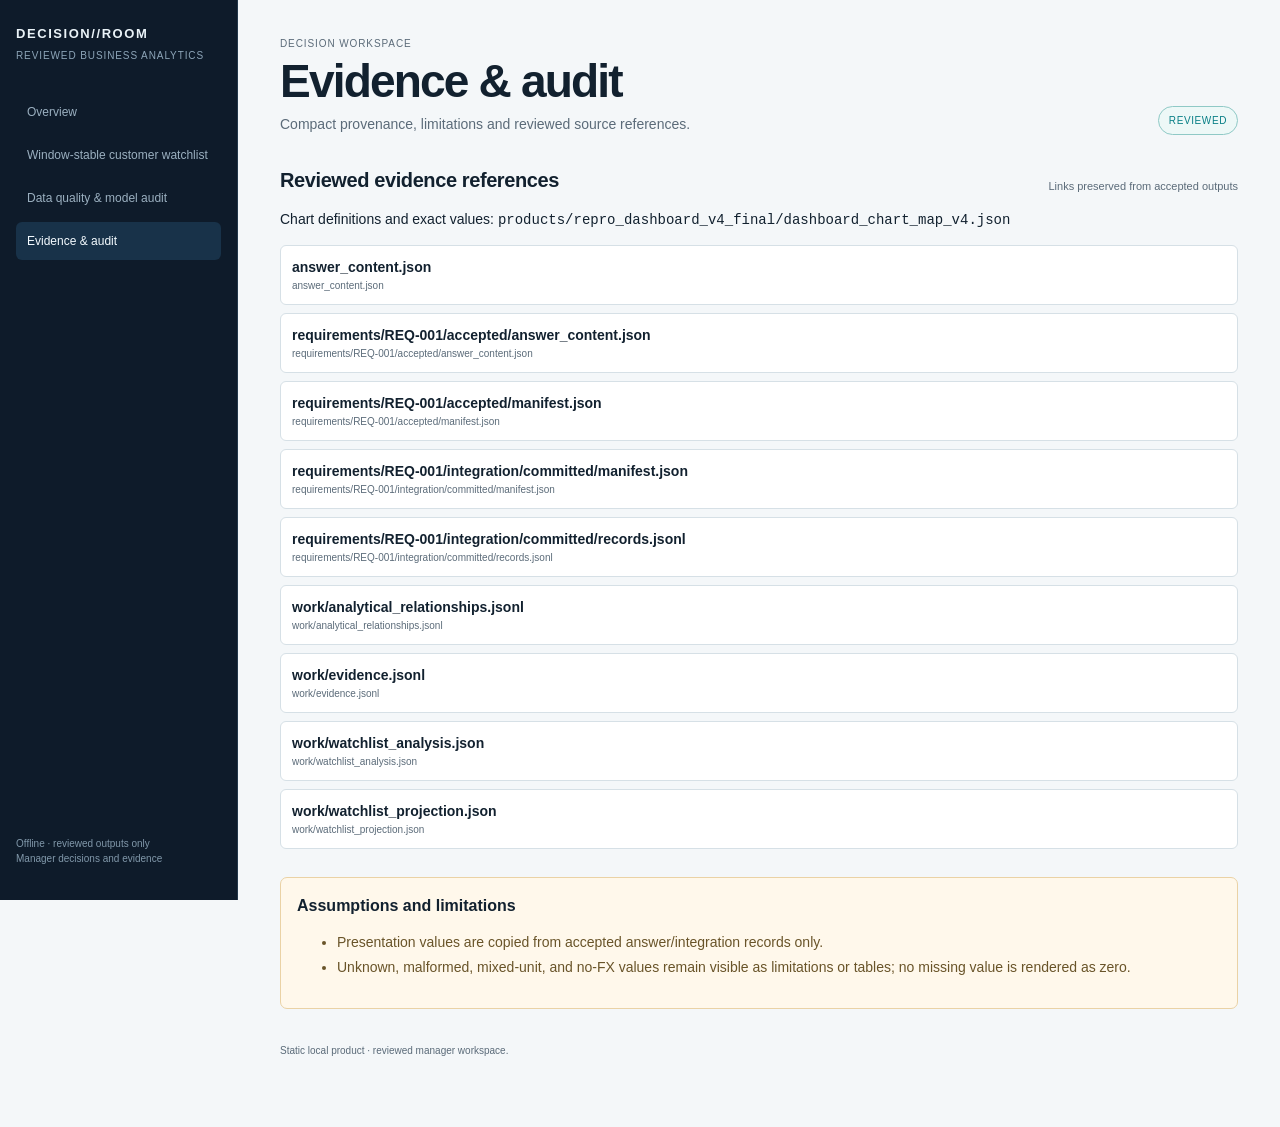
<file: runs/RUN-2192ca59eb4a4718/products/repro_dashboard_v4_final/site/evidence.html>
<!doctype html>
<html lang="en"><head><meta charset="utf-8"><meta name="viewport" content="width=device-width,initial-scale=1"><title>Evidence &amp; audit</title><link rel="stylesheet" href="assets/dashboard.css"><link rel="icon" href="assets/favicon.svg" type="image/svg+xml"></head>
<body><div class="shell"><aside class="rail"><a class="brand" href="index.html"><strong>DECISION//ROOM</strong><small>reviewed business analytics</small></a><nav class="nav" aria-label="Dashboard pages"><a href="index.html">Overview</a><a href="domains/group-01.html">Window-stable customer watchlist</a><a href="data-quality-audit.html">Data quality &amp; model audit</a><a href="evidence.html" aria-current="page">Evidence &amp; audit</a></nav><p class="rail-note">Offline · reviewed outputs only<br>Manager decisions and evidence</p></aside><main class="content"><header class="hero"><div><span class="eyebrow">Decision workspace</span><h1>Evidence &amp; audit</h1><p>Compact provenance, limitations and reviewed source references.</p></div><span class="status">Reviewed</span></header><section><div class="section-head"><h2>Reviewed evidence references</h2><p>Links preserved from accepted outputs</p></div><p class="evidence-note">Chart definitions and exact values: <code>products/repro_dashboard_v4_final/dashboard_chart_map_v4.json</code></p><ul class="evidence-list"><li id="trace-answer_content.json"><strong>answer_content.json</strong><span>answer_content.json</span></li><li id="trace-requirements-REQ-001-accepted-answer_content.json"><strong>requirements/REQ-001/accepted/answer_content.json</strong><span>requirements/REQ-001/accepted/answer_content.json</span></li><li id="trace-requirements-REQ-001-accepted-manifest.json"><strong>requirements/REQ-001/accepted/manifest.json</strong><span>requirements/REQ-001/accepted/manifest.json</span></li><li id="trace-requirements-REQ-001-integration-committed-manifest.json"><strong>requirements/REQ-001/integration/committed/manifest.json</strong><span>requirements/REQ-001/integration/committed/manifest.json</span></li><li id="trace-requirements-REQ-001-integration-committed-records.jsonl"><strong>requirements/REQ-001/integration/committed/records.jsonl</strong><span>requirements/REQ-001/integration/committed/records.jsonl</span></li><li id="trace-work-analytical_relationships.jsonl"><strong>work/analytical_relationships.jsonl</strong><span>work/analytical_relationships.jsonl</span></li><li id="trace-work-evidence.jsonl"><strong>work/evidence.jsonl</strong><span>work/evidence.jsonl</span></li><li id="trace-work-watchlist_analysis.json"><strong>work/watchlist_analysis.json</strong><span>work/watchlist_analysis.json</span></li><li id="trace-work-watchlist_projection.json"><strong>work/watchlist_projection.json</strong><span>work/watchlist_projection.json</span></li></ul></section><section class="limits"><h2>Assumptions and limitations</h2><ul><li>Presentation values are copied from accepted answer/integration records only.</li><li>Unknown, malformed, mixed-unit, and no-FX values remain visible as limitations or tables; no missing value is rendered as zero.</li></ul></section><footer class="footer">Static local product · reviewed manager workspace.</footer></main></div></body></html>
</file>
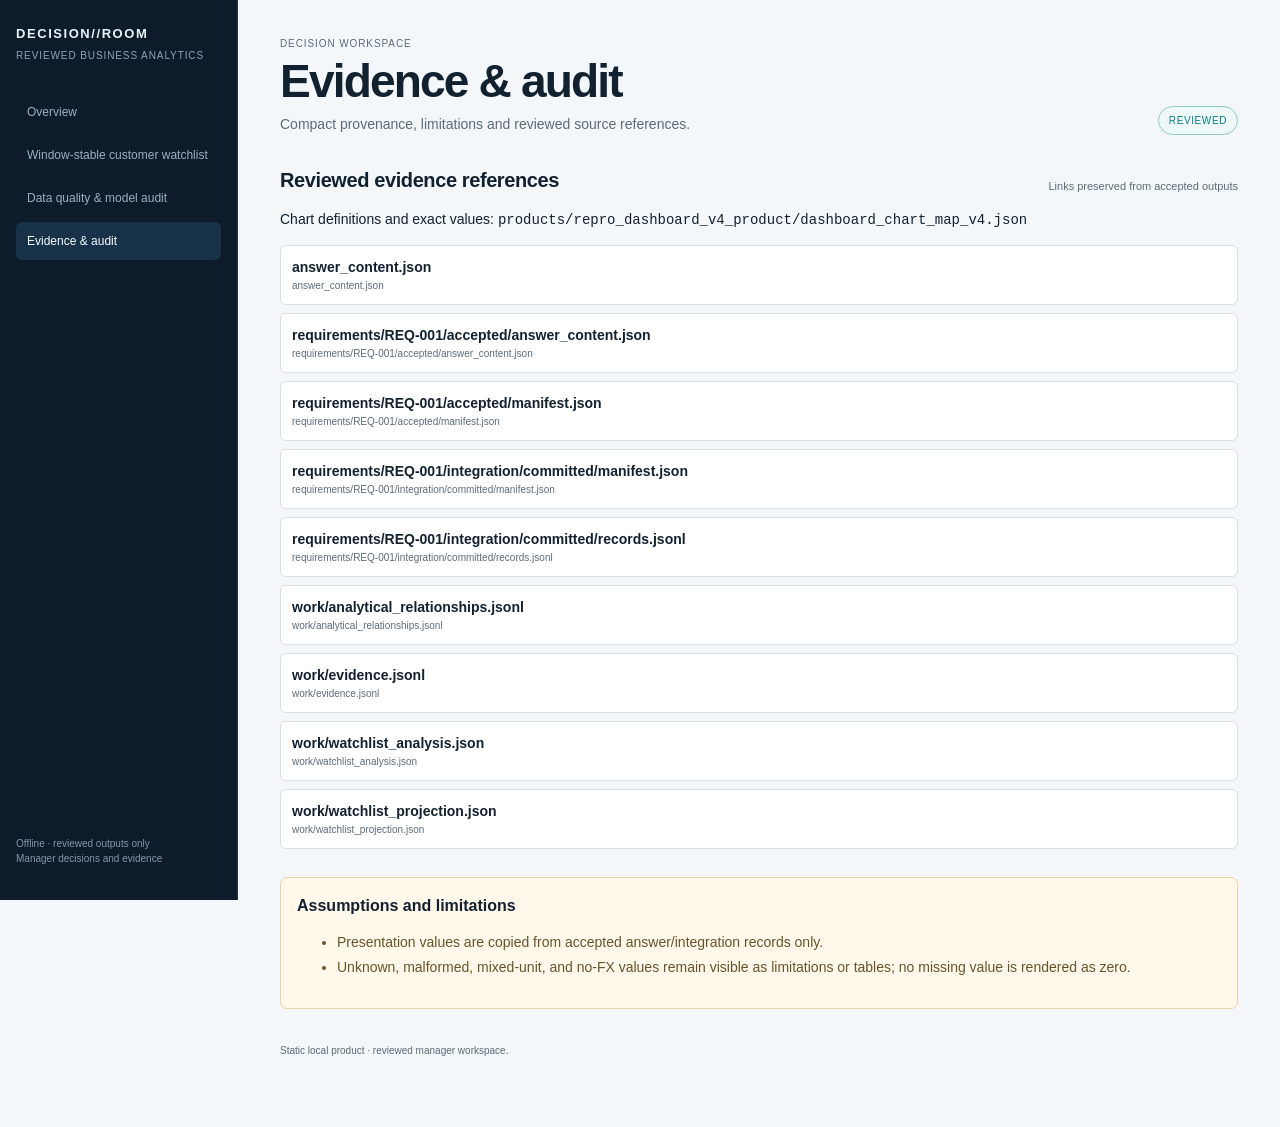
<file: runs/RUN-2192ca59eb4a4718/products/repro_dashboard_v4_product/site/evidence.html>
<!doctype html>
<html lang="en"><head><meta charset="utf-8"><meta name="viewport" content="width=device-width,initial-scale=1"><title>Evidence &amp; audit</title><link rel="stylesheet" href="assets/dashboard.css"><link rel="icon" href="assets/favicon.svg" type="image/svg+xml"></head>
<body><div class="shell"><aside class="rail"><a class="brand" href="index.html"><strong>DECISION//ROOM</strong><small>reviewed business analytics</small></a><nav class="nav" aria-label="Dashboard pages"><a href="index.html">Overview</a><a href="domains/group-01.html">Window-stable customer watchlist</a><a href="data-quality-audit.html">Data quality &amp; model audit</a><a href="evidence.html" aria-current="page">Evidence &amp; audit</a></nav><p class="rail-note">Offline · reviewed outputs only<br>Manager decisions and evidence</p></aside><main class="content"><header class="hero"><div><span class="eyebrow">Decision workspace</span><h1>Evidence &amp; audit</h1><p>Compact provenance, limitations and reviewed source references.</p></div><span class="status">Reviewed</span></header><section><div class="section-head"><h2>Reviewed evidence references</h2><p>Links preserved from accepted outputs</p></div><p class="evidence-note">Chart definitions and exact values: <code>products/repro_dashboard_v4_product/dashboard_chart_map_v4.json</code></p><ul class="evidence-list"><li id="trace-answer_content.json"><strong>answer_content.json</strong><span>answer_content.json</span></li><li id="trace-requirements-REQ-001-accepted-answer_content.json"><strong>requirements/REQ-001/accepted/answer_content.json</strong><span>requirements/REQ-001/accepted/answer_content.json</span></li><li id="trace-requirements-REQ-001-accepted-manifest.json"><strong>requirements/REQ-001/accepted/manifest.json</strong><span>requirements/REQ-001/accepted/manifest.json</span></li><li id="trace-requirements-REQ-001-integration-committed-manifest.json"><strong>requirements/REQ-001/integration/committed/manifest.json</strong><span>requirements/REQ-001/integration/committed/manifest.json</span></li><li id="trace-requirements-REQ-001-integration-committed-records.jsonl"><strong>requirements/REQ-001/integration/committed/records.jsonl</strong><span>requirements/REQ-001/integration/committed/records.jsonl</span></li><li id="trace-work-analytical_relationships.jsonl"><strong>work/analytical_relationships.jsonl</strong><span>work/analytical_relationships.jsonl</span></li><li id="trace-work-evidence.jsonl"><strong>work/evidence.jsonl</strong><span>work/evidence.jsonl</span></li><li id="trace-work-watchlist_analysis.json"><strong>work/watchlist_analysis.json</strong><span>work/watchlist_analysis.json</span></li><li id="trace-work-watchlist_projection.json"><strong>work/watchlist_projection.json</strong><span>work/watchlist_projection.json</span></li></ul></section><section class="limits"><h2>Assumptions and limitations</h2><ul><li>Presentation values are copied from accepted answer/integration records only.</li><li>Unknown, malformed, mixed-unit, and no-FX values remain visible as limitations or tables; no missing value is rendered as zero.</li></ul></section><footer class="footer">Static local product · reviewed manager workspace.</footer></main></div></body></html>
</file>
<file: apps/control_center_design_lab/styles.css>
:root {
  color-scheme: dark;
  --bg: #071117;
  --panel: #0d1a22;
  --panel-2: #11232d;
  --panel-3: #172b35;
  --line: rgba(151, 188, 201, 0.18);
  --line-strong: rgba(151, 188, 201, 0.32);
  --ink: #eaf3f4;
  --muted: #89a0aa;
  --muted-2: #5f7883;
  --cyan: #24d2d8;
  --cyan-soft: rgba(36, 210, 216, 0.14);
  --green: #34c694;
  --amber: #e3a928;
  --violet: #9b79e8;
  --red: #e35f6c;
  --blue: #5aa8ff;
  --mono: "SFMono-Regular", "Roboto Mono", Consolas, monospace;
  --sans: Inter, ui-sans-serif, -apple-system, BlinkMacSystemFont, "Segoe UI", sans-serif;
}

* { box-sizing: border-box; }

html, body { min-height: 100%; }

body {
  margin: 0;
  background:
    radial-gradient(circle at 78% -5%, rgba(27, 153, 165, 0.11), transparent 31rem),
    var(--bg);
  color: var(--ink);
  font-family: var(--sans);
  overflow-x: hidden;
}

button, input { font: inherit; }
button { color: inherit; }

.app-shell {
  display: grid;
  grid-template-columns: 244px minmax(0, 1fr);
  grid-template-rows: 72px minmax(calc(100vh - 72px), auto);
  min-height: 100vh;
}

.topbar {
  position: sticky;
  top: 0;
  z-index: 30;
  grid-column: 1 / -1;
  display: grid;
  grid-template-columns: 244px 1fr auto;
  align-items: center;
  min-height: 72px;
  border-bottom: 1px solid var(--line);
  background: rgba(7, 17, 23, 0.94);
  backdrop-filter: blur(18px);
}

.brand {
  height: 100%;
  display: flex;
  align-items: center;
  gap: 13px;
  padding: 0 22px;
  border-right: 1px solid var(--line);
}

.brand strong, .brand span { display: block; }
.brand strong { font-size: 13px; letter-spacing: 0.21em; }
.brand > div > span { margin-top: 3px; color: var(--cyan); font: 9px/1 var(--mono); letter-spacing: 0.24em; }

.brand-mark { position: relative; width: 31px; height: 37px; }
.brand-mark i {
  position: absolute;
  left: 8px;
  width: 18px;
  height: 18px;
  border: 1px solid var(--cyan);
  transform: rotate(45deg);
}
.brand-mark i:nth-child(1) { top: 0; }
.brand-mark i:nth-child(2) { top: 9px; }
.brand-mark i:nth-child(3) { top: 18px; }

.fixture-note {
  display: flex;
  align-items: center;
  gap: 9px;
  padding-left: 24px;
  color: var(--muted);
  font: 10px/1 var(--mono);
  letter-spacing: 0.13em;
}

.fixture-dot, .live-dot, .status-running {
  display: inline-block;
  width: 7px;
  height: 7px;
  border-radius: 50%;
  background: var(--amber);
}

.live-dot, .status-running { background: var(--cyan); box-shadow: 0 0 0 4px rgba(36, 210, 216, 0.1); }
.simulation-controls { display: flex; align-items: center; gap: 8px; padding-right: 20px; }

.granularity-control { display: flex; align-items: center; gap: 7px; padding: 0 5px 0 9px; border: 1px solid var(--line-strong); border-radius: 5px; background: var(--panel); }
.granularity-control span { color: var(--muted-2); font: 8px/1 var(--mono); letter-spacing: .1em; }
.granularity-control select { min-height: 31px; border: 0; outline: 0; background: transparent; color: var(--ink); font: 10px/1 var(--mono); cursor: pointer; }
.granularity-control select option { background: var(--panel); color: var(--ink); }

.quiet-button, .primary-button {
  border: 1px solid var(--line-strong);
  border-radius: 5px;
  background: var(--panel);
  padding: 10px 13px;
  cursor: pointer;
  transition: border-color 160ms, background 160ms, transform 160ms;
}
.quiet-button:hover, .primary-button:hover { border-color: var(--cyan); }
.quiet-button:active, .primary-button:active { transform: translateY(1px); }
.quiet-button { color: var(--muted); font-size: 12px; }
.quiet-button.is-active { color: var(--ink); }
.quiet-button .live-dot { margin-right: 7px; }
.primary-button { background: var(--cyan); border-color: var(--cyan); color: #041114; font-weight: 700; font-size: 12px; }
.primary-button span { margin-left: 8px; }

.concept-nav {
  position: sticky;
  top: 72px;
  height: calc(100vh - 72px);
  display: flex;
  flex-direction: column;
  border-right: 1px solid var(--line);
  background: #09151c;
  overflow: auto;
}

.nav-heading { padding: 24px 18px 16px; }
.nav-heading span, .eyebrow { color: var(--cyan); font: 9px/1.3 var(--mono); letter-spacing: 0.18em; }
.nav-heading strong { display: block; margin-top: 7px; font-size: 15px; }

.concept-button {
  width: calc(100% - 18px);
  margin: 3px 9px;
  display: grid;
  grid-template-columns: 30px 1fr;
  gap: 9px;
  align-items: start;
  padding: 13px 10px;
  border: 1px solid transparent;
  border-radius: 5px;
  background: transparent;
  text-align: left;
  cursor: pointer;
}
.concept-button:hover { background: rgba(255,255,255,0.025); }
.concept-button.is-active { background: var(--cyan-soft); border-color: rgba(36,210,216,0.3); }
.concept-index { color: var(--muted-2); font: 12px/1.3 var(--mono); }
.concept-button.is-active .concept-index { color: var(--cyan); }
.concept-button strong { display: block; font-size: 12px; line-height: 1.35; }
.concept-button span:last-child { display: block; margin-top: 4px; color: var(--muted); font-size: 10px; line-height: 1.4; }
.nav-footer { margin-top: auto; padding: 18px; border-top: 1px solid var(--line); color: var(--muted); font-size: 10px; }
.nav-footer span, .nav-footer strong { display: block; }
.nav-footer strong { margin-top: 6px; color: var(--ink); font: 9px/1.5 var(--mono); font-weight: 500; }

.workspace { min-width: 0; padding: 28px 30px 48px; }
.concept-header { display: flex; justify-content: space-between; gap: 24px; align-items: flex-end; min-height: 102px; }
.concept-header h1 { margin: 7px 0 6px; font-size: clamp(25px, 2.3vw, 38px); letter-spacing: -0.035em; }
.concept-header p { max-width: 730px; margin: 0; color: var(--muted); font-size: 13px; line-height: 1.55; }
.score-row { display: flex; gap: 7px; flex-wrap: wrap; justify-content: flex-end; }
.score-chip { border: 1px solid var(--line); border-radius: 999px; padding: 7px 9px; background: var(--panel); color: var(--muted); font: 9px/1 var(--mono); letter-spacing: .06em; white-space: nowrap; }
.score-chip b { color: var(--ink); margin-left: 4px; }

.demo-frame { margin-top: 22px; border: 1px solid var(--line-strong); border-radius: 8px; overflow: hidden; background: #0a151c; box-shadow: 0 22px 65px rgba(0,0,0,.24); }
.frame-topline { min-height: 65px; display: flex; justify-content: space-between; align-items: center; padding: 10px 16px; border-bottom: 1px solid var(--line); background: rgba(18,35,44,.65); }
.mission-title { display: flex; align-items: center; gap: 11px; }
.mission-avatar { display: grid; place-items: center; width: 35px; height: 35px; border: 1px solid rgba(36,210,216,.38); border-radius: 5px; color: var(--cyan); background: rgba(36,210,216,.07); font: 11px/1 var(--mono); }
.mission-title strong, .mission-title span { display: block; }
.mission-title strong { font-size: 13px; }
.mission-title div span { margin-top: 4px; color: var(--muted); font: 9px/1 var(--mono); }
.frame-status { display: flex; align-items: center; gap: 15px; color: var(--muted); font: 9px/1 var(--mono); }
.frame-status span:first-child { display: flex; align-items: center; gap: 8px; color: var(--ink); }

.concept-stage {
  position: relative;
  min-height: 610px;
  overflow: hidden;
  background-color: #09151c;
  background-image: radial-gradient(rgba(127,166,179,.16) 1px, transparent 1px);
  background-size: 22px 22px;
}

.concept-rationale { display: grid; grid-template-columns: 1fr 1fr 1fr; gap: 1px; margin-top: 12px; border: 1px solid var(--line); border-radius: 7px; overflow: hidden; background: var(--line); }
.concept-rationale > div { min-height: 102px; padding: 16px; background: var(--panel); }
.concept-rationale p { margin: 8px 0 0; color: var(--muted); font-size: 11px; line-height: 1.55; }

/* Shared concept primitives */
.metric-strip { display: grid; grid-template-columns: repeat(5, 1fr); border-bottom: 1px solid var(--line); background: rgba(12,28,36,.93); }
.metric { padding: 14px 16px; border-right: 1px solid var(--line); }
.metric:last-child { border-right: 0; }
.metric span, .metric strong { display: block; }
.metric span { color: var(--muted); font: 8px/1 var(--mono); letter-spacing: .15em; }
.metric strong { margin-top: 7px; font: 22px/1 var(--mono); }
.metric strong small { color: var(--muted); font-size: 9px; font-weight: 400; }

.state-dot { display: inline-block; width: 7px; height: 7px; border-radius: 50%; background: var(--muted-2); }
.state-dot.running { background: var(--cyan); box-shadow: 0 0 9px rgba(36,210,216,.85); animation: pulse 1.8s ease-in-out infinite; }
.state-dot.accepted { background: var(--green); }
.state-dot.queued { background: var(--muted-2); }
.state-dot.issue { background: var(--red); }

.status-tag { display: inline-flex; align-items: center; gap: 6px; padding: 5px 7px; border-radius: 3px; background: rgba(255,255,255,.04); color: var(--muted); font: 8px/1 var(--mono); text-transform: uppercase; }
.status-tag.running { color: var(--cyan); background: var(--cyan-soft); }
.status-tag.accepted { color: var(--green); background: rgba(52,198,148,.1); }

.detail-card { border: 1px solid var(--line-strong); border-radius: 6px; background: rgba(10,24,31,.94); padding: 15px; box-shadow: 0 18px 35px rgba(0,0,0,.22); }
.detail-card .detail-label { color: var(--cyan); font: 8px/1 var(--mono); letter-spacing: .14em; }
.detail-card h3 { margin: 9px 0 5px; font-size: 18px; }
.detail-card p { margin: 0; color: var(--muted); font-size: 10px; line-height: 1.5; }
.detail-progress { height: 4px; margin: 13px 0 8px; border-radius: 4px; overflow: hidden; background: rgba(255,255,255,.07); }
.detail-progress i { display: block; height: 100%; background: linear-gradient(90deg,var(--cyan),var(--green)); transition: width 450ms; }

/* 01 — Operational command deck */
.command-deck { height: 610px; display: grid; grid-template-rows: auto 1fr; }
.command-body { min-height: 0; display: grid; grid-template-columns: minmax(0,1fr) 270px; }
.command-map { position: relative; overflow: hidden; }
.command-map::before, .command-map::after { content: ""; position: absolute; inset: 12% 19%; border: 1px solid rgba(36,210,216,.11); border-radius: 50%; transform: rotate(-8deg); }
.command-map::after { inset: 23% 31%; border-color: rgba(36,210,216,.18); transform: rotate(13deg); }
.mission-core { position: absolute; left: 50%; top: 50%; z-index: 3; transform: translate(-50%,-50%); width: 150px; height: 150px; display: grid; place-content: center; text-align: center; border: 1px solid rgba(36,210,216,.5); border-radius: 50%; background: radial-gradient(circle, rgba(36,210,216,.2), rgba(9,21,28,.9) 64%); box-shadow: 0 0 55px rgba(36,210,216,.16); }
.mission-core::before { content: ""; position: absolute; inset: -9px; border: 1px dashed rgba(36,210,216,.25); border-radius: inherit; animation: rotate 18s linear infinite; }
.mission-core span { color: var(--muted); font: 8px/1 var(--mono); letter-spacing: .16em; }
.mission-core strong { margin-top: 7px; font: 21px/1 var(--mono); }
.mission-core small { margin-top: 7px; color: var(--cyan); font: 8px/1 var(--mono); }
.orbit-node { position: absolute; z-index: 4; width: 104px; border: 1px solid var(--line); border-radius: 5px; background: rgba(13,29,37,.92); padding: 9px; cursor: pointer; transition: transform 160ms,border-color 160ms,opacity 160ms; }
.orbit-node:hover { z-index: 8; border-color: var(--cyan); transform: translateY(-2px); }
.orbit-node.selected { border-color: var(--cyan); box-shadow: 0 0 0 3px rgba(36,210,216,.08); }
.orbit-node strong { display: block; font: 9px/1 var(--mono); }
.orbit-node span { display: flex; margin-top: 7px; align-items: center; gap: 6px; color: var(--muted); font-size: 8px; }
.command-rail { border-left: 1px solid var(--line); background: rgba(13,26,34,.94); padding: 14px; overflow: auto; }
.rail-title { display: flex; justify-content: space-between; align-items: center; margin-bottom: 12px; font: 9px/1 var(--mono); color: var(--muted); letter-spacing: .12em; }
.rail-title b { color: var(--cyan); }
.event-item { position: relative; padding: 11px 6px 11px 25px; border-bottom: 1px solid var(--line); }
.event-item::before { content: ""; position: absolute; left: 8px; top: 16px; width: 6px; height: 6px; border-radius: 50%; background: var(--muted-2); }
.event-item.live::before { background: var(--cyan); box-shadow: 0 0 9px var(--cyan); }
.event-item strong { display: block; font-size: 10px; }
.event-item span { display: block; margin-top: 4px; color: var(--muted); font-size: 9px; line-height: 1.35; }
.event-item time { display: block; margin-top: 5px; color: var(--muted-2); font: 8px/1 var(--mono); }

/* 02 — Assembly line */
.assembly { height: 610px; display: grid; grid-template-columns: minmax(0,1fr) 245px; }
.assembly-board { overflow: auto; background: linear-gradient(180deg,rgba(11,25,33,.88),rgba(7,17,23,.7)); }
.assembly-head, .assembly-row { display: grid; grid-template-columns: 165px repeat(4,minmax(108px,1fr)); }
.assembly-head { position: sticky; top: 0; z-index: 4; background: #10212a; border-bottom: 1px solid var(--line-strong); }
.assembly-head span { padding: 13px 10px; border-right: 1px solid var(--line); color: var(--muted); font: 8px/1 var(--mono); letter-spacing: .12em; }
.assembly-row { min-height: 65px; border-bottom: 1px solid var(--line); cursor: pointer; }
.assembly-row:hover { background: rgba(255,255,255,.02); }
.assembly-row.selected { background: rgba(36,210,216,.045); }
.lane-name, .station { position: relative; padding: 10px; border-right: 1px solid var(--line); }
.lane-name strong { display: block; font: 9px/1 var(--mono); }
.lane-name span { display: block; margin-top: 7px; color: var(--muted); font-size: 8px; white-space: nowrap; overflow: hidden; text-overflow: ellipsis; }
.station::before { content: ""; position: absolute; top: 50%; left: 0; right: 0; height: 1px; background: rgba(116,154,167,.2); }
.station.done::after { content: "✓"; position: absolute; top: 50%; left: 50%; transform: translate(-50%,-50%); display: grid; place-items: center; width: 20px; height: 20px; border-radius: 50%; background: rgba(52,198,148,.12); color: var(--green); font-size: 10px; }
.worker-capsule { position: relative; z-index: 2; width: max-content; max-width: 100%; display: flex; align-items: center; gap: 6px; padding: 7px 8px; border: 1px solid rgba(36,210,216,.5); border-radius: 999px; background: #0c2830; color: var(--ink); font: 8px/1 var(--mono); animation: enter 360ms ease-out both; }
.worker-capsule i { width: 6px; height: 6px; border-radius: 50%; background: var(--cyan); box-shadow: 0 0 8px var(--cyan); }
.assembly-side { border-left: 1px solid var(--line); padding: 14px; background: #0e1c24; }
.assembly-legend { margin-top: 13px; }
.assembly-legend div { display: flex; align-items: center; gap: 8px; padding: 8px 0; color: var(--muted); font-size: 9px; border-bottom: 1px solid var(--line); }

/* 03 — Constellation */
.galaxy { position: relative; height: 610px; overflow: hidden; background: radial-gradient(circle at 46% 48%,rgba(32,150,160,.13),transparent 16rem),radial-gradient(circle at 47% 50%,#0c1d25,#060e13 68%); }
.galaxy::after { content: ""; position: absolute; inset: 0; pointer-events: none; background-image: radial-gradient(rgba(233,247,249,.45) .6px,transparent .7px); background-size: 59px 53px; opacity: .45; }
.galaxy-core { position: absolute; left: 46%; top: 50%; z-index: 5; transform: translate(-50%,-50%); display: grid; place-items: center; width: 120px; height: 120px; border: 1px solid rgba(36,210,216,.55); border-radius: 50%; background: #0d242c; box-shadow: 0 0 70px rgba(36,210,216,.25); text-align: center; }
.galaxy-core::after { content:""; position:absolute; inset:-28px; border:1px dashed rgba(36,210,216,.2); border-radius:inherit; animation:rotate 24s linear infinite; }
.galaxy-core strong { font: 12px/1.3 var(--mono); }
.galaxy-core span { color: var(--cyan); font: 8px/1 var(--mono); }
.galaxy-node { position: absolute; left: var(--x); top: var(--y); z-index: 6; transform: translate(-50%,-50%); display: grid; place-items: center; width: 59px; height: 59px; border: 1px solid var(--line-strong); border-radius: 50%; background: #10242d; cursor: pointer; transition: transform 180ms,border-color 180ms,opacity 180ms; }
.galaxy-node::before { content:""; position:absolute; inset:-7px; border:1px solid transparent; border-radius:inherit; }
.galaxy-node:hover { transform: translate(-50%,-50%) scale(1.12); border-color: var(--cyan); }
.galaxy-node.selected::before { border-color: var(--cyan); animation: pulse-ring 1.8s infinite; }
.galaxy-node.running { box-shadow: 0 0 25px rgba(36,210,216,.2); }
.galaxy-node.accepted { border-color: rgba(52,198,148,.55); }
.galaxy-node strong { font: 8px/1 var(--mono); }
.galaxy-node span { color: var(--muted); font-size: 7px; }
.galaxy-link { position: absolute; left: 46%; top: 50%; z-index: 2; width: var(--len); height: 1px; transform-origin: left center; transform: rotate(var(--angle)); background: linear-gradient(90deg,rgba(36,210,216,.35),rgba(116,154,167,.08)); }
.galaxy-link.running::after { content:""; position:absolute; top:-2px; left:0; width:5px; height:5px; border-radius:50%; background:var(--cyan); box-shadow:0 0 8px var(--cyan); animation:travel 2.4s linear infinite; }
.galaxy-detail { position: absolute; z-index: 10; right: 18px; top: 18px; width: 238px; }
.galaxy-key { position:absolute; z-index:10; right:18px; bottom:16px; width:238px; padding:10px 12px; border:1px solid var(--line); border-radius:5px; background:rgba(9,20,27,.88); color:var(--muted); font:8px/1.5 var(--mono); }

/* 04 — Trace theater */
.trace-theater { height:610px; display:grid; grid-template-rows:auto 1fr; background:#09141b; }
.trace-toolbar { display:flex; justify-content:space-between; align-items:center; padding:12px 15px; border-bottom:1px solid var(--line); background:#102029; }
.trace-tabs { display:flex; gap:4px; }
.trace-tab { padding:7px 10px; border-radius:4px; color:var(--muted); font:8px/1 var(--mono); }
.trace-tab.active { background:var(--cyan-soft); color:var(--cyan); }
.trace-toolbar > span { color:var(--muted); font:8px/1 var(--mono); }
.trace-body { min-height:0; display:grid; grid-template-columns:minmax(0,1fr) 300px; }
.trace-list { overflow:auto; padding:16px 18px 28px 28px; }
.trace-row { position:relative; display:grid; grid-template-columns:74px 26px 1fr auto; gap:10px; min-height:62px; cursor:pointer; }
.trace-row::before { content:""; position:absolute; left:96px; top:25px; bottom:-1px; width:1px; background:var(--line-strong); }
.trace-time { padding-top:11px; color:var(--muted-2); font:8px/1 var(--mono); text-align:right; }
.trace-icon { position:relative; z-index:2; margin-top:7px; display:grid; place-items:center; width:24px; height:24px; border:1px solid var(--line-strong); border-radius:4px; background:#10232c; color:var(--muted); font:8px/1 var(--mono); }
.trace-row.live .trace-icon { border-color:var(--cyan); color:var(--cyan); box-shadow:0 0 12px rgba(36,210,216,.15); }
.trace-copy { padding:8px 10px; border:1px solid transparent; border-radius:4px; }
.trace-row:hover .trace-copy, .trace-row.selected .trace-copy { background:rgba(255,255,255,.025); border-color:var(--line); }
.trace-copy strong { display:block; font-size:10px; }
.trace-copy span { display:block; margin-top:5px; color:var(--muted); font-size:9px; }
.trace-duration { padding-top:12px; color:var(--muted-2); font:8px/1 var(--mono); }
.parallel-group { margin:5px 0 12px 110px; padding:9px 10px; border:1px dashed var(--line-strong); border-radius:5px; color:var(--muted); font-size:9px; }
.parallel-group strong { color:var(--violet); margin-right:8px; }
.trace-inspector { border-left:1px solid var(--line); background:#0e1d25; overflow:auto; }
.inspector-head { padding:16px; border-bottom:1px solid var(--line); }
.inspector-head span { color:var(--cyan); font:8px/1 var(--mono); letter-spacing:.12em; }
.inspector-head h3 { margin:8px 0 0; font-size:17px; }
.inspector-section { padding:14px 16px; border-bottom:1px solid var(--line); }
.inspector-section > span { color:var(--muted-2); font:8px/1 var(--mono); letter-spacing:.1em; }
.inspector-section dl { margin:10px 0 0; display:grid; grid-template-columns:1fr auto; gap:8px; font-size:9px; }
.inspector-section dt { color:var(--muted); }
.inspector-section dd { margin:0; font-family:var(--mono); }

/* 05 — Agent city */
.agent-city { position:relative; height:610px; overflow:hidden; background:linear-gradient(180deg,#0b1a22 0 67%,#071017 67%); }
.city-hud { position:absolute; z-index:8; left:16px; top:14px; display:flex; gap:6px; }
.city-hud span { padding:7px 9px; border:1px solid var(--line); border-radius:4px; background:rgba(8,20,27,.8); color:var(--muted); font:8px/1 var(--mono); }
.city-grid { position:absolute; left:18px; right:275px; top:58px; bottom:22px; display:grid; grid-template-columns:repeat(5,1fr); grid-template-rows:repeat(3,1fr); gap:12px; perspective:900px; }
.city-room { position:relative; min-width:0; padding:11px; border:1px solid var(--line); border-top:3px solid var(--muted-2); border-radius:4px; background:linear-gradient(145deg,rgba(22,43,52,.9),rgba(10,25,33,.9)); transform:rotateX(1deg); cursor:pointer; overflow:hidden; transition:transform 160ms,border-color 160ms; }
.city-room:hover { transform:translateY(-3px); border-color:var(--cyan); }
.city-room.accepted { border-top-color:var(--green); }
.city-room.running { border-top-color:var(--cyan); box-shadow:inset 0 0 35px rgba(36,210,216,.07); }
.city-room.selected { outline:1px solid var(--cyan); }
.city-room strong { display:block; font:8px/1 var(--mono); }
.city-room > span { display:block; margin-top:6px; color:var(--muted); font-size:7px; white-space:nowrap; overflow:hidden; text-overflow:ellipsis; }
.room-floor { position:absolute; left:8px; right:8px; bottom:8px; height:24px; display:flex; align-items:end; gap:4px; }
.desk { width:14px; height:8px; border:1px solid rgba(125,161,172,.25); background:#132b35; }
.worker-person { position:absolute; right:11px; bottom:15px; display:grid; place-items:center; width:27px; height:27px; border-radius:50%; border:1px solid var(--cyan); background:#0d3339; color:var(--cyan); font:7px/1 var(--mono); box-shadow:0 0 15px rgba(36,210,216,.3); animation:worker-breathe 1.6s ease-in-out infinite; }
.planner-tower { grid-row:span 2; border-color:rgba(36,210,216,.32); background:linear-gradient(145deg,rgba(18,62,69,.9),rgba(8,28,35,.95)); }
.planner-tower::after { content:"CONTROL TOWER"; position:absolute; right:-20px; top:43%; transform:rotate(90deg); color:rgba(36,210,216,.35); font:7px/1 var(--mono); letter-spacing:.16em; }
.city-side { position:absolute; z-index:9; right:16px; top:16px; bottom:16px; width:238px; }
.city-side .detail-card { height:100%; }
.worker-roster { margin-top:15px; }
.worker-roster div { display:grid; grid-template-columns:25px 1fr; gap:8px; padding:10px 0; border-top:1px solid var(--line); }
.worker-roster b { display:grid; place-items:center; width:24px; height:24px; border:1px solid var(--line-strong); border-radius:50%; color:var(--cyan); font:7px/1 var(--mono); }
.worker-roster span { color:var(--muted); font-size:8px; line-height:1.45; }
.worker-roster span strong { display:block; color:var(--ink); font-size:9px; }

/* 06 — Mission matrix */
.mission-matrix { height:610px; display:grid; grid-template-rows:auto 1fr; background:#0a171e; }
.matrix-summary { display:grid; grid-template-columns:1fr auto; gap:15px; padding:12px 15px; border-bottom:1px solid var(--line); background:#102029; }
.matrix-summary strong { font-size:11px; }
.matrix-summary span { color:var(--muted); font:8px/1 var(--mono); }
.heatbar { display:flex; align-items:center; gap:3px; }
.heatbar i { width:20px; height:8px; border-radius:2px; background:var(--muted-2); }
.heatbar i.done { background:var(--green); }
.heatbar i.live { background:var(--cyan); box-shadow:0 0 9px rgba(36,210,216,.4); }
.matrix-wrap { min-height:0; overflow:auto; }
.matrix-table { width:100%; border-collapse:collapse; table-layout:fixed; font-size:9px; }
.matrix-table thead { position:sticky; top:0; z-index:5; background:#10242d; }
.matrix-table th { height:35px; color:var(--muted); font:8px/1 var(--mono); letter-spacing:.1em; text-align:left; border-bottom:1px solid var(--line-strong); border-right:1px solid var(--line); padding:0 10px; }
.matrix-table th:first-child { width:195px; }
.matrix-table th:last-child { width:135px; }
.matrix-table td { height:39px; border-bottom:1px solid var(--line); border-right:1px solid var(--line); padding:5px 10px; cursor:pointer; }
.matrix-table tr:hover td, .matrix-table tr.selected td { background:rgba(36,210,216,.035); }
.matrix-req strong { font:8px/1 var(--mono); }
.matrix-req span { display:block; margin-top:4px; color:var(--muted); overflow:hidden; white-space:nowrap; text-overflow:ellipsis; }
.cell-state { display:flex; align-items:center; gap:7px; color:var(--muted-2); font:7px/1 var(--mono); }
.cell-state.done { color:var(--green); }
.cell-state.live { color:var(--cyan); }
.cell-state.live i { animation:pulse 1.4s infinite; }
.micro-bars { display:flex; align-items:end; gap:2px; height:18px; }
.micro-bars i { width:4px; background:var(--muted-2); opacity:.65; }
.matrix-foot { position:absolute; right:19px; bottom:16px; width:218px; pointer-events:none; }

/* 07 — Total Execution Graph */
.tes-graph { position: relative; height: 610px; overflow: hidden; background: radial-gradient(circle at 48% 50%, rgba(23,102,116,.15), transparent 18rem), #071219; }
.tes-toolbar { position: absolute; z-index: 12; inset: 0 0 auto; display: flex; align-items: center; justify-content: space-between; min-height: 50px; padding: 10px 14px; border-bottom: 1px solid var(--line); background: rgba(10,26,34,.94); }
.tes-toolbar strong { display: block; font-size: 11px; }
.tes-toolbar span { display: block; margin-top: 4px; color: var(--muted); font: 8px/1 var(--mono); }
.tes-legend { display: flex; align-items: center; gap: 9px; color: var(--muted); font: 8px/1 var(--mono); }
.tes-legend span { display: flex; align-items: center; gap: 4px; margin: 0; }
.tes-key { width: 8px; height: 8px; display: inline-block; border-radius: 50%; background: var(--muted-2); }
.tes-key.req { background: var(--cyan); }
.tes-key.agent { background: var(--violet); }
.tes-key.action { border-radius: 2px; background: var(--amber); }
.tes-key.evidence { border-radius: 2px; background: var(--green); }
.tes-canvas { position: absolute; inset: 50px 0 0; }
.tes-links { position: absolute; inset: 0; width: 100%; height: 100%; pointer-events: none; }
.tes-link { stroke: rgba(111,159,173,.35); stroke-width: 1; stroke-dasharray: 3 4; fill: none; }
.tes-link.active { stroke: rgba(36,210,216,.85); stroke-width: 1.5; stroke-dasharray: 0; filter: drop-shadow(0 0 3px rgba(36,210,216,.55)); }
.tes-link.causal { stroke: rgba(227,169,40,.55); stroke-dasharray: 2 3; }
.tes-link.signal-hidden { opacity: .08; }
.tes-node { position: absolute; z-index: 4; display: grid; place-items: center; width: 65px; min-height: 32px; padding: 5px 6px; border: 1px solid var(--line-strong); border-radius: 5px; background: rgba(10,28,37,.94); color: var(--ink); text-align: center; cursor: pointer; transform: translate(-50%,-50%); transition: transform 140ms, border-color 140ms, opacity 140ms, box-shadow 140ms; }
.tes-node:hover { z-index: 8; border-color: var(--cyan); transform: translate(-50%,-50%) scale(1.1); }
.tes-node.selected { z-index: 9; border-color: var(--cyan); box-shadow: 0 0 0 3px rgba(36,210,216,.1), 0 0 20px rgba(36,210,216,.22); }
.tes-node strong { display: block; font: 8px/1 var(--mono); }
.tes-node small { display: block; margin-top: 4px; max-width: 100%; overflow: hidden; color: var(--muted); font-size: 7px; text-overflow: ellipsis; white-space: nowrap; }
.tes-node.req { width: 75px; border-radius: 999px; border-color: rgba(36,210,216,.52); }
.tes-node.agent { border-radius: 50%; width: 54px; min-height: 54px; border-color: rgba(155,121,232,.7); background: rgba(50,35,75,.85); }
.tes-node.agent small { color: #c3aff5; }
.tes-node.action { border-color: rgba(227,169,40,.65); }
.tes-node.evidence { border-color: rgba(52,198,148,.6); background: rgba(14,46,42,.92); }
.tes-node.live { animation: tes-flicker 1.4s ease-in-out infinite; }
.tes-node.signal-hidden { opacity: .12; pointer-events: none; }
.tes-focus { position: absolute; z-index: 12; right: 14px; top: 14px; width: 210px; padding: 12px; border: 1px solid var(--line-strong); border-radius: 5px; background: rgba(8,21,28,.94); box-shadow: 0 16px 32px rgba(0,0,0,.32); }
.tes-focus .detail-label { color: var(--cyan); font: 8px/1 var(--mono); letter-spacing: .12em; }
.tes-focus strong { display: block; margin-top: 8px; font: 12px/1.2 var(--mono); }
.tes-focus p { margin: 6px 0 0; color: var(--muted); font-size: 9px; line-height: 1.4; }
.tes-minimap { position: absolute; z-index: 12; left: 14px; bottom: 14px; width: 156px; height: 73px; padding: 8px; border: 1px solid var(--line); border-radius: 5px; background: rgba(9,22,29,.9); }
.tes-minimap span { display: block; color: var(--muted-2); font: 7px/1 var(--mono); letter-spacing: .11em; }
.tes-minimap i { position: absolute; width: 3px; height: 3px; border-radius: 50%; background: var(--muted-2); }
.tes-minimap i:nth-child(2n) { background: var(--cyan); }
.tes-minimap i:nth-child(3n) { background: var(--amber); }

/* 08 — Agent spawn wall */
.spawn-wall { position: relative; height: 610px; overflow: hidden; padding: 68px 18px 16px; background: linear-gradient(180deg,#0a1921,#071219); }
.spawn-head { position: absolute; z-index: 5; left: 16px; right: 16px; top: 14px; display: flex; align-items: center; justify-content: space-between; }
.spawn-head strong { font-size: 11px; }
.spawn-head span { margin-left: 8px; color: var(--muted); font: 8px/1 var(--mono); }
.spawn-signal { color: var(--cyan); font: 8px/1 var(--mono); }
.spawn-grid { display: grid; grid-template-columns: repeat(3,minmax(170px,1fr)); gap: 12px; height: 100%; overflow: auto; align-content: start; }
.agent-console { min-height: 148px; position: relative; border: 1px solid var(--line-strong); border-top: 3px solid var(--muted-2); border-radius: 5px; background: rgba(13,30,38,.94); box-shadow: 0 10px 24px rgba(0,0,0,.2); cursor: pointer; transition: transform 160ms,border-color 160ms; }
.agent-console.active { animation: enter 360ms ease-out both; }
.agent-console:hover,.agent-console.selected { border-color: var(--cyan); transform: translateY(-2px); }
.agent-console.active { border-top-color: var(--cyan); }
.agent-console.completed { min-height: 58px; border-top-color: var(--green); opacity: .78; }
.console-top { display: flex; align-items: center; justify-content: space-between; padding: 9px 10px 7px; border-bottom: 1px solid var(--line); }
.console-id { display: flex; align-items: center; gap: 7px; font: 9px/1 var(--mono); }
.console-id i { width: 8px; height: 8px; border-radius: 50%; background: var(--violet); }
.agent-console.active .console-id i { background: var(--cyan); box-shadow: 0 0 8px var(--cyan); animation: pulse 1.5s infinite; }
.console-status { color: var(--muted); font: 7px/1 var(--mono); }
.agent-console.active .console-status { color: var(--cyan); }
.console-body { padding: 8px 10px 10px; }
.console-context { display: inline-block; padding: 3px 5px; border: 1px solid var(--line); border-radius: 3px; color: var(--amber); font: 7px/1 var(--mono); }
.console-lines { margin: 8px 0 0; padding: 0; list-style: none; color: var(--muted); font: 8px/1.55 var(--mono); }
.console-lines li { overflow: hidden; text-overflow: ellipsis; white-space: nowrap; }
.console-lines li::before { content: "> "; color: var(--cyan); }
.recent-stack { grid-column: 1 / -1; display: flex; align-items: center; gap: 9px; min-height: 54px; padding: 8px 10px; border: 1px dashed var(--line-strong); border-radius: 5px; background: rgba(10,24,31,.8); overflow: auto; }
.recent-stack > strong { color: var(--muted-2); font: 8px/1 var(--mono); white-space: nowrap; }
.recent-agent { display: inline-flex; align-items: center; gap: 6px; padding: 7px 8px; border: 1px solid rgba(52,198,148,.32); border-radius: 4px; color: var(--muted); font: 8px/1 var(--mono); white-space: nowrap; cursor: pointer; animation: enter 360ms ease-out both; }
.recent-agent:hover { border-color: var(--green); color: var(--ink); }
.recent-agent i { width: 6px; height: 6px; border-radius: 50%; background: var(--green); }
.spawn-inspector { position: absolute; z-index: 8; right: 18px; bottom: 16px; width: 230px; padding: 12px; border: 1px solid var(--line-strong); border-radius: 5px; background: rgba(8,21,28,.95); box-shadow: 0 16px 32px rgba(0,0,0,.32); }
.spawn-inspector span { color: var(--cyan); font: 8px/1 var(--mono); letter-spacing:.1em; }
.spawn-inspector strong { display: block; margin-top: 8px; font: 13px/1.1 var(--mono); }
.spawn-inspector p { margin: 6px 0 0; color: var(--muted); font-size: 9px; line-height: 1.4; }

/* 09 — Temporal braid */
.temporal-braid { position: relative; height: 610px; overflow: auto; background: #08151c; }
.braid-toolbar { position: sticky; z-index: 8; top: 0; display: flex; align-items: center; justify-content: space-between; min-width: 860px; padding: 12px 15px; border-bottom: 1px solid var(--line); background: rgba(14,31,40,.96); }
.braid-toolbar strong { font-size: 11px; }
.braid-toolbar span { color: var(--muted); font: 8px/1 var(--mono); }
.braid-body { position: relative; min-width: 860px; padding: 22px 18px 30px; }
.braid-ruler { display: grid; grid-template-columns: 140px repeat(6,1fr); align-items: end; height: 28px; border-bottom: 1px solid var(--line-strong); color: var(--muted-2); font: 8px/1 var(--mono); }
.braid-ruler span { padding: 0 8px 8px; border-left: 1px solid rgba(151,188,201,.1); }
.braid-ruler span:first-child { border-left: 0; }
.braid-lanes { position: relative; }
.braid-row { display: grid; grid-template-columns: 140px 1fr; min-height: 69px; border-bottom: 1px solid var(--line); }
.braid-agent { padding: 13px 9px 0 0; }
.braid-agent strong { display: block; font: 9px/1 var(--mono); }
.braid-agent span { display: block; margin-top: 5px; color: var(--muted); font-size: 8px; }
.braid-track { position: relative; background: repeating-linear-gradient(90deg, transparent 0, transparent calc(16.66% - 1px), rgba(151,188,201,.08) calc(16.66% - 1px), rgba(151,188,201,.08) 16.66%); }
.braid-now { position: absolute; z-index: 5; top: 0; bottom: 0; left: 80%; width: 1px; background: var(--cyan); box-shadow: 0 0 9px rgba(36,210,216,.7); pointer-events: none; }
.braid-now::before { content: "NOW"; position: absolute; top: -18px; left: -11px; color: var(--cyan); font: 7px/1 var(--mono); }
.braid-span { position: absolute; top: 22px; height: 23px; display: flex; align-items: center; min-width: 32px; padding: 0 7px; border: 1px solid rgba(36,210,216,.45); border-radius: 999px; background: rgba(20,66,72,.9); color: var(--ink); font: 7px/1 var(--mono); cursor: pointer; transition: box-shadow 160ms,transform 160ms; }
.braid-span:hover,.braid-span.selected { z-index: 3; box-shadow: 0 0 0 3px rgba(36,210,216,.1), 0 0 15px rgba(36,210,216,.3); transform: translateY(-2px); }
.braid-span.done { border-color: rgba(52,198,148,.5); background: rgba(25,67,57,.82); }
.braid-span.review { border-color: rgba(155,121,232,.56); background: rgba(50,36,76,.82); }
.braid-span.action { border-radius: 4px; }
.braid-handoff { position: absolute; z-index: 4; width: 20px; height: 20px; border: 1px dashed var(--amber); border-radius: 50%; background: rgba(55,43,18,.86); color: var(--amber); font: 7px/18px var(--mono); text-align: center; }
.braid-parallel { position: absolute; z-index: 6; top: 6px; right: 250px; padding: 6px 8px; border: 1px dashed rgba(155,121,232,.5); border-radius: 4px; background: rgba(44,31,69,.78); color: #c7b8ee; font: 7px/1 var(--mono); }
.braid-inspector { position: sticky; z-index: 8; right: 14px; bottom: 14px; float: right; width: 220px; margin: -130px 14px 14px 0; padding: 12px; border: 1px solid var(--line-strong); border-radius: 5px; background: rgba(8,21,28,.95); box-shadow: 0 16px 32px rgba(0,0,0,.32); }
.braid-inspector span { color: var(--cyan); font: 8px/1 var(--mono); letter-spacing: .11em; }
.braid-inspector strong { display: block; margin-top: 8px; font: 12px/1.2 var(--mono); }
.braid-inspector p { margin: 6px 0 0; color: var(--muted); font-size: 9px; line-height: 1.4; }

/* 10 — Mission flame graph */
.flame-graph { position: relative; height: 610px; overflow: auto; padding: 16px 15px 24px; background: linear-gradient(180deg,#0a1820,#071118); }
.flame-toolbar { display: flex; align-items: center; justify-content: space-between; margin-bottom: 13px; }
.flame-toolbar strong { font-size: 11px; }
.flame-toolbar span { color: var(--muted); font: 8px/1 var(--mono); }
.flame-critical { color: var(--amber); font: 8px/1 var(--mono); }
.flame-root { min-width: 740px; }
.flame-block { position: relative; display: flex; align-items: center; min-height: 34px; margin-bottom: 3px; padding: 0 9px; border: 1px solid rgba(132,174,185,.32); border-radius: 3px; background: linear-gradient(90deg,rgba(44,91,96,.88),rgba(19,49,56,.88)); color: var(--ink); font: 8px/1 var(--mono); cursor: pointer; transition: filter 140ms,transform 140ms,box-shadow 140ms; }
.flame-block:hover,.flame-block.selected { z-index: 3; filter: brightness(1.25); transform: translateX(2px); box-shadow: 0 0 0 2px rgba(36,210,216,.24); }
.flame-block.mission { min-height: 39px; border-color: rgba(36,210,216,.56); background: linear-gradient(90deg,rgba(24,98,106,.92),rgba(16,52,60,.92)); }
.flame-block.req { margin-left: 22px; background: linear-gradient(90deg,rgba(37,88,83,.9),rgba(24,58,56,.9)); }
.flame-block.agent { margin-left: 44px; background: linear-gradient(90deg,rgba(70,50,103,.86),rgba(38,31,60,.88)); border-color: rgba(155,121,232,.55); }
.flame-block.action { margin-left: 66px; background: linear-gradient(90deg,rgba(102,78,31,.9),rgba(60,44,22,.88)); border-color: rgba(227,169,40,.56); }
.flame-block.evidence { margin-left: 88px; min-height: 27px; background: linear-gradient(90deg,rgba(34,91,72,.9),rgba(23,55,45,.88)); border-color: rgba(52,198,148,.48); }
.flame-block.active { animation: flame-pulse 1.5s ease-in-out infinite; }
.flame-block small { margin-left: auto; color: rgba(234,243,244,.56); font-size: 7px; }
.flame-rail { position: absolute; z-index: 5; top: 56px; bottom: 24px; left: 65%; width: 2px; background: var(--amber); box-shadow: 0 0 12px rgba(227,169,40,.7); pointer-events: none; }
.flame-rail::before { content: "CRITICAL PATH"; position: absolute; top: -16px; left: 5px; color: var(--amber); font: 7px/1 var(--mono); white-space: nowrap; }
.flame-inspector { position: absolute; z-index: 8; top: 60px; right: 15px; width: 218px; padding: 12px; border: 1px solid var(--line-strong); border-radius: 5px; background: rgba(8,21,28,.95); box-shadow: 0 16px 32px rgba(0,0,0,.32); }
.flame-inspector span { color: var(--cyan); font: 8px/1 var(--mono); letter-spacing: .1em; }
.flame-inspector strong { display: block; margin-top: 8px; font: 12px/1.2 var(--mono); }
.flame-inspector p { margin: 6px 0 0; color: var(--muted); font-size: 9px; line-height: 1.4; }

/* 11 — Semantic zoom atlas */
.zoom-atlas { position: relative; height: 610px; overflow: hidden; background: radial-gradient(circle at 45% 49%,rgba(36,210,216,.16),transparent 12rem),#07131a; }
.atlas-toolbar { position: absolute; z-index: 12; inset: 0 0 auto; display: flex; align-items: center; gap: 9px; min-height: 53px; padding: 11px 14px; border-bottom: 1px solid var(--line); background: rgba(9,25,32,.95); }
.atlas-toolbar strong { margin-right: auto; font-size: 11px; }
.atlas-toolbar > span { color: var(--muted); font: 8px/1 var(--mono); }
.atlas-level { padding: 6px 8px; border: 1px solid var(--line-strong); border-radius: 4px; background: var(--panel); color: var(--muted); font: 8px/1 var(--mono); cursor: pointer; }
.atlas-level:hover,.atlas-level.active { border-color: var(--cyan); color: var(--cyan); background: var(--cyan-soft); }
.atlas-canvas { position: absolute; inset: 53px 0 0; }
.atlas-ring { position: absolute; left: 45%; top: 52%; transform: translate(-50%,-50%); border: 1px solid rgba(36,210,216,.2); border-radius: 50%; pointer-events: none; }
.atlas-ring.r1 { width: 490px; height: 490px; }
.atlas-ring.r2 { width: 340px; height: 340px; border-color: rgba(155,121,232,.28); }
.atlas-ring.r3 { width: 210px; height: 210px; border-color: rgba(227,169,40,.3); }
.atlas-ring.r4 { width: 110px; height: 110px; border-color: rgba(52,198,148,.42); }
.atlas-node { position: absolute; z-index: 5; display: grid; place-items: center; width: 68px; height: 68px; padding: 5px; border: 1px solid var(--line-strong); border-radius: 50%; background: rgba(12,34,42,.92); color: var(--ink); text-align: center; cursor: pointer; transform: translate(-50%,-50%); transition: transform 160ms,border-color 160ms,opacity 160ms; }
.atlas-node:hover,.atlas-node.selected { z-index: 9; transform: translate(-50%,-50%) scale(1.12); border-color: var(--cyan); box-shadow: 0 0 0 3px rgba(36,210,216,.1); }
.atlas-node.mission { width: 126px; height: 126px; border-color: rgba(36,210,216,.62); background: radial-gradient(circle,rgba(36,210,216,.22),rgba(13,38,46,.92)); }
.atlas-node.requirement { width: 88px; height: 88px; border-color: rgba(155,121,232,.6); }
.atlas-node.agent { width: 59px; height: 59px; border-color: rgba(227,169,40,.6); border-radius: 16px; }
.atlas-node.action { width: 45px; height: 45px; border-radius: 8px; border-color: rgba(52,198,148,.65); }
.atlas-node.evidence { width: 30px; height: 30px; border-radius: 4px; border-color: rgba(132,174,185,.55); }
.atlas-node strong { font: 8px/1.15 var(--mono); }
.atlas-node small { display: block; margin-top: 3px; color: var(--muted); font-size: 7px; }
.atlas-node.signal-hidden { opacity: .11; pointer-events: none; }
.atlas-inspector { position: absolute; z-index: 12; right: 15px; top: 15px; width: 220px; padding: 12px; border: 1px solid var(--line-strong); border-radius: 5px; background: rgba(8,21,28,.95); box-shadow: 0 16px 32px rgba(0,0,0,.32); }
.atlas-inspector span { color: var(--cyan); font: 8px/1 var(--mono); letter-spacing:.11em; }
.atlas-inspector strong { display: block; margin-top: 8px; font: 12px/1.2 var(--mono); }
.atlas-inspector p { margin: 6px 0 0; color: var(--muted); font-size: 9px; line-height: 1.4; }
.atlas-breadcrumb { position: absolute; z-index: 10; left: 16px; bottom: 15px; padding: 8px 10px; border: 1px solid var(--line); border-radius: 4px; background: rgba(8,20,27,.86); color: var(--muted); font: 8px/1 var(--mono); }

/* 12 — Event storm */
.event-storm { position: relative; height: 610px; overflow: hidden; background: radial-gradient(circle at 50% 48%,rgba(26,102,111,.18),transparent 17rem),#050f15; }
.storm-toolbar { position: absolute; z-index: 15; inset: 0 0 auto; display: flex; align-items: center; gap: 8px; min-height: 51px; padding: 10px 14px; border-bottom: 1px solid var(--line); background: rgba(7,20,27,.91); }
.storm-toolbar strong { margin-right: auto; font-size: 11px; }
.storm-toolbar span { color: var(--muted); font: 8px/1 var(--mono); }
.storm-toggle { padding: 6px 8px; border: 1px solid var(--line-strong); border-radius: 4px; background: var(--panel); color: var(--muted); font: 8px/1 var(--mono); cursor: pointer; }
.storm-toggle.active { border-color: var(--cyan); background: var(--cyan-soft); color: var(--cyan); }
.storm-field { position: absolute; inset: 51px 0 0; }
.storm-zone { position: absolute; width: 190px; height: 150px; border: 1px dashed rgba(151,188,201,.2); border-radius: 50%; color: rgba(151,188,201,.38); font: 7px/1 var(--mono); text-align: center; padding-top: 68px; }
.storm-zone.z1 { left: 12%; top: 16%; }
.storm-zone.z2 { left: 42%; top: 58%; }
.storm-zone.z3 { left: 67%; top: 19%; }
.storm-particle { position: absolute; z-index: 5; width: 9px; height: 9px; border-radius: 50%; background: var(--cyan); box-shadow: 0 0 13px rgba(36,210,216,.85); animation: storm-drift var(--drift,5s) ease-in-out infinite alternate; cursor: pointer; }
.storm-particle.latest { animation: storm-drift var(--drift,5s) ease-in-out infinite alternate, storm-dissolve 3.2s ease-out both; }
.storm-particle::after { content: ""; position: absolute; right: 5px; top: 3px; width: var(--trail,38px); height: 1px; transform-origin: right center; transform: rotate(var(--angle,22deg)); background: linear-gradient(90deg,transparent,rgba(36,210,216,.65)); pointer-events: none; }
.storm-particle.agent { width: 15px; height: 15px; background: var(--violet); box-shadow: 0 0 16px rgba(155,121,232,.85); }
.storm-particle.agent::before { content: attr(data-agent-code); position: absolute; left: 20px; top: 2px; color: #c8b7f4; font: 7px/1 var(--mono); white-space: nowrap; }
.storm-particle.evidence { width: 6px; height: 6px; background: var(--green); box-shadow: 0 0 9px rgba(52,198,148,.7); }
.storm-particle.signal-hidden { opacity: .09; pointer-events: none; }
.storm-particle.selected { z-index: 10; outline: 2px solid var(--ink); outline-offset: 3px; }
.storm-inspector { position: absolute; z-index: 14; right: 15px; bottom: 15px; width: 228px; min-height: 105px; padding: 12px; border: 1px solid var(--line-strong); border-radius: 5px; background: rgba(8,21,28,.95); box-shadow: 0 16px 32px rgba(0,0,0,.34); }
.storm-inspector span { color: var(--cyan); font: 8px/1 var(--mono); letter-spacing:.11em; }
.storm-inspector strong { display: block; margin-top: 8px; font: 12px/1.2 var(--mono); }
.storm-inspector p { margin: 6px 0 0; color: var(--muted); font-size: 9px; line-height: 1.4; }
.storm-legend { position: absolute; z-index: 10; left: 15px; bottom: 15px; display: flex; gap: 10px; padding: 8px 10px; border: 1px solid var(--line); border-radius: 4px; background: rgba(8,20,27,.8); color: var(--muted); font: 8px/1 var(--mono); }
.storm-legend i { display: inline-block; width: 7px; height: 7px; margin-right: 4px; border-radius: 50%; background: var(--cyan); }
.storm-legend i.agent { background: var(--violet); }
.storm-legend i.evidence { background: var(--green); }
.event-storm.is-frozen .storm-particle { animation-play-state: paused; }

@keyframes tes-flicker { 0%,100%{box-shadow:0 0 0 rgba(36,210,216,0)} 50%{box-shadow:0 0 17px rgba(36,210,216,.32)} }
@keyframes flame-pulse { 0%,100%{filter:brightness(1)} 50%{filter:brightness(1.18)} }
@keyframes storm-drift { from{transform:translate(0,0)} to{transform:translate(var(--dx,18px),var(--dy,-12px)} }
@keyframes storm-dissolve { 0%{opacity:0;filter:blur(2px)} 18%{opacity:1;filter:blur(0)} 86%{opacity:1} 100%{opacity:0;filter:blur(3px)} }

@keyframes pulse { 0%,100%{opacity:.55;transform:scale(.92)} 50%{opacity:1;transform:scale(1.08)} }
@keyframes rotate { to { transform:rotate(360deg); } }
@keyframes enter { from{opacity:0;transform:translateX(-13px)} to{opacity:1;transform:translateX(0)} }
@keyframes pulse-ring { 0%{transform:scale(.88);opacity:0} 45%{opacity:.75} 100%{transform:scale(1.45);opacity:0} }
@keyframes travel { from{left:0} to{left:100%} }
@keyframes worker-breathe { 0%,100%{transform:translateY(0);box-shadow:0 0 10px rgba(36,210,216,.2)} 50%{transform:translateY(-3px);box-shadow:0 0 20px rgba(36,210,216,.42)} }

@media (max-width: 1100px) {
  .app-shell { grid-template-columns: 190px minmax(0,1fr); }
  .topbar { grid-template-columns:190px 1fr auto; }
  .fixture-note { display:none; }
  .concept-header { align-items:flex-start; flex-direction:column; }
  .score-row { justify-content:flex-start; }
  .workspace { padding:22px 20px 40px; }
  .concept-rationale { grid-template-columns:1fr; }
}

@media (max-width: 760px) {
  .app-shell { display:block; }
  .topbar { position:sticky; display:flex; justify-content:space-between; }
  .brand { border-right:0; }
  .simulation-controls .quiet-button { display:none; }
  .concept-nav { position:relative; top:0; height:auto; border-right:0; border-bottom:1px solid var(--line); }
  .nav-heading,.nav-footer { display:none; }
  #concept-list { display:flex; overflow:auto; padding:8px; }
  .concept-button { min-width:170px; margin:0 4px; }
  .workspace { padding:18px 10px 34px; }
  .concept-stage { min-height:650px; overflow:auto; }
  .command-body,.assembly,.trace-body { grid-template-columns:minmax(620px,1fr) 250px; }
  .simulation-controls { gap: 4px; padding-right: 10px; }
  .granularity-control { padding-left: 6px; }
  .granularity-control span { display:none; }
  .spawn-grid { grid-template-columns: repeat(2,minmax(190px,1fr)); min-width: 440px; }
  .tes-graph,.zoom-atlas,.event-storm { min-width: 720px; }
  .flame-graph { min-width: 760px; }
}
</file>
<file: runs/RUN-2192ca59eb4a4718/products/repro_dashboard_v4/site/assets/dashboard.css>
/* Offline decision workspace asset. Dark navigation, light analysis canvas. */
:root {
  color-scheme: light;
  --graphite: #0b1622;
  --rail: #0e1b2a;
  --canvas: #f4f7f9;
  --panel: #ffffff;
  --panel-soft: #eef3f6;
  --ink: #12212f;
  --muted: #5b6b79;
  --line: #d6e0e6;
  --teal: #087f86;
  --blue: #1f6f9d;
  --amber: #b97811;
}

* { box-sizing: border-box; }
html { min-width: 320px; background: var(--canvas); }
body { margin: 0; background: var(--canvas); color: var(--ink); font: 14px/1.5 -apple-system, BlinkMacSystemFont, "Segoe UI", sans-serif; overflow-x: hidden; }
a { color: var(--blue); }
.shell { min-height: 100vh; min-width: 0; display: grid; grid-template-columns: 238px minmax(0, 1fr); }
.rail { position: sticky; top: 0; height: 100vh; padding: 24px 16px; background: var(--rail); border-right: 1px solid #23384b; display: flex; flex-direction: column; color: #eaf3f8; }
.brand { margin: 0 0 28px; text-decoration: none; color: #eaf3f8; }
.brand strong { display: block; letter-spacing: .12em; font-size: 13px; }
.brand small, .eyebrow { color: var(--muted); font-size: 10px; letter-spacing: .09em; text-transform: uppercase; }
.rail .brand small { color: #8da5b8; }
.nav { display: grid; gap: 5px; }
.nav a { padding: 10px 11px; border-radius: 6px; text-decoration: none; color: #9bb0c0; font-size: 12px; }
.nav a:hover, .nav a[aria-current="page"] { color: #f4fbff; background: #183249; }
.rail-note { margin-top: auto; color: #8198aa; font-size: 10px; }
.content { min-width: 0; width: 100%; max-width: 1600px; padding: 32px 42px 70px; background: var(--canvas); overflow-x: hidden; }
.hero { display: flex; justify-content: space-between; gap: 24px; align-items: flex-end; margin-bottom: 25px; }
.hero h1 { margin: 5px 0 8px; font-size: clamp(28px, 3.6vw, 48px); line-height: 1.04; letter-spacing: -.04em; }
.hero p { max-width: 780px; margin: 0; color: var(--muted); }
.status { white-space: nowrap; color: var(--teal); border: 1px solid #8fc9c6; background: #edf8f7; padding: 6px 10px; border-radius: 999px; font-size: 10px; text-transform: uppercase; letter-spacing: .06em; }
.section-head { margin: 30px 0 12px; display: flex; justify-content: space-between; align-items: end; gap: 16px; }
.section-head h2 { margin: 0; font-size: 20px; letter-spacing: -.02em; }
.section-head p { margin: 0; color: var(--muted); font-size: 11px; }
.domain-grid, .chart-grid, .kpi-strip, .ontology-grid { display: grid; grid-template-columns: repeat(12, minmax(0, 1fr)); gap: 14px; }
.domain-card { grid-column: span 6; min-height: 188px; padding: 20px; background: var(--panel); border: 1px solid var(--line); border-top: 3px solid var(--teal); border-radius: 7px; text-decoration: none; box-shadow: 0 5px 16px rgba(18, 33, 47, .04); }
.domain-card:hover { border-color: #9eb8c6; background: #fbfdfe; }
.domain-card h2 { margin: 10px 0 8px; font-size: 24px; letter-spacing: -.025em; color: var(--ink); }
.domain-card p { color: var(--muted); max-width: 52ch; }
.domain-card .count { display: inline-block; margin-top: 16px; color: var(--blue); font-size: 11px; }
.overview-kpi { grid-column: span 3; padding: 16px; background: var(--panel); border: 1px solid var(--line); border-radius: 7px; box-shadow: 0 4px 14px rgba(18, 33, 47, .035); }
.overview-kpi h2 { margin: 6px 0; color: var(--ink); font-size: 13px; line-height: 1.25; }
.overview-kpi strong, .kpi-value { display: block; margin: 12px 0 2px; color: var(--ink); font: 700 clamp(22px, 2.2vw, 31px)/1.1 ui-monospace, SFMono-Regular, Menlo, monospace; letter-spacing: -.04em; font-variant-numeric: tabular-nums; }
.overview-kpi small { display: block; color: var(--muted); font-size: 10px; }
.overview-kpi a { display: inline-block; margin-top: 14px; font-size: 10px; text-decoration: none; }
.requirement-nav { display: flex; gap: 6px; flex-wrap: wrap; margin: 0 0 18px; }
.requirement-link { display: inline-flex; align-items: baseline; gap: 7px; padding: 5px 9px; border: 1px solid #b9ced9; border-radius: 999px; text-decoration: none; font-size: 10px; background: #fff; }
.requirement-link-title { color: var(--ink); max-width: 28ch; overflow: hidden; text-overflow: ellipsis; white-space: nowrap; }
.requirement-link small { color: var(--muted); font-size: 9px; letter-spacing: .04em; }
.requirement-section { min-width: 0; margin: 0 0 26px; padding: 18px; background: var(--panel); border: 1px solid var(--line); border-radius: 8px; box-shadow: 0 4px 14px rgba(18, 33, 47, .035); }
.requirement-header { min-width: 0; display: flex; justify-content: space-between; gap: 22px; align-items: flex-start; border-bottom: 1px solid var(--line); padding-bottom: 13px; margin-bottom: 14px; }
.requirement-header > div, .takeaway { min-width: 0; overflow-wrap: anywhere; }
.requirement-header h2 { margin: 5px 0; font-size: 22px; letter-spacing: -.025em; }
.requirement-id-badge { display: inline-block; color: var(--blue); border: 1px solid #b9ced9; border-radius: 999px; padding: 2px 7px; letter-spacing: .06em; }
.requirement-subtitle, .chart-note, .viz-note { margin: 3px 0 0; color: var(--muted); font-size: 11px; }
.takeaway { max-width: 430px; margin: 0; color: var(--teal); font-size: 12px; font-weight: 650; }
.manager-findings, .manager-signals, .decision-views, .relationship-matrix, .requirement-limitations { min-width: 0; margin: 14px 0; }
.manager-findings > h3, .manager-signals > h3, .decision-views > h3, .relationship-matrix > h3, .requirement-limitations > h3 { margin: 0 0 8px; color: var(--muted); font-size: 11px; letter-spacing: .08em; text-transform: uppercase; }
.finding-list { display: grid; gap: 8px; margin: 0; padding: 0; list-style: none; }
.finding-list li { display: grid; grid-template-columns: 18px minmax(0, 1fr); gap: 8px; align-items: start; padding: 11px 13px; background: #edf8f7; border-left: 3px solid var(--teal); border-radius: 5px; }
.finding-list p { margin: 0; color: var(--ink); font-size: 13px; line-height: 1.45; overflow-wrap: anywhere; }
.finding-list small { display: block; margin-top: 5px; color: var(--muted); font-size: 10px; }
.finding-mark { color: var(--teal); font-size: 18px; line-height: 1; }
.manager-meta { display: flex; flex-wrap: wrap; gap: 5px 12px; margin: 0 0 8px; color: var(--muted); font-size: 10px; }
.manager-meta-item { overflow-wrap: anywhere; }
.manager-meta-item b { color: var(--ink); font-weight: 650; }
.requirement-limitations { padding: 12px 14px; background: #fff8eb; border: 1px solid #ead2a5; border-radius: 6px; }
.requirement-limitations ul { margin: 0; padding-left: 19px; }
.requirement-limitations li { margin: 4px 0; color: #695429; font-size: 11px; overflow-wrap: anywhere; }
.technical-audit { margin-top: 14px; border-top: 1px solid var(--line); padding-top: 10px; }
.technical-audit > summary { cursor: pointer; color: var(--blue); font-size: 11px; font-weight: 650; }
.audit-entry { margin-top: 10px; padding: 10px; background: #f8fbfc; border: 1px solid var(--line); border-radius: 5px; }
.audit-entry h4 { margin: 0 0 4px; color: var(--ink); font-size: 11px; overflow-wrap: anywhere; }
.audit-requirement { margin-top: 18px; padding: 14px; background: #fbfdfe; border: 1px solid var(--line); border-radius: 8px; }
.audit-requirement > header { display: grid; gap: 4px; }
.audit-requirement h2 { margin: 0; font-size: 1.05rem; }
.audit-record-meta { color: var(--muted); font-size: 10px; overflow-wrap: anywhere; }
.raw-audit { max-height: 260px; margin: 8px 0 0; padding: 9px; overflow: auto; white-space: pre-wrap; overflow-wrap: anywhere; background: var(--panel); border: 1px solid var(--line); color: var(--muted); font: 10px/1.45 ui-monospace, SFMono-Regular, Menlo, monospace; }
.audit-scope { margin-top: 8px; padding: 9px 11px; background: var(--panel); border-left: 3px solid var(--blue); }
.audit-scope h4 { margin: 0 0 4px; font-size: 11px; }
.audit-scope p { margin: 0; color: var(--muted); font-size: 10px; overflow-wrap: anywhere; }
.audit-trace-list { display: grid; gap: 6px; margin: 10px 0 0; padding-left: 18px; }
.audit-trace-list li { overflow-wrap: anywhere; font-size: 10px; }
.audit-trace-list span { display: block; color: var(--muted); }
.kpi-strip { margin: 0 0 14px; }
.kpi-strip .widget, .kpi-strip .overview-kpi { grid-column: span 3; }
.widget { grid-column: span 6; min-width: 0; padding: 16px; background: var(--panel); border: 1px solid var(--line); border-radius: 7px; overflow: hidden; }
.widget-kpi { grid-column: span 3; }
.widget-kpi { min-height: 0; }
.widget.span-12, .widget.layout-wide, .widget.layout-full, .widget.layout-hero { grid-column: span 12; }
.widget.span-8 { grid-column: span 8; } .widget.span-6 { grid-column: span 6; } .widget.span-4 { grid-column: span 4; } .widget.span-3 { grid-column: span 3; }
.widget h3 { margin: 0 0 12px; color: var(--ink); font-size: 16px; }
.widget-meta { display: grid; grid-template-columns: max-content 1fr; gap: 3px 10px; color: var(--muted); font-size: 11px; }
.widget-meta dt { font-weight: 650; } .widget-meta dd { margin: 0; overflow-wrap: anywhere; }
.trace-links { margin-top: 13px; padding-top: 9px; border-top: 1px solid var(--line); color: var(--muted); font-size: 10px; overflow-wrap: anywhere; }
.trace-link { color: var(--blue); } .review-status { display: inline-block; color: var(--amber); font-size: 10px; }
.widget-context { margin-top: 12px; border-top: 1px solid var(--line); padding-top: 8px; color: var(--muted); font-size: 10px; }
.widget-context summary { cursor: pointer; color: var(--blue); font-size: 10px; font-weight: 650; }
.widget-context .widget-meta { margin-top: 8px; font-size: 10px; }
.widget-context .trace-links { margin-top: 9px; padding-top: 7px; }
.small-multiple-label { display: inline-block; margin: -5px 0 9px; color: var(--blue); font-size: 10px; letter-spacing: .02em; }
.section-limit { margin: 14px 0 0; padding-top: 10px; border-top: 1px solid var(--line); color: var(--muted); font-size: 10px; }
.section-limit span { color: var(--ink); font-weight: 650; }
.viz-row { display: grid; grid-template-columns: minmax(110px, 1fr) 2fr auto; gap: 9px; align-items: center; margin: 9px 0; }
.viz-label, .viz-value { font-size: 11px; font-variant-numeric: tabular-nums; }
.viz-track { height: 13px; background: #dfe9ee; border-radius: 2px; overflow: hidden; }
.viz-bar { display: block; height: 100%; width: var(--bar-size, 0%); background: var(--teal); }
.viz-row-series { align-items: start; }
.viz-series-list { display: grid; gap: 5px; min-width: 0; }
.viz-series-line { display: grid; grid-template-columns: minmax(86px, max-content) minmax(56px, 1fr) auto; gap: 6px; align-items: center; min-width: 0; font-size: 10px; }
.viz-series-line b, .viz-series-value { overflow-wrap: anywhere; font-size: 10px; font-variant-numeric: tabular-nums; }
.viz-series-track { height: 8px; }
.viz-bar-negative, .column-bar-negative { background: var(--amber); }
.viz-column { display: grid; grid-template-columns: repeat(auto-fit, minmax(64px, 1fr)); align-items: end; gap: 14px; min-height: 220px; margin-top: 12px; padding: 12px 8px 0; border-bottom: 1px solid var(--line); }
.column-item { display: grid; grid-template-rows: auto minmax(140px, 1fr) auto; min-width: 0; gap: 7px; height: 100%; text-align: center; }
.column-value, .column-label { overflow-wrap: anywhere; font-size: 10px; font-variant-numeric: tabular-nums; }
.column-track { display: flex; align-items: end; height: 170px; background: #f8fbfc; border-bottom: 2px solid #b9cbd4; }
.column-bar { display: block; width: 100%; height: var(--column-size, 0%); background: var(--teal); border-top: 3px solid #075d67; }
.column-item-series { display: grid; grid-template-rows: minmax(140px, 1fr) auto; gap: 7px; }
.column-series-list { display: grid; grid-template-columns: repeat(auto-fit, minmax(58px, 1fr)); align-items: end; gap: 5px; min-width: 0; }
.column-series-item { display: grid; grid-template-rows: auto minmax(100px, 1fr) auto; gap: 4px; min-width: 0; font-size: 9px; }
.column-series-item b, .column-series-value { overflow-wrap: anywhere; font-size: 9px; font-variant-numeric: tabular-nums; }
.column-series-track { height: 120px; }
.viz-lollipop { display: grid; gap: 13px; margin-top: 14px; }
.lollipop-row { display: grid; grid-template-columns: minmax(110px, 1fr) minmax(140px, 2fr) auto; gap: 11px; align-items: center; }
.lollipop-label, .lollipop-value { min-width: 0; overflow-wrap: anywhere; font-size: 11px; font-variant-numeric: tabular-nums; }
.lollipop-track { position: relative; display: block; height: 14px; background: #dfe9ee; border-radius: 8px; }
.lollipop-stem { position: relative; display: block; width: var(--lollipop-size, 0%); height: 6px; top: 4px; background: var(--blue); border-radius: 4px; }
.lollipop-dot { position: absolute; top: -4px; right: -7px; width: 14px; height: 14px; background: var(--teal); border: 2px solid var(--panel); border-radius: 50%; box-shadow: 0 0 0 1px var(--teal); }
.viz-progress { min-width: 0; max-width: 100%; display: grid; gap: 12px; margin-top: 12px; }
.progress-row { min-width: 0; max-width: 100%; overflow-wrap: anywhere; }
.progress-heading { min-width: 0; max-width: 100%; display: grid; grid-template-columns: minmax(0, 1fr) auto; justify-content: stretch; gap: 12px; margin-bottom: 5px; }
.progress-heading > * { min-width: 0; overflow-wrap: anywhere; }
.progress-track { display: block; width: 100%; min-width: 0; max-width: 100%; height: 20px; background: #dfe9ee; border: 1px solid #cbdbe2; border-radius: 3px; overflow: hidden; }
.progress-fill { display: block; height: 100%; width: var(--progress-size, 0%); background: var(--teal); }
.viz-leaderboard { display: grid; gap: 8px; margin-top: 10px; }
.leaderboard-row { display: grid; grid-template-columns: 28px minmax(110px, 1fr) minmax(90px, 2fr) auto; gap: 9px; align-items: center; }
.leaderboard-rank { color: var(--amber); font: 700 12px ui-monospace, SFMono-Regular, Menlo, monospace; text-align: right; }
.leaderboard-label { min-width: 0; overflow-wrap: anywhere; font-size: 11px; }
.viz-metric-grid { display: grid; grid-template-columns: repeat(auto-fit, minmax(118px, 1fr)); gap: 8px; margin-top: 10px; }
.metric-tile { min-width: 0; padding: 12px; background: var(--panel-soft); border: 1px solid var(--line); border-left: 3px solid var(--blue); border-radius: 5px; }
.metric-label { display: block; color: var(--muted); font-size: 10px; overflow-wrap: anywhere; }
.metric-value { display: block; margin-top: 7px; color: var(--ink); font: 650 16px ui-monospace, SFMono-Regular, Menlo, monospace; font-variant-numeric: tabular-nums; overflow-wrap: anywhere; }
.metric-context { display: block; margin-top: 5px; color: var(--muted); font-size: 10px; overflow-wrap: anywhere; }
.viz-line-list, .viz-scatter { padding-left: 19px; }
.viz-line-list li, .viz-scatter li { display: flex; justify-content: space-between; gap: 12px; padding: 7px 0; border-bottom: 1px solid var(--line); }
.viz-stacked { margin-top: 10px; }
.stacked-strip { display: block; width: 100%; height: 35px; overflow: hidden; border-radius: 3px; background: #dae6eb; }
.stack-segment { stroke: none; }
.stack-segment-0 { fill: #087f86; } .stack-segment-1 { fill: #1f6f9d; }
.stack-segment-2 { fill: #b97811; } .stack-segment-3 { fill: #168aa5; }
.stack-segment-4 { fill: #78909e; } .stack-segment-5 { fill: #4f7391; }
.stack-segment-6 { fill: #d49a55; } .stack-segment-7 { fill: #9fb7c2; }
.stack-legend { display: grid; gap: 6px; margin: 9px 0 0; padding: 0; list-style: none; }
.stack-legend li { display: grid; grid-template-columns: 10px minmax(0, 1fr) auto auto; gap: 7px; align-items: baseline; font-size: 10px; }
.stack-key { width: 10px; height: 10px; display: inline-block; border-radius: 2px; }
.stack-label { overflow-wrap: anywhere; }
.stack-legend strong { font-variant-numeric: tabular-nums; font-weight: 650; }
.stack-legend small { color: var(--muted); font-variant-numeric: tabular-nums; }
.stack-key-0 { background: #087f86; } .stack-key-1 { background: #1f6f9d; }
.stack-key-2 { background: #b97811; } .stack-key-3 { background: #168aa5; }
.stack-key-4 { background: #78909e; } .stack-key-5 { background: #4f7391; }
.stack-key-6 { background: #d49a55; } .stack-key-7 { background: #9fb7c2; }
.viz-diverging { margin-top: 12px; }
.diverging-svg { display: block; width: 100%; height: 106px; overflow: hidden; background: #f8fbfc; }
.diverging-zero { stroke: var(--amber); stroke-width: 1.5; vector-effect: non-scaling-stroke; }
.diverging-mark { fill: var(--blue); }
.diverging-legend { display: grid; gap: 7px; margin: 10px 0 0; padding: 0; list-style: none; }
.diverging-legend li { display: grid; grid-template-columns: 10px minmax(0, 1fr) auto auto; gap: 7px; align-items: baseline; font-size: 10px; }
.diverging-key { width: 10px; height: 10px; display: inline-block; background: var(--blue); border-radius: 2px; }
.diverging-legend strong, .diverging-legend small { font-variant-numeric: tabular-nums; }
.diverging-legend small { color: var(--muted); }
.viz-heatmap { display: grid; grid-template-columns: repeat(auto-fit, minmax(70px, 1fr)); gap: 5px; }
.heat-cell { padding: 18px 6px; text-align: center; background: #d3edf0; border-radius: 3px; font-size: 11px; }
.heat-cell.high, .heat-cell.critical { background: #d49a55; color: #1b2b37; } .heat-cell.medium { background: #eed39a; }
.scatter-dot, .donut-key { width: 10px; height: 10px; display: inline-block; border-radius: 50%; background: var(--teal); }
.viz-donut { display: grid; grid-template-columns: minmax(160px, 230px) minmax(0, 1fr); gap: 18px; align-items: center; padding: 0; }
.donut-visual { position: relative; width: min(220px, 100%); aspect-ratio: 1; }
.donut-ring { display: block; width: 100%; height: 100%; }
.donut-track, .donut-segment { fill: none; stroke-width: 16; }
.donut-track { stroke: #dfe9ee; }
.donut-center { position: absolute; inset: 0; display: flex; flex-direction: column; align-items: center; justify-content: center; text-align: center; pointer-events: none; }
.donut-center strong { color: var(--ink); font: 700 20px ui-monospace, SFMono-Regular, Menlo, monospace; font-variant-numeric: tabular-nums; }
.donut-center span { max-width: 90px; color: var(--muted); font-size: 9px; line-height: 1.2; }
.donut-legend { display: grid; gap: 6px; margin: 0; padding: 0; list-style: none; }
.donut-legend li { display: grid; grid-template-columns: 10px minmax(0, 1fr) auto auto; gap: 7px; align-items: baseline; font-size: 10px; }
.donut-legend .donut-key { grid-column: 1; width: 10px; height: 10px; }
.donut-label { overflow-wrap: anywhere; }
.donut-legend strong { font-variant-numeric: tabular-nums; font-weight: 650; }
.donut-legend small { color: var(--muted); font-variant-numeric: tabular-nums; }
.donut-key-0 { background: #087f86; } .donut-key-1 { background: #1f6f9d; } .donut-key-2 { background: #b97811; } .donut-key-3 { background: #168aa5; } .donut-key-4 { background: #78909e; }
.viz-waffle { display: grid; grid-template-columns: minmax(190px, 240px) minmax(0, 1fr); gap: 18px; align-items: start; margin-top: 12px; }
.waffle-grid { display: grid; grid-template-columns: repeat(10, minmax(14px, 1fr)); gap: 4px; width: min(230px, 100%); padding: 5px; background: var(--panel-soft); border: 1px solid var(--line); border-radius: 6px; }
.waffle-cell { display: block; aspect-ratio: 1; min-width: 0; border-radius: 2px; background: var(--teal); }
.waffle-cell-0, .waffle-key-0 { background: #087f86; } .waffle-cell-1, .waffle-key-1 { background: #1f6f9d; }
.waffle-cell-2, .waffle-key-2 { background: #b97811; } .waffle-cell-3, .waffle-key-3 { background: #168aa5; }
.waffle-cell-4, .waffle-key-4 { background: #78909e; }
.waffle-legend { display: grid; gap: 7px; margin: 0; padding: 0; list-style: none; }
.waffle-legend li { display: grid; grid-template-columns: 10px minmax(0, 1fr) auto auto; gap: 7px; align-items: baseline; font-size: 10px; }
.waffle-key { width: 10px; height: 10px; display: inline-block; border-radius: 2px; }
.waffle-label { overflow-wrap: anywhere; }
.waffle-legend strong, .waffle-legend small { font-variant-numeric: tabular-nums; }
.waffle-legend small { color: var(--muted); }
.sr-only { position: absolute; width: 1px; height: 1px; padding: 0; margin: -1px; overflow: hidden; clip: rect(0,0,0,0); white-space: nowrap; border: 0; }
.viz-snapshot { display: grid; grid-template-columns: auto 1fr; gap: 3px 12px; padding: 12px 0; }
.viz-snapshot strong { grid-column: 1 / -1; font: 700 26px ui-monospace, SFMono-Regular, Menlo, monospace; }
.viz-snapshot .eyebrow, .viz-snapshot .viz-note { grid-column: 1 / -1; }
.detail-stack { min-width: 0; display: grid; gap: 8px; margin-top: 4px; } .detail-stack .widget { grid-column: span 12; }
details.data-detail { min-width: 0; max-width: 100%; margin-top: 4px; }
details.data-detail:not([open]) > .table-wrap { display: none; }
details.data-detail summary { max-width: 100%; cursor: pointer; color: var(--blue); font-size: 11px; overflow-wrap: anywhere; }
.table-preview { min-width: 0; }
.table-preview::after { content: "Preview of reviewed rows; open full detail for the complete audit table."; display: block; margin-top: 6px; color: var(--muted); font-size: 10px; }
.table-empty { margin: 10px 0; color: var(--muted); font-size: 11px; }
.table-wrap { width: 100%; max-width: 100%; min-width: 0; overflow-x: auto; overflow-y: hidden; margin-top: 10px; }
.table-wrap table { width: max-content; min-width: 100%; max-width: none; border-collapse: collapse; font-size: 11px; }
.table-wrap th, .table-wrap td { padding: 7px; border: 1px solid var(--line); text-align: left; vertical-align: top; overflow-wrap: anywhere; }
.table-wrap th { color: var(--muted); background: var(--panel-soft); }
.limits { margin-top: 28px; padding: 16px; background: #fff8eb; border: 1px solid #ead2a5; border-radius: 7px; } .limits h2 { margin: 0 0 8px; font-size: 16px; } .limits li { margin: 4px 0; color: #695429; }
.ontology-card { grid-column: span 3; padding: 16px; background: var(--panel); border: 1px solid var(--line); border-radius: 7px; } .ontology-card strong { display: block; margin-top: 8px; color: var(--ink); font: 700 27px ui-monospace, SFMono-Regular, Menlo, monospace; }
.ontology-summary { margin: 0 0 18px; padding: 16px 18px; background: var(--panel); border: 1px solid var(--line); border-left: 4px solid var(--teal); border-radius: 7px; }
.ontology-summary strong { display: block; margin-top: 7px; color: var(--ink); font: 650 14px ui-monospace, SFMono-Regular, Menlo, monospace; font-variant-numeric: tabular-nums; overflow-wrap: anywhere; }
.ontology-summary p { margin: 8px 0 0; color: var(--muted); font-size: 11px; }
.ontology-graph-wrap { margin-top: 16px; padding: 12px; background: var(--panel); border: 1px solid var(--line); border-radius: 8px; overflow-x: auto; }
.ontology-graph { display: block; width: 100%; min-width: 760px; height: auto; }
.ontology-lane rect { fill: #eef3f6; stroke: #c7d8e0; stroke-width: 1; }
.ontology-lane-label { fill: var(--ink); font-size: 14px; font-weight: 700; }
.ontology-edge { stroke: #648598; stroke-width: 1.5; fill: none; marker-end: url(#ontology-arrow-v4); }
.ontology-edge[data-route="lane-gutter"] { stroke-width: 1.7; }
.ontology-edge-label { fill: var(--muted); font-size: 9px; text-anchor: middle; paint-order: stroke; stroke: var(--panel); stroke-width: 3px; stroke-linejoin: round; }
.ontology-graph marker path { fill: #648598; }
.ontology-node rect { fill: var(--panel); stroke: var(--blue); stroke-width: 1.5; }
.ontology-node-label { fill: var(--ink); font-size: 10px; font-weight: 700; }
.ontology-node-kind { fill: var(--muted); font-size: 8px; }
.ontology-legend { display: flex; flex-wrap: wrap; gap: 14px; margin: 10px 2px 2px; color: var(--muted); font-size: 10px; }
.legend-swatch { display: inline-block; width: 10px; height: 10px; margin-right: 4px; vertical-align: -1px; border-radius: 2px; }
.object-swatch { background: var(--panel); border: 1px solid var(--blue); } .edge-swatch { background: #648598; }
.network { min-height: 240px; margin-top: 16px; padding: 24px; display: grid; grid-template-columns: repeat(auto-fit, minmax(150px, 1fr)); gap: 12px; align-content: center; background: #eaf1f4; border: 1px solid var(--line); border-radius: 8px; }
.network-node { padding: 13px; text-align: center; background: var(--panel); border: 1px solid #a7c5d2; border-radius: 6px; } .network-node small { display: block; color: var(--muted); font-size: 9px; }
.network-empty { grid-column: 1 / -1; color: var(--muted); text-align: center; }
.relationship-list { display: grid; grid-template-columns: repeat(auto-fit, minmax(210px, 1fr)); gap: 7px; list-style: none; padding: 0; } .relationship-list li { padding: 10px; background: var(--panel); border: 1px solid var(--line); border-radius: 5px; font-size: 11px; } .relationship-list small { display: block; color: var(--muted); margin-top: 4px; } .relationship-arrow { color: var(--teal); }
.evidence-list { display: grid; gap: 8px; padding: 0; list-style: none; } .evidence-list li { padding: 11px; background: var(--panel); border: 1px solid var(--line); border-radius: 6px; } .evidence-list strong { display: block; } .evidence-list span { display: block; color: var(--muted); font-size: 10px; overflow-wrap: anywhere; }
.evidence-note code { overflow-wrap: anywhere; word-break: break-word; }
.footer { margin-top: 34px; color: var(--muted); font-size: 10px; }
@media (max-width: 1080px) { .shell { grid-template-columns: 200px 1fr; } .content { padding: 26px; } .overview-kpi, .kpi-strip .widget, .kpi-strip .overview-kpi { grid-column: span 6; } .widget, .widget-kpi { grid-column: span 12; } .domain-card { grid-column: span 12; } }
@media (max-width: 720px) { .shell { display: block; } .rail { position: static; height: auto; padding: 16px; } .brand { margin-bottom: 14px; } .nav { grid-template-columns: repeat(2, minmax(0, 1fr)); } .rail-note { margin-top: 14px; } .content { padding: 20px 16px; } .hero { display: block; } .status { display: inline-block; margin-top: 12px; } .requirement-header { display: block; } .takeaway { margin-top: 10px; } .overview-kpi, .kpi-strip .widget, .kpi-strip .overview-kpi, .widget, .widget-kpi { grid-column: span 12; } .viz-row { grid-template-columns: 1fr auto; } .viz-track { grid-column: 1 / -1; } .domain-card { min-height: 0; } }
@media (max-width: 720px) { .ontology-card { grid-column: span 12; } }
@media (max-width: 720px) { .viz-donut, .viz-waffle { grid-template-columns: 1fr; } .donut-visual, .waffle-grid { width: min(190px, 78vw); margin: 0 auto; } .leaderboard-row { grid-template-columns: 26px minmax(0, 1fr) auto; } .leaderboard-row .viz-track { grid-column: 2 / -1; grid-row: 2; } .lollipop-row { grid-template-columns: 1fr auto; } .lollipop-track { grid-column: 1 / -1; } .viz-column { gap: 7px; padding-inline: 2px; } .column-label { font-size: 9px; } }
</file>
<file: runs/RUN-2192ca59eb4a4718/products/repro_dashboard_v4_final/site/assets/dashboard.css>
/* Offline decision workspace asset. Dark navigation, light analysis canvas. */
:root {
  color-scheme: light;
  --graphite: #0b1622;
  --rail: #0e1b2a;
  --canvas: #f4f7f9;
  --panel: #ffffff;
  --panel-soft: #eef3f6;
  --ink: #12212f;
  --muted: #5b6b79;
  --line: #d6e0e6;
  --teal: #087f86;
  --blue: #1f6f9d;
  --amber: #b97811;
}

* { box-sizing: border-box; }
html { min-width: 320px; background: var(--canvas); }
body { margin: 0; background: var(--canvas); color: var(--ink); font: 14px/1.5 -apple-system, BlinkMacSystemFont, "Segoe UI", sans-serif; overflow-x: hidden; }
a { color: var(--blue); }
.shell { min-height: 100vh; min-width: 0; display: grid; grid-template-columns: 238px minmax(0, 1fr); }
.rail { position: sticky; top: 0; height: 100vh; padding: 24px 16px; background: var(--rail); border-right: 1px solid #23384b; display: flex; flex-direction: column; color: #eaf3f8; }
.brand { margin: 0 0 28px; text-decoration: none; color: #eaf3f8; }
.brand strong { display: block; letter-spacing: .12em; font-size: 13px; }
.brand small, .eyebrow { color: var(--muted); font-size: 10px; letter-spacing: .09em; text-transform: uppercase; }
.rail .brand small { color: #8da5b8; }
.nav { display: grid; gap: 5px; }
.nav a { padding: 10px 11px; border-radius: 6px; text-decoration: none; color: #9bb0c0; font-size: 12px; }
.nav a:hover, .nav a[aria-current="page"] { color: #f4fbff; background: #183249; }
.rail-note { margin-top: auto; color: #8198aa; font-size: 10px; }
.content { min-width: 0; width: 100%; max-width: 1600px; padding: 32px 42px 70px; background: var(--canvas); overflow-x: hidden; }
.hero { display: flex; justify-content: space-between; gap: 24px; align-items: flex-end; margin-bottom: 25px; }
.hero h1 { margin: 5px 0 8px; font-size: clamp(28px, 3.6vw, 48px); line-height: 1.04; letter-spacing: -.04em; }
.hero p { max-width: 780px; margin: 0; color: var(--muted); }
.status { white-space: nowrap; color: var(--teal); border: 1px solid #8fc9c6; background: #edf8f7; padding: 6px 10px; border-radius: 999px; font-size: 10px; text-transform: uppercase; letter-spacing: .06em; }
.section-head { margin: 30px 0 12px; display: flex; justify-content: space-between; align-items: end; gap: 16px; }
.section-head h2 { margin: 0; font-size: 20px; letter-spacing: -.02em; }
.section-head p { margin: 0; color: var(--muted); font-size: 11px; }
.domain-grid, .chart-grid, .kpi-strip, .ontology-grid { display: grid; grid-template-columns: repeat(12, minmax(0, 1fr)); gap: 14px; }
.domain-card { grid-column: span 6; min-height: 188px; padding: 20px; background: var(--panel); border: 1px solid var(--line); border-top: 3px solid var(--teal); border-radius: 7px; text-decoration: none; box-shadow: 0 5px 16px rgba(18, 33, 47, .04); }
.domain-card:hover { border-color: #9eb8c6; background: #fbfdfe; }
.domain-card h2 { margin: 10px 0 8px; font-size: 24px; letter-spacing: -.025em; color: var(--ink); }
.domain-card p { color: var(--muted); max-width: 52ch; }
.domain-card .count { display: inline-block; margin-top: 16px; color: var(--blue); font-size: 11px; }
.overview-kpi { grid-column: span 3; padding: 16px; background: var(--panel); border: 1px solid var(--line); border-radius: 7px; box-shadow: 0 4px 14px rgba(18, 33, 47, .035); }
.overview-kpi h2 { margin: 6px 0; color: var(--ink); font-size: 13px; line-height: 1.25; }
.overview-kpi strong, .kpi-value { display: block; margin: 12px 0 2px; color: var(--ink); font: 700 clamp(22px, 2.2vw, 31px)/1.1 ui-monospace, SFMono-Regular, Menlo, monospace; letter-spacing: -.04em; font-variant-numeric: tabular-nums; }
.overview-kpi small { display: block; color: var(--muted); font-size: 10px; }
.overview-kpi a { display: inline-block; margin-top: 14px; font-size: 10px; text-decoration: none; }
.requirement-nav { display: flex; gap: 6px; flex-wrap: wrap; margin: 0 0 18px; }
.requirement-link { display: inline-flex; align-items: baseline; gap: 7px; padding: 5px 9px; border: 1px solid #b9ced9; border-radius: 999px; text-decoration: none; font-size: 10px; background: #fff; }
.requirement-link-title { color: var(--ink); max-width: 28ch; overflow: hidden; text-overflow: ellipsis; white-space: nowrap; }
.requirement-link small { color: var(--muted); font-size: 9px; letter-spacing: .04em; }
.requirement-section { min-width: 0; margin: 0 0 26px; padding: 18px; background: var(--panel); border: 1px solid var(--line); border-radius: 8px; box-shadow: 0 4px 14px rgba(18, 33, 47, .035); }
.requirement-header { min-width: 0; display: flex; justify-content: space-between; gap: 22px; align-items: flex-start; border-bottom: 1px solid var(--line); padding-bottom: 13px; margin-bottom: 14px; }
.requirement-header > div, .takeaway { min-width: 0; overflow-wrap: anywhere; }
.requirement-header h2 { margin: 5px 0; font-size: 22px; letter-spacing: -.025em; }
.requirement-id-badge { display: inline-block; color: var(--blue); border: 1px solid #b9ced9; border-radius: 999px; padding: 2px 7px; letter-spacing: .06em; }
.requirement-subtitle, .chart-note, .viz-note { margin: 3px 0 0; color: var(--muted); font-size: 11px; }
.takeaway { max-width: 430px; margin: 0; color: var(--teal); font-size: 12px; font-weight: 650; }
.manager-findings, .manager-signals, .decision-views, .relationship-matrix, .requirement-limitations { min-width: 0; margin: 14px 0; }
.manager-findings > h3, .manager-signals > h3, .decision-views > h3, .relationship-matrix > h3, .requirement-limitations > h3 { margin: 0 0 8px; color: var(--muted); font-size: 11px; letter-spacing: .08em; text-transform: uppercase; }
.finding-list { display: grid; gap: 8px; margin: 0; padding: 0; list-style: none; }
.finding-list li { display: grid; grid-template-columns: 18px minmax(0, 1fr); gap: 8px; align-items: start; padding: 11px 13px; background: #edf8f7; border-left: 3px solid var(--teal); border-radius: 5px; }
.finding-list p { margin: 0; color: var(--ink); font-size: 13px; line-height: 1.45; overflow-wrap: anywhere; }
.finding-list small { display: block; margin-top: 5px; color: var(--muted); font-size: 10px; }
.finding-mark { color: var(--teal); font-size: 18px; line-height: 1; }
.manager-meta { display: flex; flex-wrap: wrap; gap: 5px 12px; margin: 0 0 8px; color: var(--muted); font-size: 10px; }
.manager-meta-item { overflow-wrap: anywhere; }
.manager-meta-item b { color: var(--ink); font-weight: 650; }
.requirement-limitations { padding: 12px 14px; background: #fff8eb; border: 1px solid #ead2a5; border-radius: 6px; }
.requirement-limitations ul { margin: 0; padding-left: 19px; }
.requirement-limitations li { margin: 4px 0; color: #695429; font-size: 11px; overflow-wrap: anywhere; }
.technical-audit { margin-top: 14px; border-top: 1px solid var(--line); padding-top: 10px; }
.technical-audit > summary { cursor: pointer; color: var(--blue); font-size: 11px; font-weight: 650; }
.audit-entry { margin-top: 10px; padding: 10px; background: #f8fbfc; border: 1px solid var(--line); border-radius: 5px; }
.audit-entry h4 { margin: 0 0 4px; color: var(--ink); font-size: 11px; overflow-wrap: anywhere; }
.audit-requirement { margin-top: 18px; padding: 14px; background: #fbfdfe; border: 1px solid var(--line); border-radius: 8px; }
.audit-requirement > header { display: grid; gap: 4px; }
.audit-requirement h2 { margin: 0; font-size: 1.05rem; }
.audit-record-meta { color: var(--muted); font-size: 10px; overflow-wrap: anywhere; }
.raw-audit { max-height: 260px; margin: 8px 0 0; padding: 9px; overflow: auto; white-space: pre-wrap; overflow-wrap: anywhere; background: var(--panel); border: 1px solid var(--line); color: var(--muted); font: 10px/1.45 ui-monospace, SFMono-Regular, Menlo, monospace; }
.audit-scope { margin-top: 8px; padding: 9px 11px; background: var(--panel); border-left: 3px solid var(--blue); }
.audit-scope h4 { margin: 0 0 4px; font-size: 11px; }
.audit-scope p { margin: 0; color: var(--muted); font-size: 10px; overflow-wrap: anywhere; }
.audit-trace-list { display: grid; gap: 6px; margin: 10px 0 0; padding-left: 18px; }
.audit-trace-list li { overflow-wrap: anywhere; font-size: 10px; }
.audit-trace-list span { display: block; color: var(--muted); }
.kpi-strip { margin: 0 0 14px; }
.kpi-strip .widget, .kpi-strip .overview-kpi { grid-column: span 3; }
.widget { grid-column: span 6; min-width: 0; padding: 16px; background: var(--panel); border: 1px solid var(--line); border-radius: 7px; overflow: hidden; }
.widget-kpi { grid-column: span 3; }
.widget-kpi { min-height: 0; }
.widget.span-12, .widget.layout-wide, .widget.layout-full, .widget.layout-hero { grid-column: span 12; }
.widget.span-8 { grid-column: span 8; } .widget.span-6 { grid-column: span 6; } .widget.span-4 { grid-column: span 4; } .widget.span-3 { grid-column: span 3; }
.widget h3 { margin: 0 0 12px; color: var(--ink); font-size: 16px; }
.widget-meta { display: grid; grid-template-columns: max-content 1fr; gap: 3px 10px; color: var(--muted); font-size: 11px; }
.widget-meta dt { font-weight: 650; } .widget-meta dd { margin: 0; overflow-wrap: anywhere; }
.trace-links { margin-top: 13px; padding-top: 9px; border-top: 1px solid var(--line); color: var(--muted); font-size: 10px; overflow-wrap: anywhere; }
.trace-link { color: var(--blue); } .review-status { display: inline-block; color: var(--amber); font-size: 10px; }
.widget-context { margin-top: 12px; border-top: 1px solid var(--line); padding-top: 8px; color: var(--muted); font-size: 10px; }
.widget-context summary { cursor: pointer; color: var(--blue); font-size: 10px; font-weight: 650; }
.widget-context .widget-meta { margin-top: 8px; font-size: 10px; }
.widget-context .trace-links { margin-top: 9px; padding-top: 7px; }
.small-multiple-label { display: inline-block; margin: -5px 0 9px; color: var(--blue); font-size: 10px; letter-spacing: .02em; }
.section-limit { margin: 14px 0 0; padding-top: 10px; border-top: 1px solid var(--line); color: var(--muted); font-size: 10px; }
.section-limit span { color: var(--ink); font-weight: 650; }
.viz-row { display: grid; grid-template-columns: minmax(110px, 1fr) 2fr auto; gap: 9px; align-items: center; margin: 9px 0; }
.viz-label, .viz-value { font-size: 11px; font-variant-numeric: tabular-nums; }
.viz-track { height: 13px; background: #dfe9ee; border-radius: 2px; overflow: hidden; }
.viz-bar { display: block; height: 100%; width: var(--bar-size, 0%); background: var(--teal); }
.viz-row-series { align-items: start; }
.viz-series-list { display: grid; gap: 5px; min-width: 0; }
.viz-series-line { display: grid; grid-template-columns: minmax(86px, max-content) minmax(56px, 1fr) auto; gap: 6px; align-items: center; min-width: 0; font-size: 10px; }
.viz-series-line b, .viz-series-value { overflow-wrap: anywhere; font-size: 10px; font-variant-numeric: tabular-nums; }
.viz-series-track { height: 8px; }
.viz-bar-negative, .column-bar-negative { background: var(--amber); }
.viz-column { display: grid; grid-template-columns: repeat(auto-fit, minmax(64px, 1fr)); align-items: end; gap: 14px; min-height: 220px; margin-top: 12px; padding: 12px 8px 0; border-bottom: 1px solid var(--line); }
.column-item { display: grid; grid-template-rows: auto minmax(140px, 1fr) auto; min-width: 0; gap: 7px; height: 100%; text-align: center; }
.column-value, .column-label { overflow-wrap: anywhere; font-size: 10px; font-variant-numeric: tabular-nums; }
.column-track { display: flex; align-items: end; height: 170px; background: #f8fbfc; border-bottom: 2px solid #b9cbd4; }
.column-bar { display: block; width: 100%; height: var(--column-size, 0%); background: var(--teal); border-top: 3px solid #075d67; }
.column-item-series { display: grid; grid-template-rows: minmax(140px, 1fr) auto; gap: 7px; }
.column-series-list { display: grid; grid-template-columns: repeat(auto-fit, minmax(58px, 1fr)); align-items: end; gap: 5px; min-width: 0; }
.column-series-item { display: grid; grid-template-rows: auto minmax(100px, 1fr) auto; gap: 4px; min-width: 0; font-size: 9px; }
.column-series-item b, .column-series-value { overflow-wrap: anywhere; font-size: 9px; font-variant-numeric: tabular-nums; }
.column-series-track { height: 120px; }
.viz-lollipop { display: grid; gap: 13px; margin-top: 14px; }
.lollipop-row { display: grid; grid-template-columns: minmax(110px, 1fr) minmax(140px, 2fr) auto; gap: 11px; align-items: center; }
.lollipop-label, .lollipop-value { min-width: 0; overflow-wrap: anywhere; font-size: 11px; font-variant-numeric: tabular-nums; }
.lollipop-track { position: relative; display: block; height: 14px; background: #dfe9ee; border-radius: 8px; }
.lollipop-stem { position: relative; display: block; width: var(--lollipop-size, 0%); height: 6px; top: 4px; background: var(--blue); border-radius: 4px; }
.lollipop-dot { position: absolute; top: -4px; right: -7px; width: 14px; height: 14px; background: var(--teal); border: 2px solid var(--panel); border-radius: 50%; box-shadow: 0 0 0 1px var(--teal); }
.viz-progress { min-width: 0; max-width: 100%; display: grid; gap: 12px; margin-top: 12px; }
.progress-row { min-width: 0; max-width: 100%; overflow-wrap: anywhere; }
.progress-heading { min-width: 0; max-width: 100%; display: grid; grid-template-columns: minmax(0, 1fr) auto; justify-content: stretch; gap: 12px; margin-bottom: 5px; }
.progress-heading > * { min-width: 0; overflow-wrap: anywhere; }
.progress-track { display: block; width: 100%; min-width: 0; max-width: 100%; height: 20px; background: #dfe9ee; border: 1px solid #cbdbe2; border-radius: 3px; overflow: hidden; }
.progress-fill { display: block; height: 100%; width: var(--progress-size, 0%); background: var(--teal); }
.viz-leaderboard { display: grid; gap: 8px; margin-top: 10px; }
.leaderboard-row { display: grid; grid-template-columns: 28px minmax(110px, 1fr) minmax(90px, 2fr) auto; gap: 9px; align-items: center; }
.leaderboard-rank { color: var(--amber); font: 700 12px ui-monospace, SFMono-Regular, Menlo, monospace; text-align: right; }
.leaderboard-label { min-width: 0; overflow-wrap: anywhere; font-size: 11px; }
.viz-metric-grid { display: grid; grid-template-columns: repeat(auto-fit, minmax(118px, 1fr)); gap: 8px; margin-top: 10px; }
.metric-tile { min-width: 0; padding: 12px; background: var(--panel-soft); border: 1px solid var(--line); border-left: 3px solid var(--blue); border-radius: 5px; }
.metric-label { display: block; color: var(--muted); font-size: 10px; overflow-wrap: anywhere; }
.metric-value { display: block; margin-top: 7px; color: var(--ink); font: 650 16px ui-monospace, SFMono-Regular, Menlo, monospace; font-variant-numeric: tabular-nums; overflow-wrap: anywhere; }
.metric-context { display: block; margin-top: 5px; color: var(--muted); font-size: 10px; overflow-wrap: anywhere; }
.viz-line-list, .viz-scatter { padding-left: 19px; }
.viz-line-list li, .viz-scatter li { display: flex; justify-content: space-between; gap: 12px; padding: 7px 0; border-bottom: 1px solid var(--line); }
.viz-stacked { margin-top: 10px; }
.stacked-strip { display: block; width: 100%; height: 35px; overflow: hidden; border-radius: 3px; background: #dae6eb; }
.stack-segment { stroke: none; }
.stack-segment-0 { fill: #087f86; } .stack-segment-1 { fill: #1f6f9d; }
.stack-segment-2 { fill: #b97811; } .stack-segment-3 { fill: #168aa5; }
.stack-segment-4 { fill: #78909e; } .stack-segment-5 { fill: #4f7391; }
.stack-segment-6 { fill: #d49a55; } .stack-segment-7 { fill: #9fb7c2; }
.stack-legend { display: grid; gap: 6px; margin: 9px 0 0; padding: 0; list-style: none; }
.stack-legend li { display: grid; grid-template-columns: 10px minmax(0, 1fr) auto auto; gap: 7px; align-items: baseline; font-size: 10px; }
.stack-key { width: 10px; height: 10px; display: inline-block; border-radius: 2px; }
.stack-label { overflow-wrap: anywhere; }
.stack-legend strong { font-variant-numeric: tabular-nums; font-weight: 650; }
.stack-legend small { color: var(--muted); font-variant-numeric: tabular-nums; }
.stack-key-0 { background: #087f86; } .stack-key-1 { background: #1f6f9d; }
.stack-key-2 { background: #b97811; } .stack-key-3 { background: #168aa5; }
.stack-key-4 { background: #78909e; } .stack-key-5 { background: #4f7391; }
.stack-key-6 { background: #d49a55; } .stack-key-7 { background: #9fb7c2; }
.viz-diverging { margin-top: 12px; }
.diverging-svg { display: block; width: 100%; height: 106px; overflow: hidden; background: #f8fbfc; }
.diverging-zero { stroke: var(--amber); stroke-width: 1.5; vector-effect: non-scaling-stroke; }
.diverging-mark { fill: var(--blue); }
.diverging-legend { display: grid; gap: 7px; margin: 10px 0 0; padding: 0; list-style: none; }
.diverging-legend li { display: grid; grid-template-columns: 10px minmax(0, 1fr) auto auto; gap: 7px; align-items: baseline; font-size: 10px; }
.diverging-key { width: 10px; height: 10px; display: inline-block; background: var(--blue); border-radius: 2px; }
.diverging-legend strong, .diverging-legend small { font-variant-numeric: tabular-nums; }
.diverging-legend small { color: var(--muted); }
.viz-heatmap { display: grid; grid-template-columns: repeat(auto-fit, minmax(70px, 1fr)); gap: 5px; }
.heat-cell { padding: 18px 6px; text-align: center; background: #d3edf0; border-radius: 3px; font-size: 11px; }
.heat-cell.high, .heat-cell.critical { background: #d49a55; color: #1b2b37; } .heat-cell.medium { background: #eed39a; }
.scatter-dot, .donut-key { width: 10px; height: 10px; display: inline-block; border-radius: 50%; background: var(--teal); }
.viz-donut { display: grid; grid-template-columns: minmax(160px, 230px) minmax(0, 1fr); gap: 18px; align-items: center; padding: 0; }
.donut-visual { position: relative; width: min(220px, 100%); aspect-ratio: 1; }
.donut-ring { display: block; width: 100%; height: 100%; }
.donut-track, .donut-segment { fill: none; stroke-width: 16; }
.donut-track { stroke: #dfe9ee; }
.donut-center { position: absolute; inset: 0; display: flex; flex-direction: column; align-items: center; justify-content: center; text-align: center; pointer-events: none; }
.donut-center strong { color: var(--ink); font: 700 20px ui-monospace, SFMono-Regular, Menlo, monospace; font-variant-numeric: tabular-nums; }
.donut-center span { max-width: 90px; color: var(--muted); font-size: 9px; line-height: 1.2; }
.donut-legend { display: grid; gap: 6px; margin: 0; padding: 0; list-style: none; }
.donut-legend li { display: grid; grid-template-columns: 10px minmax(0, 1fr) auto auto; gap: 7px; align-items: baseline; font-size: 10px; }
.donut-legend .donut-key { grid-column: 1; width: 10px; height: 10px; }
.donut-label { overflow-wrap: anywhere; }
.donut-legend strong { font-variant-numeric: tabular-nums; font-weight: 650; }
.donut-legend small { color: var(--muted); font-variant-numeric: tabular-nums; }
.donut-key-0 { background: #087f86; } .donut-key-1 { background: #1f6f9d; } .donut-key-2 { background: #b97811; } .donut-key-3 { background: #168aa5; } .donut-key-4 { background: #78909e; }
.viz-waffle { display: grid; grid-template-columns: minmax(190px, 240px) minmax(0, 1fr); gap: 18px; align-items: start; margin-top: 12px; }
.waffle-grid { display: grid; grid-template-columns: repeat(10, minmax(14px, 1fr)); gap: 4px; width: min(230px, 100%); padding: 5px; background: var(--panel-soft); border: 1px solid var(--line); border-radius: 6px; }
.waffle-cell { display: block; aspect-ratio: 1; min-width: 0; border-radius: 2px; background: var(--teal); }
.waffle-cell-0, .waffle-key-0 { background: #087f86; } .waffle-cell-1, .waffle-key-1 { background: #1f6f9d; }
.waffle-cell-2, .waffle-key-2 { background: #b97811; } .waffle-cell-3, .waffle-key-3 { background: #168aa5; }
.waffle-cell-4, .waffle-key-4 { background: #78909e; }
.waffle-legend { display: grid; gap: 7px; margin: 0; padding: 0; list-style: none; }
.waffle-legend li { display: grid; grid-template-columns: 10px minmax(0, 1fr) auto auto; gap: 7px; align-items: baseline; font-size: 10px; }
.waffle-key { width: 10px; height: 10px; display: inline-block; border-radius: 2px; }
.waffle-label { overflow-wrap: anywhere; }
.waffle-legend strong, .waffle-legend small { font-variant-numeric: tabular-nums; }
.waffle-legend small { color: var(--muted); }
.sr-only { position: absolute; width: 1px; height: 1px; padding: 0; margin: -1px; overflow: hidden; clip: rect(0,0,0,0); white-space: nowrap; border: 0; }
.viz-snapshot { display: grid; grid-template-columns: auto 1fr; gap: 3px 12px; padding: 12px 0; }
.viz-snapshot strong { grid-column: 1 / -1; font: 700 26px ui-monospace, SFMono-Regular, Menlo, monospace; }
.viz-snapshot .eyebrow, .viz-snapshot .viz-note { grid-column: 1 / -1; }
.detail-stack { min-width: 0; display: grid; gap: 8px; margin-top: 4px; } .detail-stack .widget { grid-column: span 12; }
details.data-detail { min-width: 0; max-width: 100%; margin-top: 4px; }
details.data-detail:not([open]) > .table-wrap { display: none; }
details.data-detail summary { max-width: 100%; cursor: pointer; color: var(--blue); font-size: 11px; overflow-wrap: anywhere; }
.table-preview { min-width: 0; }
.table-preview::after { content: "Preview of reviewed rows; open full detail for the complete audit table."; display: block; margin-top: 6px; color: var(--muted); font-size: 10px; }
.table-empty { margin: 10px 0; color: var(--muted); font-size: 11px; }
.table-wrap { width: 100%; max-width: 100%; min-width: 0; overflow-x: auto; overflow-y: hidden; margin-top: 10px; }
.table-wrap table { width: max-content; min-width: 100%; max-width: none; border-collapse: collapse; font-size: 11px; }
.table-wrap th, .table-wrap td { padding: 7px; border: 1px solid var(--line); text-align: left; vertical-align: top; overflow-wrap: anywhere; }
.table-wrap th { color: var(--muted); background: var(--panel-soft); }
.limits { margin-top: 28px; padding: 16px; background: #fff8eb; border: 1px solid #ead2a5; border-radius: 7px; } .limits h2 { margin: 0 0 8px; font-size: 16px; } .limits li { margin: 4px 0; color: #695429; }
.ontology-card { grid-column: span 3; padding: 16px; background: var(--panel); border: 1px solid var(--line); border-radius: 7px; } .ontology-card strong { display: block; margin-top: 8px; color: var(--ink); font: 700 27px ui-monospace, SFMono-Regular, Menlo, monospace; }
.ontology-summary { margin: 0 0 18px; padding: 16px 18px; background: var(--panel); border: 1px solid var(--line); border-left: 4px solid var(--teal); border-radius: 7px; }
.ontology-summary strong { display: block; margin-top: 7px; color: var(--ink); font: 650 14px ui-monospace, SFMono-Regular, Menlo, monospace; font-variant-numeric: tabular-nums; overflow-wrap: anywhere; }
.ontology-summary p { margin: 8px 0 0; color: var(--muted); font-size: 11px; }
.ontology-graph-wrap { margin-top: 16px; padding: 12px; background: var(--panel); border: 1px solid var(--line); border-radius: 8px; overflow-x: auto; }
.ontology-graph { display: block; width: 100%; min-width: 760px; height: auto; }
.ontology-lane rect { fill: #eef3f6; stroke: #c7d8e0; stroke-width: 1; }
.ontology-lane-label { fill: var(--ink); font-size: 14px; font-weight: 700; }
.ontology-edge { stroke: #648598; stroke-width: 1.5; fill: none; marker-end: url(#ontology-arrow-v4); }
.ontology-edge[data-route="lane-gutter"] { stroke-width: 1.7; }
.ontology-edge-label { fill: var(--muted); font-size: 9px; text-anchor: middle; paint-order: stroke; stroke: var(--panel); stroke-width: 3px; stroke-linejoin: round; }
.ontology-graph marker path { fill: #648598; }
.ontology-node rect { fill: var(--panel); stroke: var(--blue); stroke-width: 1.5; }
.ontology-node-label { fill: var(--ink); font-size: 10px; font-weight: 700; }
.ontology-node-kind { fill: var(--muted); font-size: 8px; }
.ontology-legend { display: flex; flex-wrap: wrap; gap: 14px; margin: 10px 2px 2px; color: var(--muted); font-size: 10px; }
.legend-swatch { display: inline-block; width: 10px; height: 10px; margin-right: 4px; vertical-align: -1px; border-radius: 2px; }
.object-swatch { background: var(--panel); border: 1px solid var(--blue); } .edge-swatch { background: #648598; }
.network { min-height: 240px; margin-top: 16px; padding: 24px; display: grid; grid-template-columns: repeat(auto-fit, minmax(150px, 1fr)); gap: 12px; align-content: center; background: #eaf1f4; border: 1px solid var(--line); border-radius: 8px; }
.network-node { padding: 13px; text-align: center; background: var(--panel); border: 1px solid #a7c5d2; border-radius: 6px; } .network-node small { display: block; color: var(--muted); font-size: 9px; }
.network-empty { grid-column: 1 / -1; color: var(--muted); text-align: center; }
.relationship-list { display: grid; grid-template-columns: repeat(auto-fit, minmax(210px, 1fr)); gap: 7px; list-style: none; padding: 0; } .relationship-list li { padding: 10px; background: var(--panel); border: 1px solid var(--line); border-radius: 5px; font-size: 11px; } .relationship-list small { display: block; color: var(--muted); margin-top: 4px; } .relationship-arrow { color: var(--teal); }
.evidence-list { display: grid; gap: 8px; padding: 0; list-style: none; } .evidence-list li { padding: 11px; background: var(--panel); border: 1px solid var(--line); border-radius: 6px; } .evidence-list strong { display: block; } .evidence-list span { display: block; color: var(--muted); font-size: 10px; overflow-wrap: anywhere; }
.evidence-note code { overflow-wrap: anywhere; word-break: break-word; }
.footer { margin-top: 34px; color: var(--muted); font-size: 10px; }
@media (max-width: 1080px) { .shell { grid-template-columns: 200px 1fr; } .content { padding: 26px; } .overview-kpi, .kpi-strip .widget, .kpi-strip .overview-kpi { grid-column: span 6; } .widget, .widget-kpi { grid-column: span 12; } .domain-card { grid-column: span 12; } }
@media (max-width: 720px) { .shell { display: block; } .rail { position: static; height: auto; padding: 16px; } .brand { margin-bottom: 14px; } .nav { grid-template-columns: repeat(2, minmax(0, 1fr)); } .rail-note { margin-top: 14px; } .content { padding: 20px 16px; } .hero { display: block; } .status { display: inline-block; margin-top: 12px; } .requirement-header { display: block; } .takeaway { margin-top: 10px; } .overview-kpi, .kpi-strip .widget, .kpi-strip .overview-kpi, .widget, .widget-kpi { grid-column: span 12; } .viz-row { grid-template-columns: 1fr auto; } .viz-track { grid-column: 1 / -1; } .domain-card { min-height: 0; } }
@media (max-width: 720px) { .ontology-card { grid-column: span 12; } }
@media (max-width: 720px) { .viz-donut, .viz-waffle { grid-template-columns: 1fr; } .donut-visual, .waffle-grid { width: min(190px, 78vw); margin: 0 auto; } .leaderboard-row { grid-template-columns: 26px minmax(0, 1fr) auto; } .leaderboard-row .viz-track { grid-column: 2 / -1; grid-row: 2; } .lollipop-row { grid-template-columns: 1fr auto; } .lollipop-track { grid-column: 1 / -1; } .viz-column { gap: 7px; padding-inline: 2px; } .column-label { font-size: 9px; } }
</file>
<file: runs/RUN-2192ca59eb4a4718/products/repro_dashboard_v4_product/site/assets/dashboard.css>
/* Offline decision workspace asset. Dark navigation, light analysis canvas. */
:root {
  color-scheme: light;
  --graphite: #0b1622;
  --rail: #0e1b2a;
  --canvas: #f4f7f9;
  --panel: #ffffff;
  --panel-soft: #eef3f6;
  --ink: #12212f;
  --muted: #5b6b79;
  --line: #d6e0e6;
  --teal: #087f86;
  --blue: #1f6f9d;
  --amber: #b97811;
}

* { box-sizing: border-box; }
html { min-width: 320px; background: var(--canvas); }
body { margin: 0; background: var(--canvas); color: var(--ink); font: 14px/1.5 -apple-system, BlinkMacSystemFont, "Segoe UI", sans-serif; overflow-x: hidden; }
a { color: var(--blue); }
.shell { min-height: 100vh; min-width: 0; display: grid; grid-template-columns: 238px minmax(0, 1fr); }
.rail { position: sticky; top: 0; height: 100vh; padding: 24px 16px; background: var(--rail); border-right: 1px solid #23384b; display: flex; flex-direction: column; color: #eaf3f8; }
.brand { margin: 0 0 28px; text-decoration: none; color: #eaf3f8; }
.brand strong { display: block; letter-spacing: .12em; font-size: 13px; }
.brand small, .eyebrow { color: var(--muted); font-size: 10px; letter-spacing: .09em; text-transform: uppercase; }
.rail .brand small { color: #8da5b8; }
.nav { display: grid; gap: 5px; }
.nav a { padding: 10px 11px; border-radius: 6px; text-decoration: none; color: #9bb0c0; font-size: 12px; }
.nav a:hover, .nav a[aria-current="page"] { color: #f4fbff; background: #183249; }
.rail-note { margin-top: auto; color: #8198aa; font-size: 10px; }
.content { min-width: 0; width: 100%; max-width: 1600px; padding: 32px 42px 70px; background: var(--canvas); overflow-x: hidden; }
.hero { display: flex; justify-content: space-between; gap: 24px; align-items: flex-end; margin-bottom: 25px; }
.hero h1 { margin: 5px 0 8px; font-size: clamp(28px, 3.6vw, 48px); line-height: 1.04; letter-spacing: -.04em; }
.hero p { max-width: 780px; margin: 0; color: var(--muted); }
.status { white-space: nowrap; color: var(--teal); border: 1px solid #8fc9c6; background: #edf8f7; padding: 6px 10px; border-radius: 999px; font-size: 10px; text-transform: uppercase; letter-spacing: .06em; }
.section-head { margin: 30px 0 12px; display: flex; justify-content: space-between; align-items: end; gap: 16px; }
.section-head h2 { margin: 0; font-size: 20px; letter-spacing: -.02em; }
.section-head p { margin: 0; color: var(--muted); font-size: 11px; }
.domain-grid, .chart-grid, .kpi-strip, .ontology-grid { display: grid; grid-template-columns: repeat(12, minmax(0, 1fr)); gap: 14px; }
.domain-card { grid-column: span 6; min-height: 188px; padding: 20px; background: var(--panel); border: 1px solid var(--line); border-top: 3px solid var(--teal); border-radius: 7px; text-decoration: none; box-shadow: 0 5px 16px rgba(18, 33, 47, .04); }
.domain-card:hover { border-color: #9eb8c6; background: #fbfdfe; }
.domain-card h2 { margin: 10px 0 8px; font-size: 24px; letter-spacing: -.025em; color: var(--ink); }
.domain-card p { color: var(--muted); max-width: 52ch; }
.domain-card .count { display: inline-block; margin-top: 16px; color: var(--blue); font-size: 11px; }
.overview-kpi { grid-column: span 3; padding: 16px; background: var(--panel); border: 1px solid var(--line); border-radius: 7px; box-shadow: 0 4px 14px rgba(18, 33, 47, .035); }
.overview-kpi h2 { margin: 6px 0; color: var(--ink); font-size: 13px; line-height: 1.25; }
.overview-kpi strong, .kpi-value { display: block; margin: 12px 0 2px; color: var(--ink); font: 700 clamp(22px, 2.2vw, 31px)/1.1 ui-monospace, SFMono-Regular, Menlo, monospace; letter-spacing: -.04em; font-variant-numeric: tabular-nums; }
.overview-kpi small { display: block; color: var(--muted); font-size: 10px; }
.overview-kpi a { display: inline-block; margin-top: 14px; font-size: 10px; text-decoration: none; }
.requirement-nav { display: flex; gap: 6px; flex-wrap: wrap; margin: 0 0 18px; }
.requirement-link { display: inline-flex; align-items: baseline; gap: 7px; padding: 5px 9px; border: 1px solid #b9ced9; border-radius: 999px; text-decoration: none; font-size: 10px; background: #fff; }
.requirement-link-title { color: var(--ink); max-width: 28ch; overflow: hidden; text-overflow: ellipsis; white-space: nowrap; }
.requirement-link small { color: var(--muted); font-size: 9px; letter-spacing: .04em; }
.requirement-section { min-width: 0; margin: 0 0 26px; padding: 18px; background: var(--panel); border: 1px solid var(--line); border-radius: 8px; box-shadow: 0 4px 14px rgba(18, 33, 47, .035); }
.requirement-header { min-width: 0; display: flex; justify-content: space-between; gap: 22px; align-items: flex-start; border-bottom: 1px solid var(--line); padding-bottom: 13px; margin-bottom: 14px; }
.requirement-header > div, .takeaway { min-width: 0; overflow-wrap: anywhere; }
.requirement-header h2 { margin: 5px 0; font-size: 22px; letter-spacing: -.025em; }
.requirement-id-badge { display: inline-block; color: var(--blue); border: 1px solid #b9ced9; border-radius: 999px; padding: 2px 7px; letter-spacing: .06em; }
.requirement-subtitle, .chart-note, .viz-note { margin: 3px 0 0; color: var(--muted); font-size: 11px; }
.takeaway { max-width: 430px; margin: 0; color: var(--teal); font-size: 12px; font-weight: 650; }
.manager-findings, .manager-signals, .decision-views, .relationship-matrix, .requirement-limitations { min-width: 0; margin: 14px 0; }
.manager-findings > h3, .manager-signals > h3, .decision-views > h3, .relationship-matrix > h3, .requirement-limitations > h3 { margin: 0 0 8px; color: var(--muted); font-size: 11px; letter-spacing: .08em; text-transform: uppercase; }
.finding-list { display: grid; gap: 8px; margin: 0; padding: 0; list-style: none; }
.finding-list li { display: grid; grid-template-columns: 18px minmax(0, 1fr); gap: 8px; align-items: start; padding: 11px 13px; background: #edf8f7; border-left: 3px solid var(--teal); border-radius: 5px; }
.finding-list p { margin: 0; color: var(--ink); font-size: 13px; line-height: 1.45; overflow-wrap: anywhere; }
.finding-list small { display: block; margin-top: 5px; color: var(--muted); font-size: 10px; }
.finding-mark { color: var(--teal); font-size: 18px; line-height: 1; }
.manager-meta { display: flex; flex-wrap: wrap; gap: 5px 12px; margin: 0 0 8px; color: var(--muted); font-size: 10px; }
.manager-meta-item { overflow-wrap: anywhere; }
.manager-meta-item b { color: var(--ink); font-weight: 650; }
.requirement-limitations { padding: 12px 14px; background: #fff8eb; border: 1px solid #ead2a5; border-radius: 6px; }
.requirement-limitations ul { margin: 0; padding-left: 19px; }
.requirement-limitations li { margin: 4px 0; color: #695429; font-size: 11px; overflow-wrap: anywhere; }
.technical-audit { margin-top: 14px; border-top: 1px solid var(--line); padding-top: 10px; }
.technical-audit > summary { cursor: pointer; color: var(--blue); font-size: 11px; font-weight: 650; }
.audit-entry { margin-top: 10px; padding: 10px; background: #f8fbfc; border: 1px solid var(--line); border-radius: 5px; }
.audit-entry h4 { margin: 0 0 4px; color: var(--ink); font-size: 11px; overflow-wrap: anywhere; }
.audit-requirement { margin-top: 18px; padding: 14px; background: #fbfdfe; border: 1px solid var(--line); border-radius: 8px; }
.audit-requirement > header { display: grid; gap: 4px; }
.audit-requirement h2 { margin: 0; font-size: 1.05rem; }
.audit-record-meta { color: var(--muted); font-size: 10px; overflow-wrap: anywhere; }
.raw-audit { max-height: 260px; margin: 8px 0 0; padding: 9px; overflow: auto; white-space: pre-wrap; overflow-wrap: anywhere; background: var(--panel); border: 1px solid var(--line); color: var(--muted); font: 10px/1.45 ui-monospace, SFMono-Regular, Menlo, monospace; }
.audit-scope { margin-top: 8px; padding: 9px 11px; background: var(--panel); border-left: 3px solid var(--blue); }
.audit-scope h4 { margin: 0 0 4px; font-size: 11px; }
.audit-scope p { margin: 0; color: var(--muted); font-size: 10px; overflow-wrap: anywhere; }
.audit-trace-list { display: grid; gap: 6px; margin: 10px 0 0; padding-left: 18px; }
.audit-trace-list li { overflow-wrap: anywhere; font-size: 10px; }
.audit-trace-list span { display: block; color: var(--muted); }
.kpi-strip { margin: 0 0 14px; }
.kpi-strip .widget, .kpi-strip .overview-kpi { grid-column: span 3; }
.widget { grid-column: span 6; min-width: 0; padding: 16px; background: var(--panel); border: 1px solid var(--line); border-radius: 7px; overflow: hidden; }
.widget-kpi { grid-column: span 3; }
.widget-kpi { min-height: 0; }
.widget.span-12, .widget.layout-wide, .widget.layout-full, .widget.layout-hero { grid-column: span 12; }
.widget.span-8 { grid-column: span 8; } .widget.span-6 { grid-column: span 6; } .widget.span-4 { grid-column: span 4; } .widget.span-3 { grid-column: span 3; }
.widget h3 { margin: 0 0 12px; color: var(--ink); font-size: 16px; }
.widget-meta { display: grid; grid-template-columns: max-content 1fr; gap: 3px 10px; color: var(--muted); font-size: 11px; }
.widget-meta dt { font-weight: 650; } .widget-meta dd { margin: 0; overflow-wrap: anywhere; }
.trace-links { margin-top: 13px; padding-top: 9px; border-top: 1px solid var(--line); color: var(--muted); font-size: 10px; overflow-wrap: anywhere; }
.trace-link { color: var(--blue); } .review-status { display: inline-block; color: var(--amber); font-size: 10px; }
.widget-context { margin-top: 12px; border-top: 1px solid var(--line); padding-top: 8px; color: var(--muted); font-size: 10px; }
.widget-context summary { cursor: pointer; color: var(--blue); font-size: 10px; font-weight: 650; }
.widget-context .widget-meta { margin-top: 8px; font-size: 10px; }
.widget-context .trace-links { margin-top: 9px; padding-top: 7px; }
.small-multiple-label { display: inline-block; margin: -5px 0 9px; color: var(--blue); font-size: 10px; letter-spacing: .02em; }
.section-limit { margin: 14px 0 0; padding-top: 10px; border-top: 1px solid var(--line); color: var(--muted); font-size: 10px; }
.section-limit span { color: var(--ink); font-weight: 650; }
.viz-row { display: grid; grid-template-columns: minmax(110px, 1fr) 2fr auto; gap: 9px; align-items: center; margin: 9px 0; }
.viz-label, .viz-value { font-size: 11px; font-variant-numeric: tabular-nums; }
.viz-track { height: 13px; background: #dfe9ee; border-radius: 2px; overflow: hidden; }
.viz-bar { display: block; height: 100%; width: var(--bar-size, 0%); background: var(--teal); }
.viz-row-series { align-items: start; }
.viz-series-list { display: grid; gap: 5px; min-width: 0; }
.viz-series-line { display: grid; grid-template-columns: minmax(86px, max-content) minmax(56px, 1fr) auto; gap: 6px; align-items: center; min-width: 0; font-size: 10px; }
.viz-series-line b, .viz-series-value { overflow-wrap: anywhere; font-size: 10px; font-variant-numeric: tabular-nums; }
.viz-series-track { height: 8px; }
.viz-bar-negative, .column-bar-negative { background: var(--amber); }
.viz-column { display: grid; grid-template-columns: repeat(auto-fit, minmax(64px, 1fr)); align-items: end; gap: 14px; min-height: 220px; margin-top: 12px; padding: 12px 8px 0; border-bottom: 1px solid var(--line); }
.column-item { display: grid; grid-template-rows: auto minmax(140px, 1fr) auto; min-width: 0; gap: 7px; height: 100%; text-align: center; }
.column-value, .column-label { overflow-wrap: anywhere; font-size: 10px; font-variant-numeric: tabular-nums; }
.column-track { display: flex; align-items: end; height: 170px; background: #f8fbfc; border-bottom: 2px solid #b9cbd4; }
.column-bar { display: block; width: 100%; height: var(--column-size, 0%); background: var(--teal); border-top: 3px solid #075d67; }
.column-item-series { display: grid; grid-template-rows: minmax(140px, 1fr) auto; gap: 7px; }
.column-series-list { display: grid; grid-template-columns: repeat(auto-fit, minmax(58px, 1fr)); align-items: end; gap: 5px; min-width: 0; }
.column-series-item { display: grid; grid-template-rows: auto minmax(100px, 1fr) auto; gap: 4px; min-width: 0; font-size: 9px; }
.column-series-item b, .column-series-value { overflow-wrap: anywhere; font-size: 9px; font-variant-numeric: tabular-nums; }
.column-series-track { height: 120px; }
.viz-lollipop { display: grid; gap: 13px; margin-top: 14px; }
.lollipop-row { display: grid; grid-template-columns: minmax(110px, 1fr) minmax(140px, 2fr) auto; gap: 11px; align-items: center; }
.lollipop-label, .lollipop-value { min-width: 0; overflow-wrap: anywhere; font-size: 11px; font-variant-numeric: tabular-nums; }
.lollipop-track { position: relative; display: block; height: 14px; background: #dfe9ee; border-radius: 8px; }
.lollipop-stem { position: relative; display: block; width: var(--lollipop-size, 0%); height: 6px; top: 4px; background: var(--blue); border-radius: 4px; }
.lollipop-dot { position: absolute; top: -4px; right: -7px; width: 14px; height: 14px; background: var(--teal); border: 2px solid var(--panel); border-radius: 50%; box-shadow: 0 0 0 1px var(--teal); }
.viz-progress { min-width: 0; max-width: 100%; display: grid; gap: 12px; margin-top: 12px; }
.progress-row { min-width: 0; max-width: 100%; overflow-wrap: anywhere; }
.progress-heading { min-width: 0; max-width: 100%; display: grid; grid-template-columns: minmax(0, 1fr) auto; justify-content: stretch; gap: 12px; margin-bottom: 5px; }
.progress-heading > * { min-width: 0; overflow-wrap: anywhere; }
.progress-track { display: block; width: 100%; min-width: 0; max-width: 100%; height: 20px; background: #dfe9ee; border: 1px solid #cbdbe2; border-radius: 3px; overflow: hidden; }
.progress-fill { display: block; height: 100%; width: var(--progress-size, 0%); background: var(--teal); }
.viz-leaderboard { display: grid; gap: 8px; margin-top: 10px; }
.leaderboard-row { display: grid; grid-template-columns: 28px minmax(110px, 1fr) minmax(90px, 2fr) auto; gap: 9px; align-items: center; }
.leaderboard-rank { color: var(--amber); font: 700 12px ui-monospace, SFMono-Regular, Menlo, monospace; text-align: right; }
.leaderboard-label { min-width: 0; overflow-wrap: anywhere; font-size: 11px; }
.viz-metric-grid { display: grid; grid-template-columns: repeat(auto-fit, minmax(118px, 1fr)); gap: 8px; margin-top: 10px; }
.metric-tile { min-width: 0; padding: 12px; background: var(--panel-soft); border: 1px solid var(--line); border-left: 3px solid var(--blue); border-radius: 5px; }
.metric-label { display: block; color: var(--muted); font-size: 10px; overflow-wrap: anywhere; }
.metric-value { display: block; margin-top: 7px; color: var(--ink); font: 650 16px ui-monospace, SFMono-Regular, Menlo, monospace; font-variant-numeric: tabular-nums; overflow-wrap: anywhere; }
.metric-context { display: block; margin-top: 5px; color: var(--muted); font-size: 10px; overflow-wrap: anywhere; }
.viz-line-list, .viz-scatter { padding-left: 19px; }
.viz-line-list li, .viz-scatter li { display: flex; justify-content: space-between; gap: 12px; padding: 7px 0; border-bottom: 1px solid var(--line); }
.viz-stacked { margin-top: 10px; }
.stacked-strip { display: block; width: 100%; height: 35px; overflow: hidden; border-radius: 3px; background: #dae6eb; }
.stack-segment { stroke: none; }
.stack-segment-0 { fill: #087f86; } .stack-segment-1 { fill: #1f6f9d; }
.stack-segment-2 { fill: #b97811; } .stack-segment-3 { fill: #168aa5; }
.stack-segment-4 { fill: #78909e; } .stack-segment-5 { fill: #4f7391; }
.stack-segment-6 { fill: #d49a55; } .stack-segment-7 { fill: #9fb7c2; }
.stack-legend { display: grid; gap: 6px; margin: 9px 0 0; padding: 0; list-style: none; }
.stack-legend li { display: grid; grid-template-columns: 10px minmax(0, 1fr) auto auto; gap: 7px; align-items: baseline; font-size: 10px; }
.stack-key { width: 10px; height: 10px; display: inline-block; border-radius: 2px; }
.stack-label { overflow-wrap: anywhere; }
.stack-legend strong { font-variant-numeric: tabular-nums; font-weight: 650; }
.stack-legend small { color: var(--muted); font-variant-numeric: tabular-nums; }
.stack-key-0 { background: #087f86; } .stack-key-1 { background: #1f6f9d; }
.stack-key-2 { background: #b97811; } .stack-key-3 { background: #168aa5; }
.stack-key-4 { background: #78909e; } .stack-key-5 { background: #4f7391; }
.stack-key-6 { background: #d49a55; } .stack-key-7 { background: #9fb7c2; }
.viz-diverging { margin-top: 12px; }
.diverging-svg { display: block; width: 100%; height: 106px; overflow: hidden; background: #f8fbfc; }
.diverging-zero { stroke: var(--amber); stroke-width: 1.5; vector-effect: non-scaling-stroke; }
.diverging-mark { fill: var(--blue); }
.diverging-legend { display: grid; gap: 7px; margin: 10px 0 0; padding: 0; list-style: none; }
.diverging-legend li { display: grid; grid-template-columns: 10px minmax(0, 1fr) auto auto; gap: 7px; align-items: baseline; font-size: 10px; }
.diverging-key { width: 10px; height: 10px; display: inline-block; background: var(--blue); border-radius: 2px; }
.diverging-legend strong, .diverging-legend small { font-variant-numeric: tabular-nums; }
.diverging-legend small { color: var(--muted); }
.viz-heatmap { display: grid; grid-template-columns: repeat(auto-fit, minmax(70px, 1fr)); gap: 5px; }
.heat-cell { padding: 18px 6px; text-align: center; background: #d3edf0; border-radius: 3px; font-size: 11px; }
.heat-cell.high, .heat-cell.critical { background: #d49a55; color: #1b2b37; } .heat-cell.medium { background: #eed39a; }
.scatter-dot, .donut-key { width: 10px; height: 10px; display: inline-block; border-radius: 50%; background: var(--teal); }
.viz-donut { display: grid; grid-template-columns: minmax(160px, 230px) minmax(0, 1fr); gap: 18px; align-items: center; padding: 0; }
.donut-visual { position: relative; width: min(220px, 100%); aspect-ratio: 1; }
.donut-ring { display: block; width: 100%; height: 100%; }
.donut-track, .donut-segment { fill: none; stroke-width: 16; }
.donut-track { stroke: #dfe9ee; }
.donut-center { position: absolute; inset: 0; display: flex; flex-direction: column; align-items: center; justify-content: center; text-align: center; pointer-events: none; }
.donut-center strong { color: var(--ink); font: 700 20px ui-monospace, SFMono-Regular, Menlo, monospace; font-variant-numeric: tabular-nums; }
.donut-center span { max-width: 90px; color: var(--muted); font-size: 9px; line-height: 1.2; }
.donut-legend { display: grid; gap: 6px; margin: 0; padding: 0; list-style: none; }
.donut-legend li { display: grid; grid-template-columns: 10px minmax(0, 1fr) auto auto; gap: 7px; align-items: baseline; font-size: 10px; }
.donut-legend .donut-key { grid-column: 1; width: 10px; height: 10px; }
.donut-label { overflow-wrap: anywhere; }
.donut-legend strong { font-variant-numeric: tabular-nums; font-weight: 650; }
.donut-legend small { color: var(--muted); font-variant-numeric: tabular-nums; }
.donut-key-0 { background: #087f86; } .donut-key-1 { background: #1f6f9d; } .donut-key-2 { background: #b97811; } .donut-key-3 { background: #168aa5; } .donut-key-4 { background: #78909e; }
.viz-waffle { display: grid; grid-template-columns: minmax(190px, 240px) minmax(0, 1fr); gap: 18px; align-items: start; margin-top: 12px; }
.waffle-grid { display: grid; grid-template-columns: repeat(10, minmax(14px, 1fr)); gap: 4px; width: min(230px, 100%); padding: 5px; background: var(--panel-soft); border: 1px solid var(--line); border-radius: 6px; }
.waffle-cell { display: block; aspect-ratio: 1; min-width: 0; border-radius: 2px; background: var(--teal); }
.waffle-cell-0, .waffle-key-0 { background: #087f86; } .waffle-cell-1, .waffle-key-1 { background: #1f6f9d; }
.waffle-cell-2, .waffle-key-2 { background: #b97811; } .waffle-cell-3, .waffle-key-3 { background: #168aa5; }
.waffle-cell-4, .waffle-key-4 { background: #78909e; }
.waffle-legend { display: grid; gap: 7px; margin: 0; padding: 0; list-style: none; }
.waffle-legend li { display: grid; grid-template-columns: 10px minmax(0, 1fr) auto auto; gap: 7px; align-items: baseline; font-size: 10px; }
.waffle-key { width: 10px; height: 10px; display: inline-block; border-radius: 2px; }
.waffle-label { overflow-wrap: anywhere; }
.waffle-legend strong, .waffle-legend small { font-variant-numeric: tabular-nums; }
.waffle-legend small { color: var(--muted); }
.sr-only { position: absolute; width: 1px; height: 1px; padding: 0; margin: -1px; overflow: hidden; clip: rect(0,0,0,0); white-space: nowrap; border: 0; }
.viz-snapshot { display: grid; grid-template-columns: auto 1fr; gap: 3px 12px; padding: 12px 0; }
.viz-snapshot strong { grid-column: 1 / -1; font: 700 26px ui-monospace, SFMono-Regular, Menlo, monospace; }
.viz-snapshot .eyebrow, .viz-snapshot .viz-note { grid-column: 1 / -1; }
.detail-stack { min-width: 0; display: grid; gap: 8px; margin-top: 4px; } .detail-stack .widget { grid-column: span 12; }
details.data-detail { min-width: 0; max-width: 100%; margin-top: 4px; }
details.data-detail:not([open]) > .table-wrap { display: none; }
details.data-detail summary { max-width: 100%; cursor: pointer; color: var(--blue); font-size: 11px; overflow-wrap: anywhere; }
.table-preview { min-width: 0; }
.table-preview::after { content: "Preview of reviewed rows; open full detail for the complete audit table."; display: block; margin-top: 6px; color: var(--muted); font-size: 10px; }
.table-empty { margin: 10px 0; color: var(--muted); font-size: 11px; }
.table-wrap { width: 100%; max-width: 100%; min-width: 0; overflow-x: auto; overflow-y: hidden; margin-top: 10px; }
.table-wrap table { width: max-content; min-width: 100%; max-width: none; border-collapse: collapse; font-size: 11px; }
.table-wrap th, .table-wrap td { padding: 7px; border: 1px solid var(--line); text-align: left; vertical-align: top; overflow-wrap: anywhere; }
.table-wrap th { color: var(--muted); background: var(--panel-soft); }
.limits { margin-top: 28px; padding: 16px; background: #fff8eb; border: 1px solid #ead2a5; border-radius: 7px; } .limits h2 { margin: 0 0 8px; font-size: 16px; } .limits li { margin: 4px 0; color: #695429; }
.ontology-card { grid-column: span 3; padding: 16px; background: var(--panel); border: 1px solid var(--line); border-radius: 7px; } .ontology-card strong { display: block; margin-top: 8px; color: var(--ink); font: 700 27px ui-monospace, SFMono-Regular, Menlo, monospace; }
.ontology-summary { margin: 0 0 18px; padding: 16px 18px; background: var(--panel); border: 1px solid var(--line); border-left: 4px solid var(--teal); border-radius: 7px; }
.ontology-summary strong { display: block; margin-top: 7px; color: var(--ink); font: 650 14px ui-monospace, SFMono-Regular, Menlo, monospace; font-variant-numeric: tabular-nums; overflow-wrap: anywhere; }
.ontology-summary p { margin: 8px 0 0; color: var(--muted); font-size: 11px; }
.ontology-graph-wrap { margin-top: 16px; padding: 12px; background: var(--panel); border: 1px solid var(--line); border-radius: 8px; overflow-x: auto; }
.ontology-graph { display: block; width: 100%; min-width: 760px; height: auto; }
.ontology-lane rect { fill: #eef3f6; stroke: #c7d8e0; stroke-width: 1; }
.ontology-lane-label { fill: var(--ink); font-size: 14px; font-weight: 700; }
.ontology-edge { stroke: #648598; stroke-width: 1.5; fill: none; marker-end: url(#ontology-arrow-v4); }
.ontology-edge[data-route="lane-gutter"] { stroke-width: 1.7; }
.ontology-edge-label { fill: var(--muted); font-size: 9px; text-anchor: middle; paint-order: stroke; stroke: var(--panel); stroke-width: 3px; stroke-linejoin: round; }
.ontology-graph marker path { fill: #648598; }
.ontology-node rect { fill: var(--panel); stroke: var(--blue); stroke-width: 1.5; }
.ontology-node-label { fill: var(--ink); font-size: 10px; font-weight: 700; }
.ontology-node-kind { fill: var(--muted); font-size: 8px; }
.ontology-legend { display: flex; flex-wrap: wrap; gap: 14px; margin: 10px 2px 2px; color: var(--muted); font-size: 10px; }
.legend-swatch { display: inline-block; width: 10px; height: 10px; margin-right: 4px; vertical-align: -1px; border-radius: 2px; }
.object-swatch { background: var(--panel); border: 1px solid var(--blue); } .edge-swatch { background: #648598; }
.network { min-height: 240px; margin-top: 16px; padding: 24px; display: grid; grid-template-columns: repeat(auto-fit, minmax(150px, 1fr)); gap: 12px; align-content: center; background: #eaf1f4; border: 1px solid var(--line); border-radius: 8px; }
.network-node { padding: 13px; text-align: center; background: var(--panel); border: 1px solid #a7c5d2; border-radius: 6px; } .network-node small { display: block; color: var(--muted); font-size: 9px; }
.network-empty { grid-column: 1 / -1; color: var(--muted); text-align: center; }
.relationship-list { display: grid; grid-template-columns: repeat(auto-fit, minmax(210px, 1fr)); gap: 7px; list-style: none; padding: 0; } .relationship-list li { padding: 10px; background: var(--panel); border: 1px solid var(--line); border-radius: 5px; font-size: 11px; } .relationship-list small { display: block; color: var(--muted); margin-top: 4px; } .relationship-arrow { color: var(--teal); }
.evidence-list { display: grid; gap: 8px; padding: 0; list-style: none; } .evidence-list li { padding: 11px; background: var(--panel); border: 1px solid var(--line); border-radius: 6px; } .evidence-list strong { display: block; } .evidence-list span { display: block; color: var(--muted); font-size: 10px; overflow-wrap: anywhere; }
.evidence-note code { overflow-wrap: anywhere; word-break: break-word; }
.footer { margin-top: 34px; color: var(--muted); font-size: 10px; }
@media (max-width: 1080px) { .shell { grid-template-columns: 200px 1fr; } .content { padding: 26px; } .overview-kpi, .kpi-strip .widget, .kpi-strip .overview-kpi { grid-column: span 6; } .widget, .widget-kpi { grid-column: span 12; } .domain-card { grid-column: span 12; } }
@media (max-width: 720px) { .shell { display: block; } .rail { position: static; height: auto; padding: 16px; } .brand { margin-bottom: 14px; } .nav { grid-template-columns: repeat(2, minmax(0, 1fr)); } .rail-note { margin-top: 14px; } .content { padding: 20px 16px; } .hero { display: block; } .status { display: inline-block; margin-top: 12px; } .requirement-header { display: block; } .takeaway { margin-top: 10px; } .overview-kpi, .kpi-strip .widget, .kpi-strip .overview-kpi, .widget, .widget-kpi { grid-column: span 12; } .viz-row { grid-template-columns: 1fr auto; } .viz-track { grid-column: 1 / -1; } .domain-card { min-height: 0; } }
@media (max-width: 720px) { .ontology-card { grid-column: span 12; } }
@media (max-width: 720px) { .viz-donut, .viz-waffle { grid-template-columns: 1fr; } .donut-visual, .waffle-grid { width: min(190px, 78vw); margin: 0 auto; } .leaderboard-row { grid-template-columns: 26px minmax(0, 1fr) auto; } .leaderboard-row .viz-track { grid-column: 2 / -1; grid-row: 2; } .lollipop-row { grid-template-columns: 1fr auto; } .lollipop-track { grid-column: 1 / -1; } .viz-column { gap: 7px; padding-inline: 2px; } .column-label { font-size: 9px; } }
</file>
